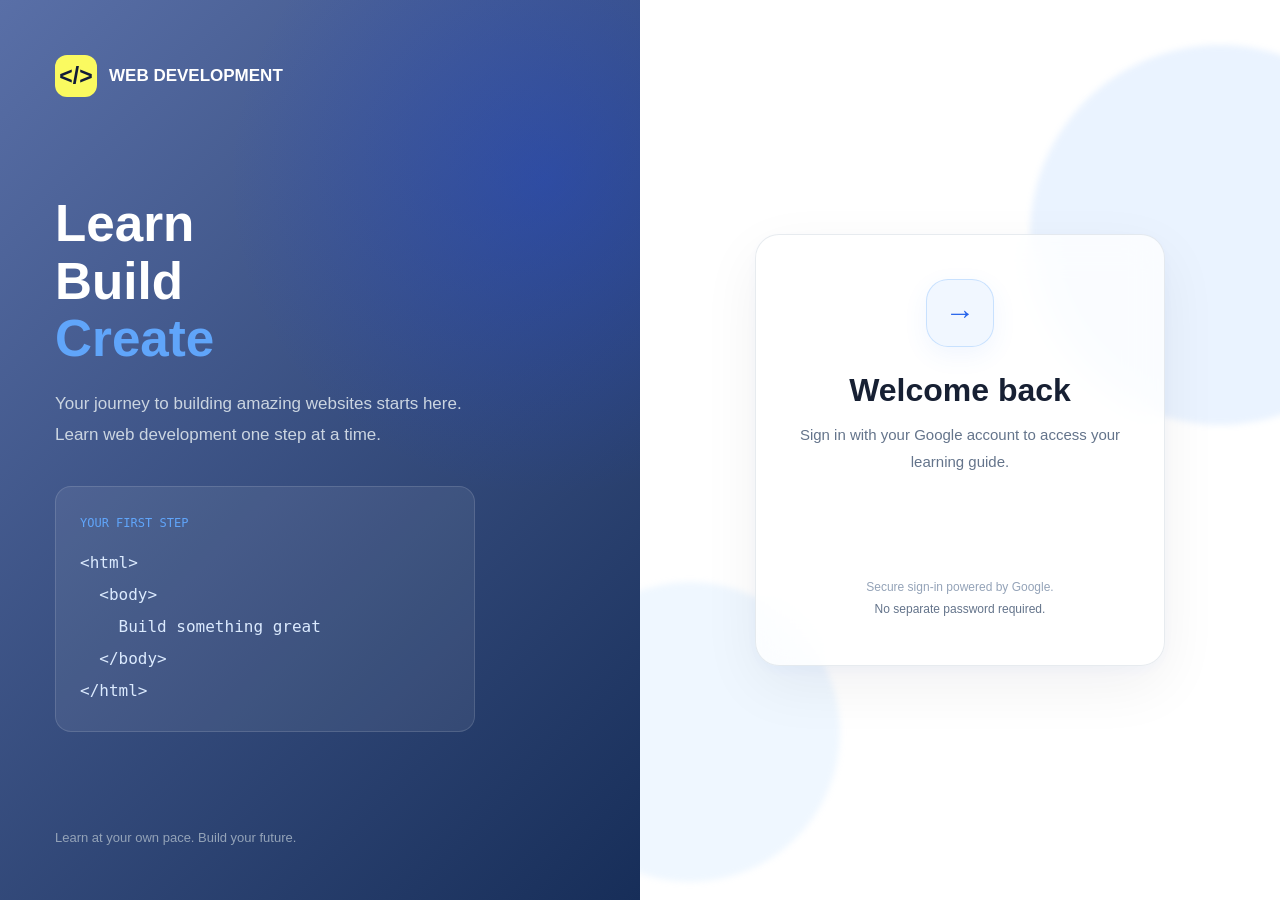
<file: fortend/index.html>
<!DOCTYPE html>
<html lang="en">
<head>
    <meta charset="UTF-8">
    <meta name="viewport" content="width=device-width, initial-scale=1.0">

    <title>Web Development Platform</title>
    <link rel="stylesheet" href="style.css">

    <style>
        .account-bar {
            display: flex;
            justify-content: flex-end;
            align-items: center;
            gap: 15px;
            padding: 12px 20px;
            flex-wrap: wrap;
        }

        #logout-button {
            padding: 9px 16px;
            border: none;
            border-radius: 6px;
            cursor: pointer;
        }

        #auth-status {
            text-align: center;
            padding: 30px;
        }

        .subscription-label {
            display: inline-flex;
            align-items: center;
            gap: 6px;
            padding: 7px 14px;
            border-radius: 20px;
            font-size: 14px;
            font-weight: 700;
        }

        .subscription-label.plan-premium {
            background: #fef3c7;
            color: #92400e;
        }

        .subscription-label.plan-free {
            background: #e5e7eb;
            color: #374151;
        }

        .phase-link {
            display: inline-flex;
            flex-direction: column;
            align-items: center;
            gap: 5px;
            text-decoration: none;
        }

        .phase-note {
            font-size: 13px;
            text-align: center;
            max-width: 180px;
        }

        #phase-3-button:disabled {
            cursor: not-allowed;
            opacity: 0.65;
        }
    </style>

    <meta name="google-site-verification"
          content="FBUoyj4_IKidOOXCP2x1PkJYMO4TX-EL75YrzxAZvPo">
</head>

<body>

    <div id="auth-status">Checking your login...</div>

    <div id="website-content" hidden>

        <div class="account-bar">
            <span id="user-name"></span>

            <span id="subscription-label"
                  class="subscription-label plan-free">
                Free Plan
            </span>

            <button id="logout-button" type="button">
                Log out
            </button>
        </div>

        <h3 id="main-title">Learn HOW TO BUILD Simple Websites...</h3>

        <section class="roadmap">
            <h2>Learning Phases</h2>

            <div class="roadmap-container">
                <div class="roadmap-item">
                    <h3>Phase 1: Turn Your Idea into a Project Brief</h3>
                    <p>Describe your website idea and let AI tranform it into a structured project breif with clear features, requirments and objectives.</p>
                </div>

                <div class="roadmap-item">
                    <h3>Phase 2: Find the Right Technology Stack</h3>
                    <p>Get AI-powered technology recommendations based on your project idea, including suitable frontend, backend, frameworks and databases.</p>
                </div>

                <div class="roadmap-item">
                    <h3>Phase 3: Generate Your Complete Project Structure</h3>
                    <p>Generate a complete project folder structure and a detailed master prompt to guide your full-stack development.</p>
                </div>

                <div class="roadmap-item">
                    <h3>Phase 4: How to integrate AI &amp; LLM into your website and combine them.</h3>
                    <p>Learn how to integrate AI and LLM technologies into your web application.</p>
                </div>
            </div>
        </section>

        <section class="buttons">
            <h2>Learning Phase</h2>

            <a href="phase1.html">
                <button class="phase-button" type="button">Phase 1</button>
            </a>

            <a href="phase-2.html">
                <button class="phase-button" type="button">Phase 2</button>
            </a>

            <div class="phase-link" id="phase-3-container">
                <a id="phase-3-link" href="phase-3.html">
                    <button id="phase-3-button"
                            class="phase-button"
                            type="button">
                        Phase 3
                    </button>
                </a>

                <span id="phase-3-note" class="phase-note" hidden></span>
            </div>

            <!-- Phase 4 button -->
            <a href="phase4.html">
                <button class="phase-button" type="button">
                    Phase 4
                </button>
            </a>

        </section>

        <footer>
            <a href="text.txt">
                <p>Mail.</p>
            </a>
        </footer>

    </div>

    <script>
        const BACKEND_URL =
            "https://web-dev-backend-g976.onrender.com";

        function userIsPremium(user) {
            return user.is_premium === true ||
                   user.is_premium === 1 ||
                   user.is_premium === "1" ||
                   user.subscription_status === "premium" ||
                   user.plan === "premium";
        }

        function showPhaseAccess(isPremium) {
            const label =
                document.getElementById("subscription-label");

            const link =
                document.getElementById("phase-3-link");

            const button =
                document.getElementById("phase-3-button");

            const note =
                document.getElementById("phase-3-note");

            if (isPremium) {
                label.textContent = "👑 Premium";
                label.classList.remove("plan-free");
                label.classList.add("plan-premium");

                button.disabled = false;
                button.textContent = "Phase 3";
                link.href = "phase-3.html";
                link.setAttribute("aria-label", "Open Phase 3");

                note.hidden = true;
            } else {
                label.textContent = "Free Plan";
                label.classList.remove("plan-premium");
                label.classList.add("plan-free");

                button.disabled = true;
                button.textContent = "Phase 3 🔒";

                // Prevent normal navigation for free users.
                link.removeAttribute("href");
                link.setAttribute(
                    "aria-label",
                    "Phase 3 requires Premium"
                );

                note.textContent = "Premium access required";
                note.hidden = false;
            }
        }

        async function checkLogin() {
            const token =
                sessionStorage.getItem("google_id_token");

            if (!token) {
                window.location.replace("login.html");
                return;
            }

            try {
                const response = await fetch(
                    BACKEND_URL + "/api/auth/google",
                    {
                        method: "POST",
                        headers: {
                            "Content-Type": "application/json"
                        },
                        body: JSON.stringify({ token: token })
                    }
                );

                const data = await response.json();

                if (!response.ok || !data.user) {
                    throw new Error("Login verification failed");
                }

                const user = data.user;

                document.getElementById("user-name").textContent =
                    "Welcome, " + (user.name || "Learner");

                showPhaseAccess(userIsPremium(user));

                document.getElementById("auth-status").hidden = true;
                document.getElementById("website-content").hidden = false;

            } catch (error) {
                console.error("Authentication check failed:", error);

                sessionStorage.removeItem("google_id_token");

                document.getElementById("auth-status").textContent =
                    "Unable to verify your login. Please sign in again.";

                setTimeout(() => {
                    window.location.replace("login.html");
                }, 1500);
            }
        }

        document.getElementById("logout-button").addEventListener(
            "click",
            function () {
                sessionStorage.removeItem("google_id_token");
                window.location.replace("login.html");
            }
        );

        checkLogin();
    </script>

</body>
</html>
</file>
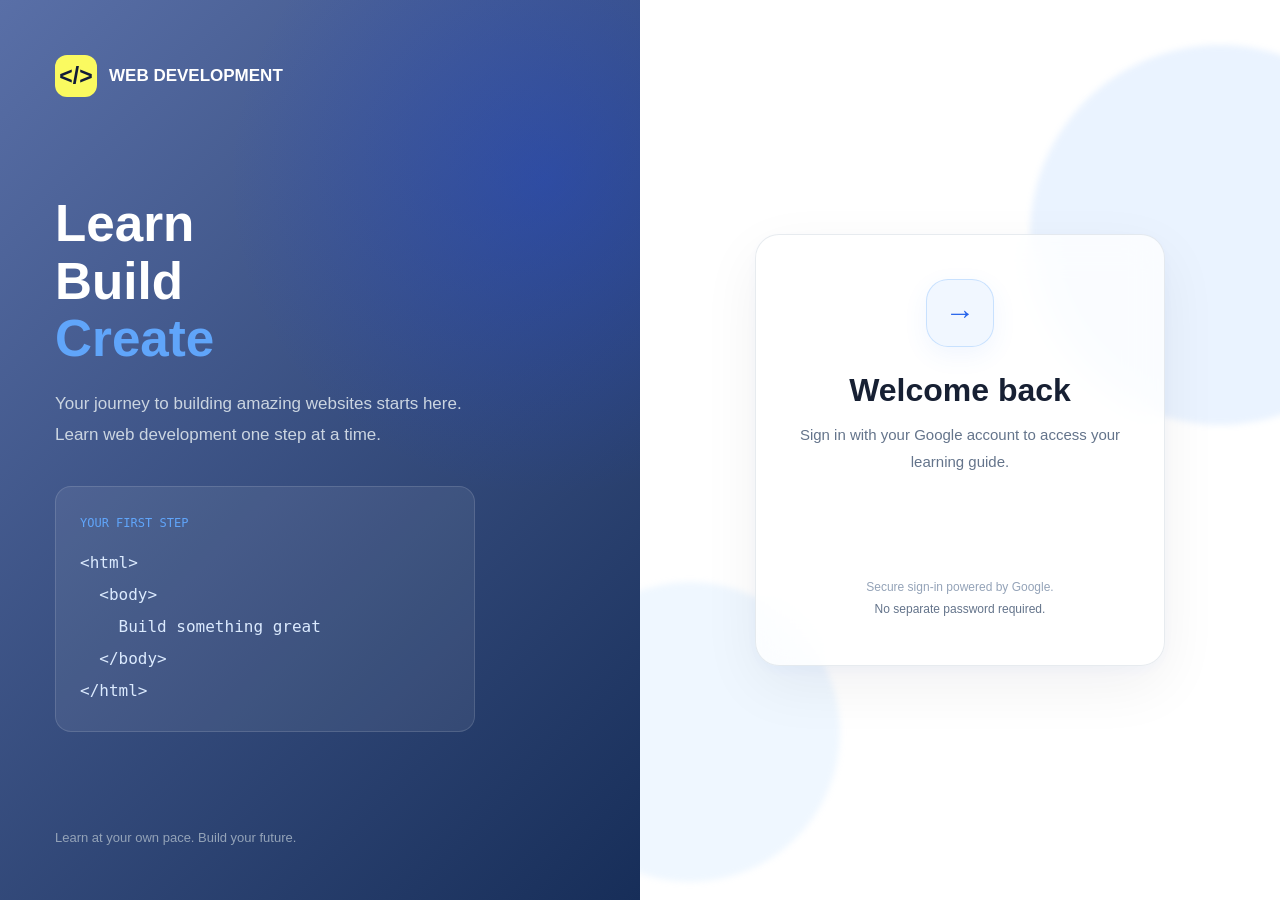
<file: fortend/login.html>
<!DOCTYPE html>
<html lang="en">
<head>
    <meta charset="UTF-8">
    <meta name="viewport" content="width=device-width, initial-scale=1.0">

    <title>Login | Web Development Platform</title>

    <script src="https://accounts.google.com/gsi/client"
            async defer></script>
            
    <style>
        * {
            box-sizing: border-box;
            margin: 0;
            padding: 0;
        }

        body {
            min-height: 100vh;
            font-family: Arial, sans-serif;
            background: #2d32c6;
        }

        .container {
            display: flex;
            min-height: 100vh;
        }

        /* LEFT DESIGN */
        .left-panel {
            width: 50%;
            min-height: 100vh;
            padding: 55px;
            display: flex;
            flex-direction: column;
            justify-content: space-between;
            color: white;

            background:
                radial-gradient(
                    circle at 85% 20%,
                    rgba(25, 68, 223, 0.35),
                    transparent 35%
                ),
                linear-gradient(135deg, #596fa7, #172e59);

            overflow: hidden;
        }

        .brand {
            display: flex;
            align-items: center;
            gap: 12px;
            font-size: 17px;
            font-weight: bold;
        }

        .brand-icon {
            width: 42px;
            height: 42px;
            display: flex;
            align-items: center;
            justify-content: center;
            border-radius: 12px;
            background: #fafa60;
            color: #101b38;
            font-size: 23px;
            font-weight: bold;
        }

        .hero h1 {
            font-size: clamp(38px, 4vw, 60px);
            line-height: 1.12;
            margin-bottom: 22px;
        }

        .hero h1 span {
            color: #60a5fa;
        }

        .hero p {
            color: #cbd5e1;
            font-size: 17px;
            line-height: 1.8;
            max-width: 430px;
        }

        .code-card {
            max-width: 420px;
            margin-top: 35px;
            padding: 24px;

            border: 1px solid rgba(255, 255, 255, 0.13);
            border-radius: 16px;
            background: rgba(255, 255, 255, 0.07);

            font-family: Consolas, monospace;
            line-height: 2;
            color: #dbeafe;
        }

        .code-heading {
            color: #60a5fa;
            font-size: 12px;
            margin-bottom: 12px;
        }

        .footer {
            color: #94a3b8;
            font-size: 13px;
        }

        /* RIGHT LOGIN PANEL */
        .right-panel {
            width: 50%;
            min-height: 100vh;
            padding: 35px;

            display: flex;
            align-items: center;
            justify-content: center;

            /* Keep the white background */
            background: #ffffff;

            /* Needed for transparent layers */
            position: relative;
            isolation: isolate;
            overflow: hidden;
        }

        /* Large soft blue transparent layer */
        .right-panel::before {
            content: "";
            position: absolute;

            width: 380px;
            height: 380px;

            top: 5%;
            right: -130px;

            border-radius: 50%;

            background: rgba(96, 165, 250, 0.13);
            filter: blur(3px);

            z-index: -1;
            pointer-events: none;
        }

        /* Second transparent layer */
        .right-panel::after {
            content: "";
            position: absolute;

            width: 300px;
            height: 300px;

            bottom: 2%;
            left: -100px;

            border-radius: 50%;

            background: rgba(147, 197, 253, 0.15);
            filter: blur(3px);

            z-index: -1;
            pointer-events: none;
        }

        /* Glass-style login card */
        .login-box {
            width: 100%;
            max-width: 410px;
            padding: 44px 32px;

            text-align: center;

            background: rgba(255, 255, 255, 0.76);
            border: 1px solid rgba(148, 163, 184, 0.22);
            border-radius: 24px;

            box-shadow:
                0 20px 60px rgba(15, 23, 42, 0.06),
                0 4px 15px rgba(59, 130, 246, 0.04);

            backdrop-filter: blur(18px);
            -webkit-backdrop-filter: blur(18px);
        }

        .login-icon {
            width: 68px;
            height: 68px;

            margin: 0 auto 25px;

            display: flex;
            align-items: center;
            justify-content: center;

            border-radius: 22px;

            background: rgba(239, 246, 255, 0.85);
            border: 1px solid rgba(191, 219, 254, 0.8);

            color: #2563eb;
            font-size: 30px;

            box-shadow:
                0 8px 25px rgba(59, 130, 246, 0.08);
        }

        .login-box h2 {
            color: #172033;
            font-size: 32px;
            margin-bottom: 12px;
        }

        .subtitle {
            color: #64748b;
            font-size: 15px;
            line-height: 1.8;
            margin-bottom: 32px;
        }

        .google-button {
            display: flex;
            justify-content: center;
            width: 100%;
        }

        #status {
            min-height: 22px;
            margin-top: 20px;
            color: #dc2626;
            font-size: 14px;
            overflow-wrap: anywhere;
        }

        .privacy {
            margin-top: 28px;
            color: #94a3b8;
            font-size: 12px;
            line-height: 1.8;
        }

        .privacy span {
            color: #64748b;
        }

        /* MOBILE RESPONSIVENESS */
        @media (max-width: 760px) {
            .container {
                flex-direction: column;
            }

            .left-panel,
            .right-panel {
                width: 100%;
                min-height: auto;
            }

            .left-panel {
                padding: 30px 25px;
                gap: 35px;
            }

            .hero h1 {
                font-size: 38px;
            }

            .hero p {
                font-size: 15px;
            }

            .code-card,
            .footer {
                display: none;
            }

            .right-panel {
                flex: 1;
                padding: 45px 20px;
            }

            .login-box {
                max-width: 420px;
                padding: 35px 22px;
            }

            .login-box h2 {
                font-size: 28px;
            }

            .right-panel::before {
                width: 250px;
                height: 250px;
                right: -100px;
            }

            .right-panel::after {
                width: 220px;
                height: 220px;
                left: -100px;
            }
        }
    </style>
</head>

<body>

<div class="container">

    <!-- LEFT HALF: DESIGN -->
    <section class="left-panel">

        <div class="brand">
            <div class="brand-icon">&lt;/&gt;</div>
            <span>WEB DEVELOPMENT</span>
        </div>

        <div class="hero">
            <h1>
                Learn<br>
                Build<br>
                <span>Create</span>
            </h1>

            <p>
                Your journey to building amazing websites
                starts here. Learn web development one
                step at a time.
            </p>

            <div class="code-card">
                <div class="code-heading">YOUR FIRST STEP</div>
                <div>&lt;html&gt;</div>
                <div>&nbsp;&nbsp;&lt;body&gt;</div>
                <div>&nbsp;&nbsp;&nbsp;&nbsp;Build something great</div>
                <div>&nbsp;&nbsp;&lt;/body&gt;</div>
                <div>&lt;/html&gt;</div>
            </div>
        </div>

        <div class="footer">
            Learn at your own pace. Build your future.
        </div>

    </section>

    <!-- RIGHT HALF: LOGIN -->
    <section class="right-panel">

        <div class="login-box">

            <div class="login-icon">&#8594;</div>

            <h2>Welcome back</h2>

            <p class="subtitle">
                Sign in with your Google account
                to access your learning guide.
            </p>

            <div id="g_id_onload"
                 data-client_id="127379961848-c8en5st97fhtqvqrr6qe57pqpr9p4s7i.apps.googleusercontent.com"
                 data-callback="handleGoogleLogin"
                 data-auto_prompt="false">
            </div>

            <div class="google-button">
                <div class="g_id_signin"
                     data-type="standard"
                     data-size="large"
                     data-theme="outline"
                     data-text="continue_with"
                     data-shape="rectangular">
                </div>
            </div>

            <div id="status" role="status"></div>

            <p class="privacy">
                Secure sign-in powered by Google.<br>
                <span>No separate password required.</span>
            </p>

        </div>

    </section>

</div>

<script>
    async function handleGoogleLogin(response) {
        const status = document.getElementById("status");

        status.style.color = "#64748b";
        status.textContent = "Signing you in...";

        try {
            const result = await fetch(
                "https://web-dev-backend-g976.onrender.com/api/auth/google",
                {
                    method: "POST",
                    headers: {
                        "Content-Type": "application/json"
                    },
                    body: JSON.stringify({
                        token: response.credential
                    })
                }
            );

            const data = await result.json();

            if (!result.ok) {
                throw new Error(
                    data.error || "Google login failed."
                );
            }
            
            sessionStorage.setItem(
                "google_id_token",
                response.credential
            );

            window.location.href = "index.html";

        } catch (error) {
            console.error("Login error:", error);

            status.style.color = "#dc2626";
            status.textContent =
                "Login failed. Please try again.";
        }
    }
</script>

</body>
</html>
</file>
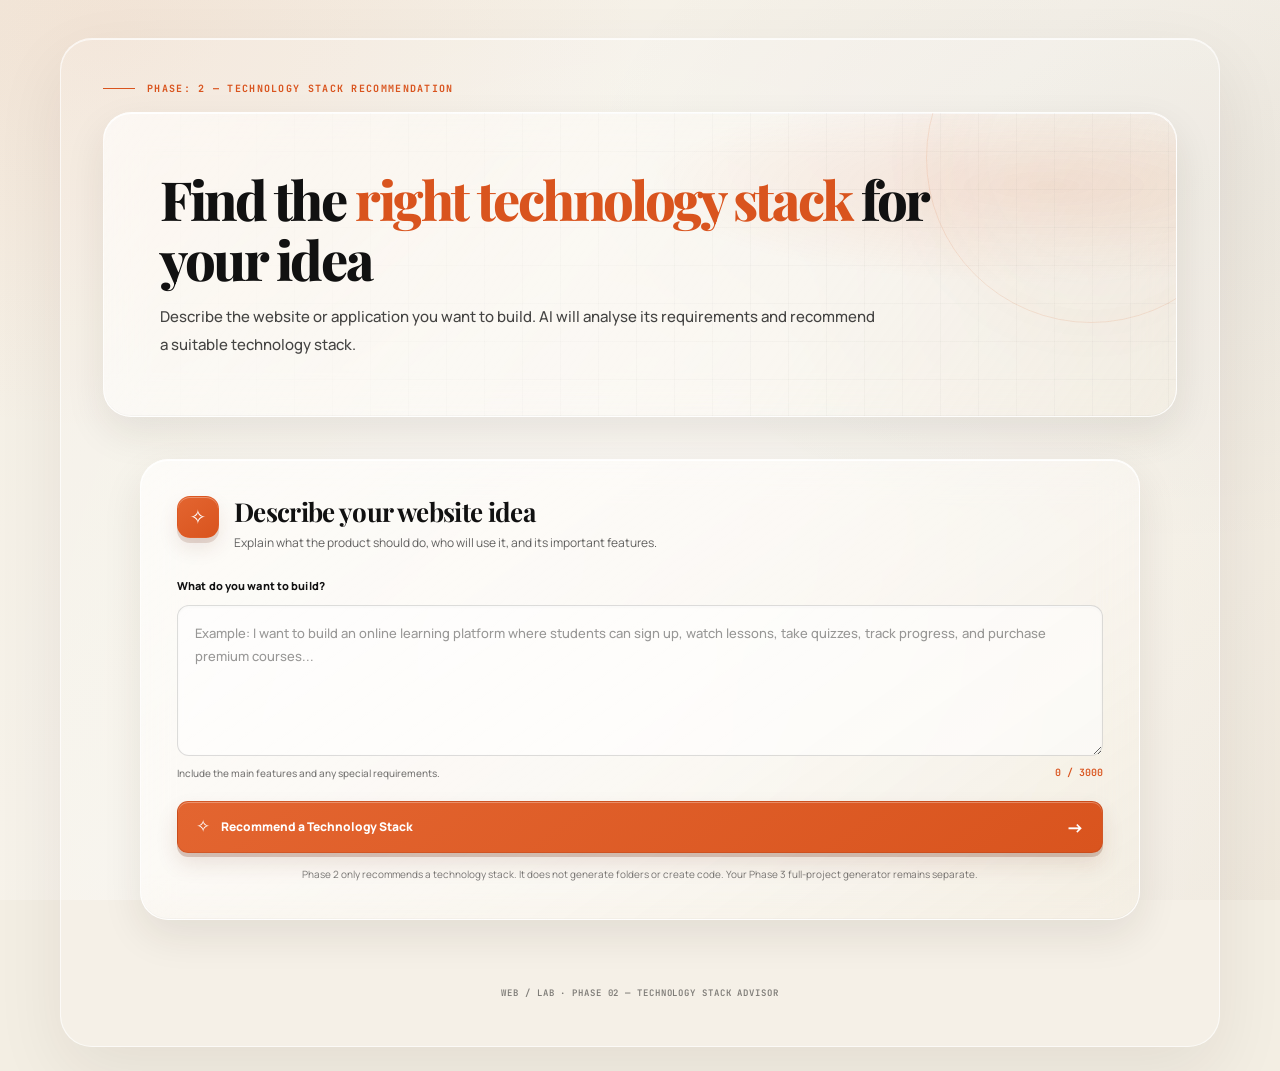
<file: fortend/phase-2.html>
<!DOCTYPE html>
<html lang="en">
<head>
  <meta charset="UTF-8">
  <meta name="viewport" content="width=device-width, initial-scale=1.0">
  <meta name="description" content="Get an AI-powered technology stack recommendation for your website or application idea.">
  <title>Phase 2 — Technology Stack Advisor | WEB / LAB</title>

  <link rel="preconnect" href="https://fonts.googleapis.com">
  <link rel="preconnect" href="https://fonts.gstatic.com" crossorigin>
  <link href="https://fonts.googleapis.com/css2?family=JetBrains+Mono:wght@500;600;700&family=Manrope:wght@400;500;600;700;800&family=Playfair+Display:wght@600;700;800&display=swap" rel="stylesheet">

  <link rel="stylesheet" href="./phase-2.css">
  <script src="./phase-2.js" defer></script>
</head>

<body>
  <main class="page">

    <h2>PHASE: 2 — TECHNOLOGY STACK RECOMMENDATION</h2>

    <!-- HERO -->
    <section class="hero">
      <h1>Find the <span>right technology stack</span> for your idea</h1>
      <p>
        Describe the website or application you want to build.
        AI will analyse its requirements and recommend a suitable
        technology stack.
      </p>
    </section>


    <!-- PROJECT IDEA FORM -->
    <section class="idea-section">

      <div class="idea-heading">
        <span class="idea-icon" aria-hidden="true">✧</span>

        <div>
          <h2>Describe your website idea</h2>
          <p>
            Explain what the product should do, who will use it,
            and its important features.
          </p>
        </div>
      </div>


      <form id="ideaForm">

        <label for="websiteIdea" class="input-label">
          What do you want to build?
        </label>

        <textarea
          id="websiteIdea"
          name="websiteIdea"
          rows="5"
          maxlength="3000"
          required
          placeholder="Example: I want to build an online learning platform where students can sign up, watch lessons, take quizzes, track progress, and purchase premium courses..."
        ></textarea>


        <div class="input-footer">
          <span>
            Include the main features and any special requirements.
          </span>

          <span id="characterCount">0 / 3000</span>
        </div>


        <button
          type="submit"
          id="recommendButton"
          class="generate-button"
        >
          <span aria-hidden="true">✧</span>

          <span id="buttonText">
            Recommend a Technology Stack
          </span>

          <span class="button-arrow" aria-hidden="true">→</span>
        </button>


        <p class="privacy-note">
          Phase 2 only recommends a technology stack. It does not
          generate folders or create code. Your Phase 3 full-project
          generator remains separate.
        </p>


        <p
          id="errorMessage"
          class="error-message"
          role="alert"
          hidden
        ></p>

      </form>
    </section>


    <!-- RECOMMENDATION RESULT AREA -->
    <section
      id="resultSection"
      class="panel result-panel"
      hidden
      aria-busy="false"
      aria-live="polite"
    >

      <!-- RESULT HEADER -->
      <div class="panel-heading">

        <div class="heading-icon" aria-hidden="true">
          ✨
        </div>

        <div class="heading-text">
          <h2 id="recommendedStackTitle">
            Recommended technology stack
          </h2>

          <p id="resultSummary">
            Your recommendation will appear here.
          </p>
        </div>

        <span class="ai-badge">
          AI recommendation
        </span>

      </div>


      <!-- =========================================
           SKELETON LOADING STATE
           Visible only while Gemini is processing.
           ========================================= -->

      <div
        id="recommendationSkeleton"
        class="recommendation-skeleton"
        hidden
      >

        <!-- Loading status -->
        <div
          class="skeleton-status"
          role="status"
          aria-live="polite"
        >

          <span class="skeleton-spinner" aria-hidden="true">
            <span></span>
          </span>

          <span class="skeleton-status-copy">
            <strong>Analysing your idea</strong>

            <small>
              Comparing features, project complexity,
              and data requirements. Keep this page open.
            </small>
          </span>

          <span class="skeleton-stage">
            AI REVIEW IN PROGRESS
          </span>

        </div>


        <!-- Primary recommended stack skeleton -->
        <article class="skeleton-primary" aria-hidden="true">

          <span class="skeleton-bar skeleton-kicker"></span>

          <span class="skeleton-bar skeleton-primary-title"></span>

          <span class="skeleton-bar skeleton-primary-copy"></span>

          <span class="skeleton-bar skeleton-primary-copy skeleton-primary-copy-short"></span>

        </article>


        <!-- Frontend / Backend / Database / Complexity skeleton -->
        <div class="skeleton-grid" aria-hidden="true">

          <article class="skeleton-card">
            <span class="skeleton-bar skeleton-card-label"></span>
            <span class="skeleton-bar skeleton-card-title"></span>
            <span class="skeleton-bar skeleton-card-copy"></span>
          </article>

          <article class="skeleton-card">
            <span class="skeleton-bar skeleton-card-label"></span>
            <span class="skeleton-bar skeleton-card-title"></span>
            <span class="skeleton-bar skeleton-card-copy"></span>
          </article>

          <article class="skeleton-card">
            <span class="skeleton-bar skeleton-card-label"></span>
            <span class="skeleton-bar skeleton-card-title"></span>
            <span class="skeleton-bar skeleton-card-copy"></span>
          </article>

          <article class="skeleton-card">
            <span class="skeleton-bar skeleton-card-label"></span>
            <span class="skeleton-bar skeleton-card-title"></span>
            <span class="skeleton-bar skeleton-card-copy"></span>
          </article>

        </div>


        <!-- Strengths / Trade-offs skeleton -->
        <div class="skeleton-grid skeleton-grid-bottom" aria-hidden="true">

          <article class="skeleton-card skeleton-list-card">
            <span class="skeleton-bar skeleton-card-title"></span>
            <span class="skeleton-bar skeleton-list-line"></span>
            <span class="skeleton-bar skeleton-list-line"></span>
            <span class="skeleton-bar skeleton-list-line skeleton-list-line-short"></span>
          </article>

          <article class="skeleton-card skeleton-list-card">
            <span class="skeleton-bar skeleton-card-title"></span>
            <span class="skeleton-bar skeleton-list-line"></span>
            <span class="skeleton-bar skeleton-list-line"></span>
            <span class="skeleton-bar skeleton-list-line skeleton-list-line-short"></span>
          </article>

        </div>


        <!-- Alternative stack skeleton -->
        <article
          class="skeleton-card skeleton-wide-card"
          aria-hidden="true"
        >
          <span class="skeleton-bar skeleton-card-title"></span>
          <span class="skeleton-bar skeleton-list-line"></span>
        </article>


        <!-- Suggested next steps skeleton -->
        <article
          class="skeleton-card skeleton-wide-card skeleton-steps-card"
          aria-hidden="true"
        >
          <span class="skeleton-bar skeleton-card-title"></span>
          <span class="skeleton-bar skeleton-list-line"></span>
          <span class="skeleton-bar skeleton-list-line skeleton-list-line-short"></span>
        </article>

      </div>


      <!-- =========================================
           ACTUAL GEMINI RECOMMENDATION
           Hidden until a successful API response.
           ========================================= -->

      <div id="recommendationContent" hidden>

        <!-- Main recommendation -->
        <article class="recommendation-primary">

          <p class="recommendation-eyebrow">
            BEST MATCH FOR YOUR IDEA
          </p>

          <h3 id="stackName">—</h3>

          <p id="stackFullName">—</p>

          <p id="whyRecommended">—</p>

        </article>


        <!-- Technology cards -->
        <div class="recommendation-grid">

          <article class="recommendation-card">
            <h3>Frontend</h3>
            <p id="frontendTechnology">—</p>
          </article>

          <article class="recommendation-card">
            <h3>Backend</h3>
            <p id="backendTechnology">—</p>
          </article>

          <article class="recommendation-card">
            <h3>Database</h3>
            <p id="databaseTechnology">—</p>
            <p id="databaseReason" class="recommendation-muted"></p>
          </article>

          <article class="recommendation-card">
            <h3>Project complexity</h3>
            <p id="complexityLevel">—</p>
          </article>

        </div>


        <!-- Strengths and trade-offs -->
        <div class="recommendation-columns">

          <article class="recommendation-card">
            <h3>Why this stack fits</h3>
            <ul id="strengthsList"></ul>
          </article>

          <article class="recommendation-card">
            <h3>Trade-offs to understand</h3>
            <ul id="tradeoffsList"></ul>
          </article>

        </div>


        <!-- Alternative -->
        <article class="recommendation-alternative">

          <h3>Alternative worth considering</h3>

          <strong id="alternativeStackName">—</strong>

          <p id="alternativeReason">—</p>

        </article>


        <!-- Next steps -->
        <article class="recommendation-next-steps">

          <h3>Suggested next steps</h3>

          <ol id="nextStepsList"></ol>

        </article>

      </div>
    </section>


    <footer class="page-footer">
      WEB / LAB · PHASE 02 — TECHNOLOGY STACK ADVISOR
    </footer>

  </main>
</body>
</html>
</file>
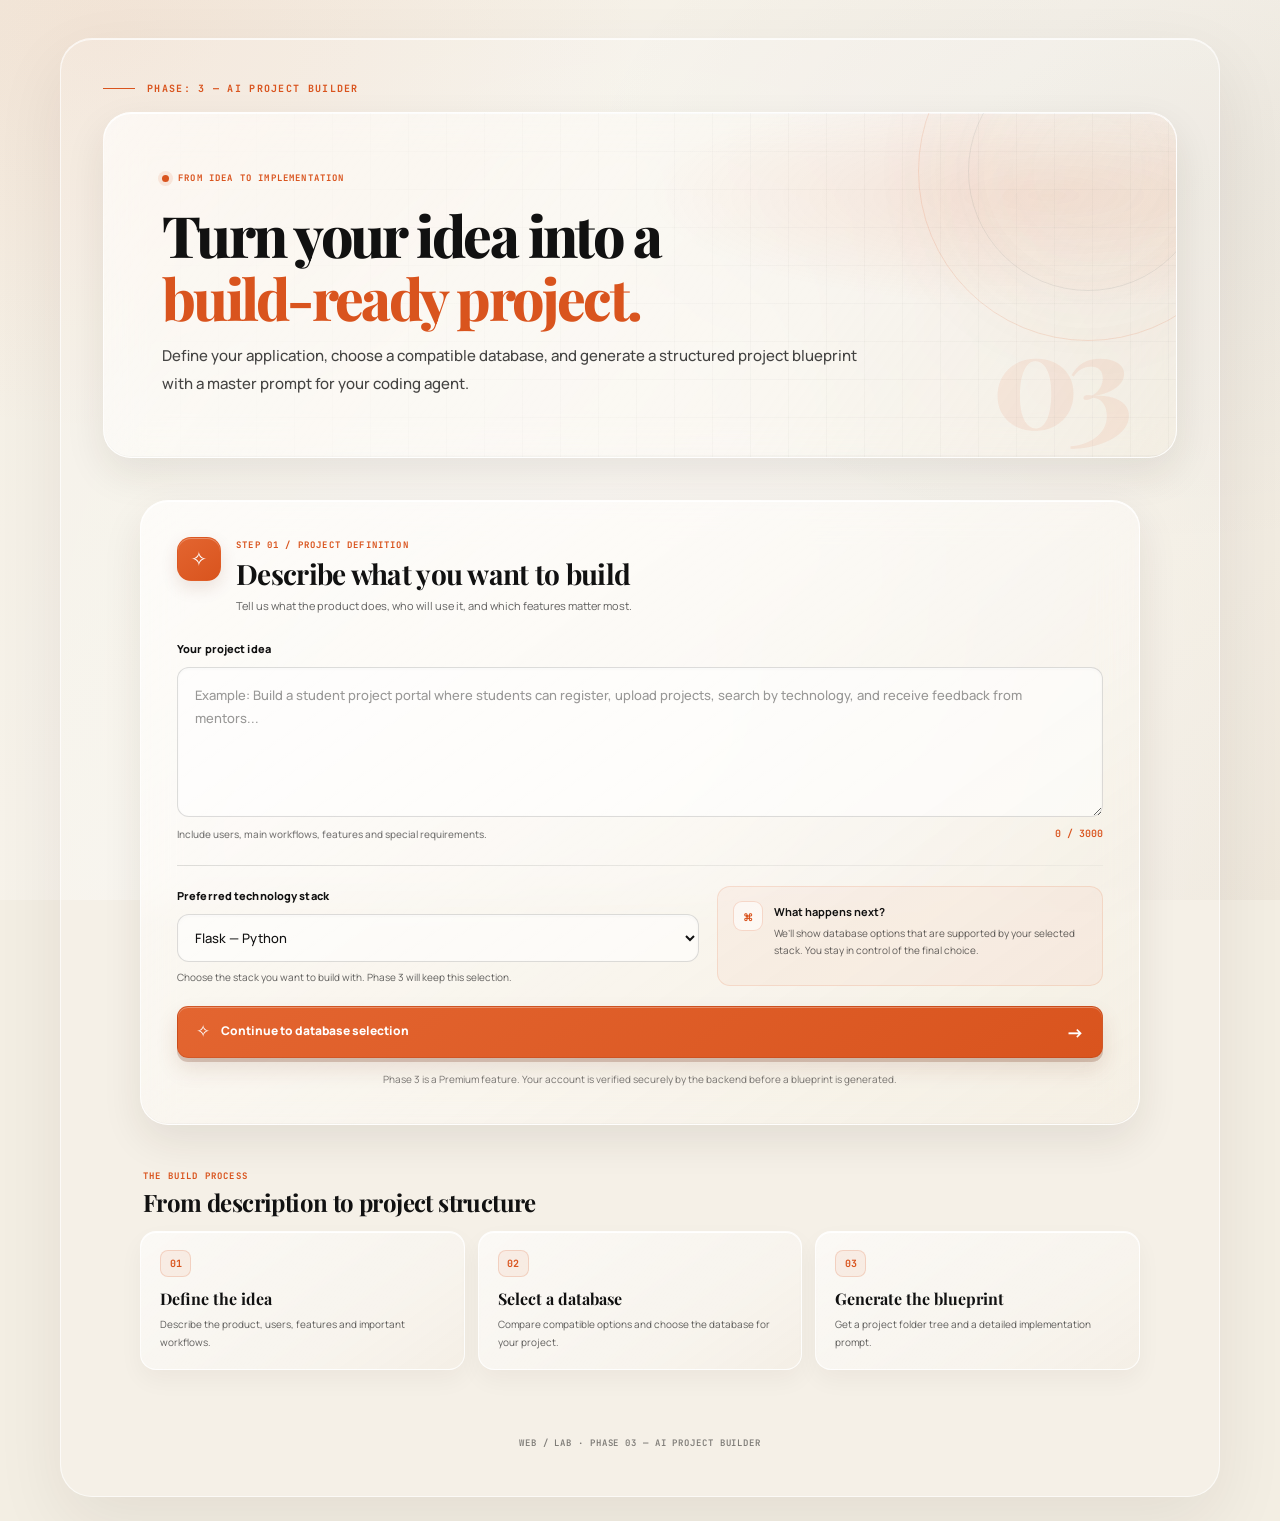
<file: fortend/phase-3.html>
<!DOCTYPE html>
<html lang="en">
<head>
  <meta charset="UTF-8">
  <meta name="viewport" content="width=device-width, initial-scale=1.0">
  <meta name="theme-color" content="#F3EEE3">
  <title>Phase 3 — AI Project Builder | WEB / LAB</title>
  <link rel="preconnect" href="https://fonts.googleapis.com">
  <link rel="preconnect" href="https://fonts.gstatic.com" crossorigin>
  <link href="https://fonts.googleapis.com/css2?family=JetBrains+Mono:wght@500;600;700&family=Manrope:wght@400;500;600;700;800&family=Playfair+Display:wght@600;700;800&display=swap" rel="stylesheet">
  <link rel="stylesheet" href="./phase-3.css">
  <script src="./phase-3.js" defer></script>
</head>
<body>
  <main class="page">
    <p class="phase-marker">PHASE: 3 — AI PROJECT BUILDER</p>

    <header class="hero">
      <span class="hero-kicker"><span class="kicker-dot"></span> FROM IDEA TO IMPLEMENTATION</span>
      <h1>Turn your idea into a <span>build-ready project.</span></h1>
      <p>Define your application, choose a compatible database, and generate a structured project blueprint with a master prompt for your coding agent.</p>
      <div class="hero-orbit hero-orbit-one" aria-hidden="true"></div>
      <div class="hero-orbit hero-orbit-two" aria-hidden="true"></div>
      <div class="hero-grid-mark" aria-hidden="true">03</div>
    </header>

    <section class="idea-section" aria-labelledby="ideaTitle">
      <div class="section-heading">
        <span class="heading-icon" aria-hidden="true">✧</span>
        <div class="heading-copy">
          <span class="section-kicker">STEP 01 / PROJECT DEFINITION</span>
          <h2 id="ideaTitle">Describe what you want to build</h2>
          <p>Tell us what the product does, who will use it, and which features matter most.</p>
        </div>
      </div>

      <form id="ideaForm">
        <label class="input-label" for="websiteIdea">Your project idea</label>
        <textarea id="websiteIdea" name="websiteIdea" maxlength="3000" minlength="10" required
          placeholder="Example: Build a student project portal where students can register, upload projects, search by technology, and receive feedback from mentors..."></textarea>
        <div class="input-footer">
          <span>Include users, main workflows, features and special requirements.</span>
          <span id="charCount">0 / 3000</span>
        </div>

        <div class="field-divider"></div>
        <div class="field-grid">
          <div class="field-group">
            <label class="input-label" for="framework">Preferred technology stack</label>
            <select id="framework" name="framework">
              <option value="mern">MERN — MongoDB · Express · React · Node.js</option>
              <option value="mean">MEAN — MongoDB · Express · Angular · Node.js</option>
              <option value="django">Django — Python</option>
              <option value="lamp">LAMP — Linux · Apache · MySQL · PHP</option>
              <option value="flask" selected>Flask — Python</option>
              <option value="spring">Spring Boot — Java</option>
            </select>
            <p class="field-hint">Choose the stack you want to build with. Phase 3 will keep this selection.</p>
          </div>
          <div class="field-note">
            <span class="field-note-icon" aria-hidden="true">⌘</span>
            <div>
              <strong>What happens next?</strong>
              <p>We’ll show database options that are supported by your selected stack. You stay in control of the final choice.</p>
            </div>
          </div>
        </div>

        <button class="generate-button" type="submit" id="continueButton">
          <span aria-hidden="true">✧</span>
          <span>Continue to database selection</span>
          <span class="button-arrow" aria-hidden="true">→</span>
        </button>
        <p class="privacy-note">Phase 3 is a Premium feature. Your account is verified securely by the backend before a blueprint is generated.</p>
        <p id="formError" class="error-message" role="alert" hidden></p>
      </form>
    </section>

    <section class="workflow-section" aria-label="Phase 3 workflow">
      <div class="workflow-heading">
        <span class="section-kicker">THE BUILD PROCESS</span>
        <h2>From description to project structure</h2>
      </div>
      <div class="workflow-grid">
        <article class="workflow-card">
          <span class="workflow-number">01</span>
          <h3>Define the idea</h3>
          <p>Describe the product, users, features and important workflows.</p>
        </article>
        <article class="workflow-card">
          <span class="workflow-number">02</span>
          <h3>Select a database</h3>
          <p>Compare compatible options and choose the database for your project.</p>
        </article>
        <article class="workflow-card">
          <span class="workflow-number">03</span>
          <h3>Generate the blueprint</h3>
          <p>Get a project folder tree and a detailed implementation prompt.</p>
        </article>
      </div>
    </section>

    <section id="resultSection" class="result-panel" hidden aria-live="polite" aria-busy="false">
      <div class="panel-heading">
        <span class="heading-icon result-heading-icon" aria-hidden="true">✧</span>
        <div class="heading-copy">
          <span class="section-kicker">STEP 03 / GENERATED OUTPUT</span>
          <h2 id="resultTitle" tabindex="-1">Your project blueprint</h2>
          <p id="resultSubtitle">Your project structure and coding-agent prompt will appear here.</p>
        </div>
        <span class="result-badge">PHASE 03 OUTPUT</span>
      </div>

      <div id="generationSkeleton" class="generation-skeleton" hidden>
        <div class="loading-status" role="status" aria-live="polite">
          <span class="loading-spinner" aria-hidden="true"></span>
          <span class="loading-status-copy">
            <strong>Building your project blueprint</strong>
            <small>Organising folders, files and implementation requirements. Keep this page open.</small>
          </span>
          <span class="loading-label">AI BUILD IN PROGRESS</span>
          <button id="cancelGenerationBtn" class="loading-cancel" type="button">Cancel</button>
        </div>
        <div class="skeleton-overview">
          <span class="skeleton-line skeleton-overview-title"></span>
          <span class="skeleton-line skeleton-overview-copy"></span>
          <span class="skeleton-line skeleton-overview-copy short"></span>
        </div>
        <div class="skeleton-output-grid">
          <div class="skeleton-output-card">
            <div class="skeleton-card-header"><span class="skeleton-line short"></span><span class="skeleton-pill"></span></div>
            <span class="skeleton-line tree-line w-80"></span>
            <span class="skeleton-line tree-line w-64"></span>
            <span class="skeleton-line tree-line w-72"></span>
            <span class="skeleton-line tree-line w-54"></span>
            <span class="skeleton-line tree-line w-76"></span>
            <span class="skeleton-line tree-line w-60"></span>
          </div>
          <div class="skeleton-output-card">
            <div class="skeleton-card-header"><span class="skeleton-line short"></span><span class="skeleton-pill"></span></div>
            <span class="skeleton-line w-90"></span>
            <span class="skeleton-line w-82"></span>
            <span class="skeleton-line w-74"></span>
            <span class="skeleton-line w-88"></span>
            <span class="skeleton-line w-66"></span>
            <span class="skeleton-line w-78"></span>
          </div>
        </div>
      </div>

      <div id="generationError" class="generation-error" role="alert" hidden>
        <strong>We couldn't finish this blueprint.</strong>
        <p id="generationErrorText"></p>
        <div class="error-actions">
          <button id="retryButton" class="secondary-button" type="button">Try again</button>
          <button id="changeDatabaseButton" class="text-button" type="button">Change database</button>
        </div>
      </div>

      <div id="resultContent" hidden>
        <article class="blueprint-overview">
          <div class="overview-topline">
            <span class="overview-label">PROJECT OVERVIEW</span>
            <span id="stackBadge" class="stack-badge">—</span>
          </div>
          <h3 id="resultProjectName">Project blueprint</h3>
          <p id="projectSummary"></p>
        </article>

        <div class="result-meta-grid">
          <article class="meta-card">
            <span class="meta-label">SELECTED DATABASE</span>
            <strong id="databaseResult">—</strong>
          </article>
          <article class="meta-card">
            <span class="meta-label">PROJECT ROOT</span>
            <strong id="rootName">—</strong>
          </article>
          <article class="meta-card">
            <span class="meta-label">STRUCTURE SUMMARY</span>
            <strong id="structureStats">—</strong>
          </article>
        </div>

        <div class="output-grid">
          <section class="output-card" aria-labelledby="treeTitle">
            <div class="output-card-header">
              <div>
                <span class="output-kicker">01 / ARCHITECTURE</span>
                <h3 id="treeTitle">Project folder structure</h3>
                <p>Organised folders and files for your selected stack.</p>
              </div>
              <button id="copyTreeBtn" class="secondary-button" type="button">Copy structure</button>
            </div>
            <pre id="generatedTree" class="tree-output" tabindex="0" aria-label="Generated project folder tree"></pre>
            <p class="output-footnote">Folder paths are grouped hierarchically. Files and folders are shown separately.</p>
          </section>

          <section class="output-card prompt-card" aria-labelledby="promptTitle">
            <div class="output-card-header">
              <div>
                <span class="output-kicker">02 / IMPLEMENTATION</span>
                <h3 id="promptTitle">Master prompt</h3>
                <p>Give this specification to your coding agent.</p>
              </div>
              <button id="copyPromptBtn" class="secondary-button" type="button">Copy prompt</button>
            </div>
            <textarea id="codingPrompt" class="prompt-output" readonly spellcheck="false" aria-label="Generated coding-agent master prompt"></textarea>
            <p class="output-footnote">Review the requirements and adjust the prompt before running your coding agent.</p>
          </section>
        </div>

        <div class="result-actions">
          <p id="statusMessage" class="status-message" role="status">Blueprint generated successfully.</p>
          <div class="result-action-buttons">
            <button id="changeDatabaseResultButton" class="text-button" type="button">Change database</button>
            <button id="startOverBtn" class="secondary-button" type="button">Build another project <span aria-hidden="true">↗</span></button>
          </div>
        </div>
      </div>
    </section>

    <footer class="page-footer">WEB / LAB · PHASE 03 — AI PROJECT BUILDER</footer>
  </main>

  <div id="databaseModal" class="modal-backdrop" hidden>
    <section class="database-dialog" role="dialog" aria-modal="true" aria-labelledby="databaseTitle" aria-describedby="databaseIntro" tabindex="-1">
      <button id="closeModalBtn" class="modal-close" type="button" aria-label="Close database selection">×</button>
      <span class="section-kicker">STEP 02 / DATABASE SELECTION</span>
      <h2 id="databaseTitle">Choose the database for your project</h2>
      <p id="databaseIntro" class="modal-intro">Choose a database that suits the data and workflows in your application. You can change this selection before generating.</p>
      <div class="selected-stack-strip">
        <span class="stack-strip-icon" aria-hidden="true">⌘</span>
        <span>Selected stack</span>
        <strong id="selectedFrameworkName">—</strong>
      </div>
      <div id="databaseRecommendation" class="database-recommendation" hidden>
        <span class="recommendation-mark" aria-hidden="true">✧</span>
        <div><strong id="databaseRecommendationTitle">Suggested for your idea</strong><p id="databaseRecommendationReason"></p></div>
      </div>
      <fieldset class="database-fieldset">
        <legend>Available databases</legend>
        <div id="databaseCards" class="database-grid"></div>
      </fieldset>
      <div class="modal-footer">
        <p id="databaseNote">You can change your selection before generation.</p>
        <button id="generateBtn" class="generate-button modal-generate-button" type="button">
          <span aria-hidden="true">✧</span>
          <span id="generateButtonText">Generate project blueprint</span>
          <span class="button-arrow" aria-hidden="true">→</span>
        </button>
      </div>
    </section>
  </div>
</body>
</html>
</file>
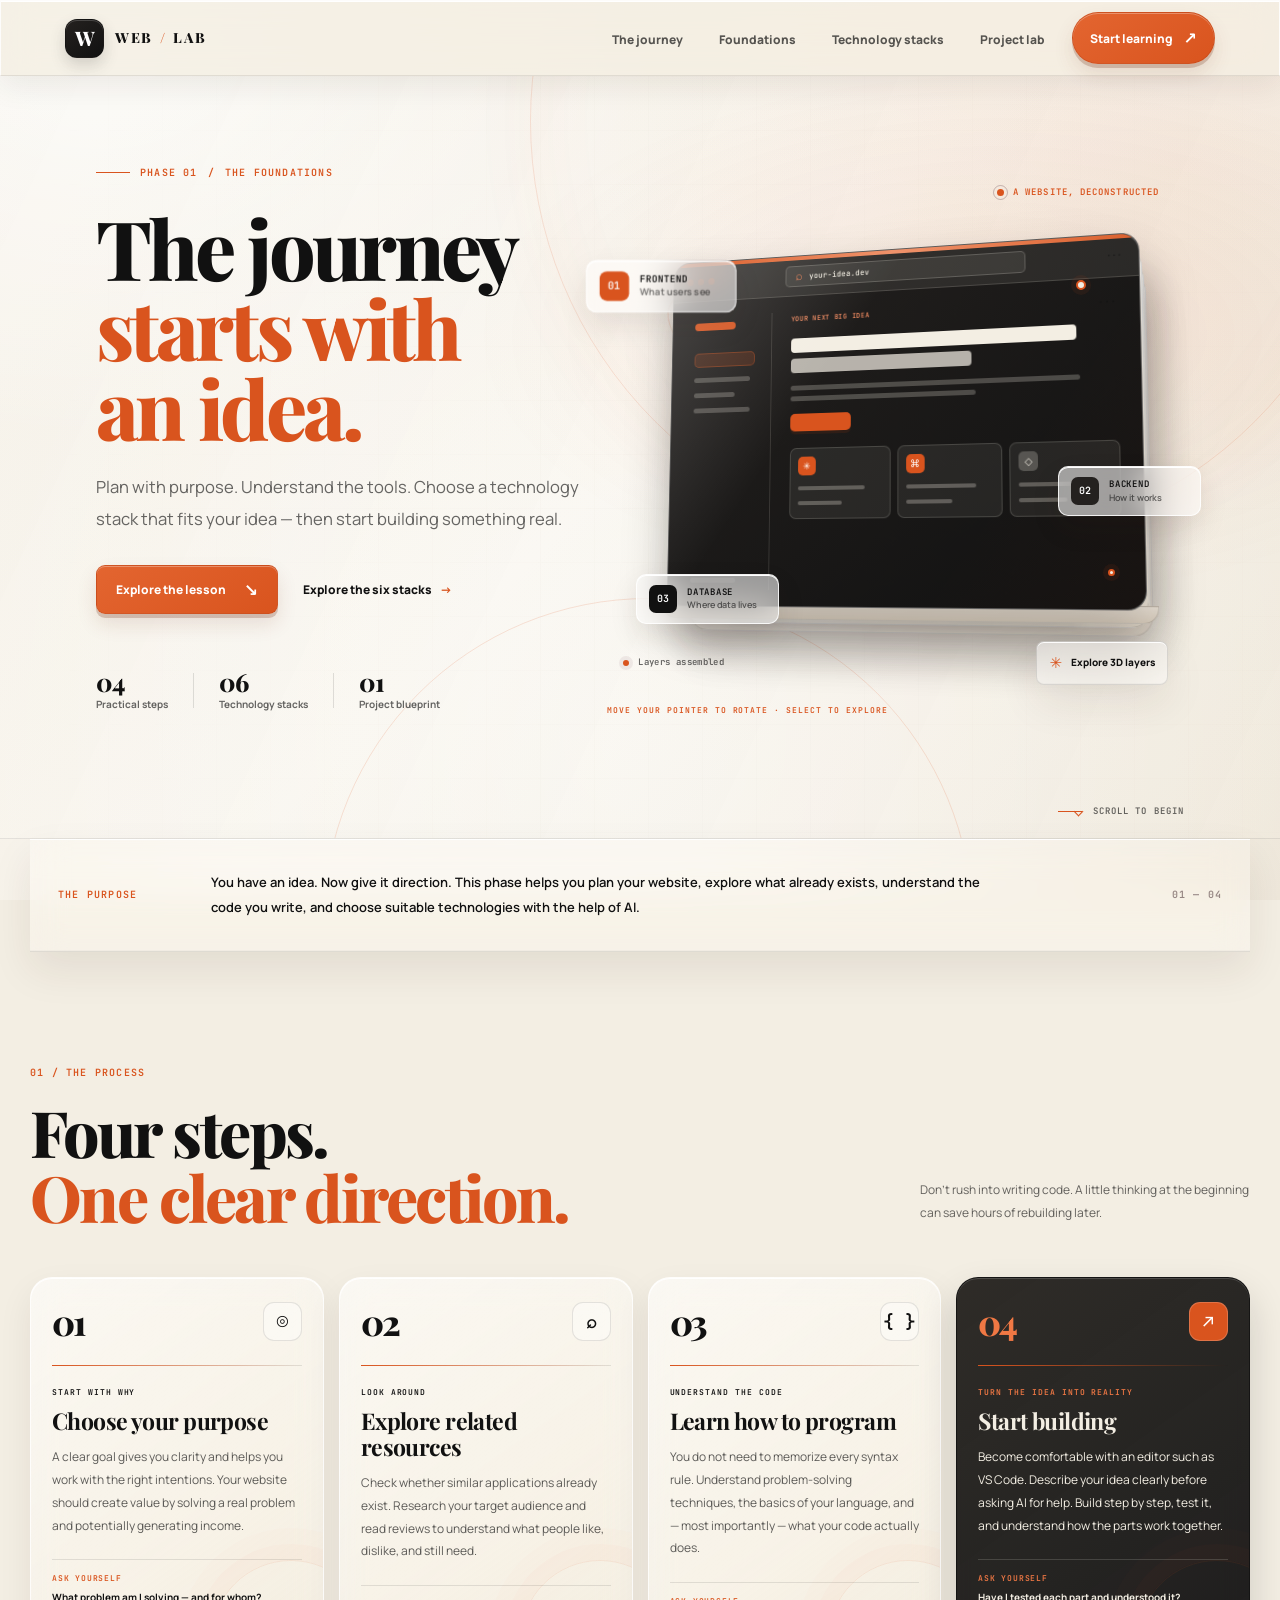
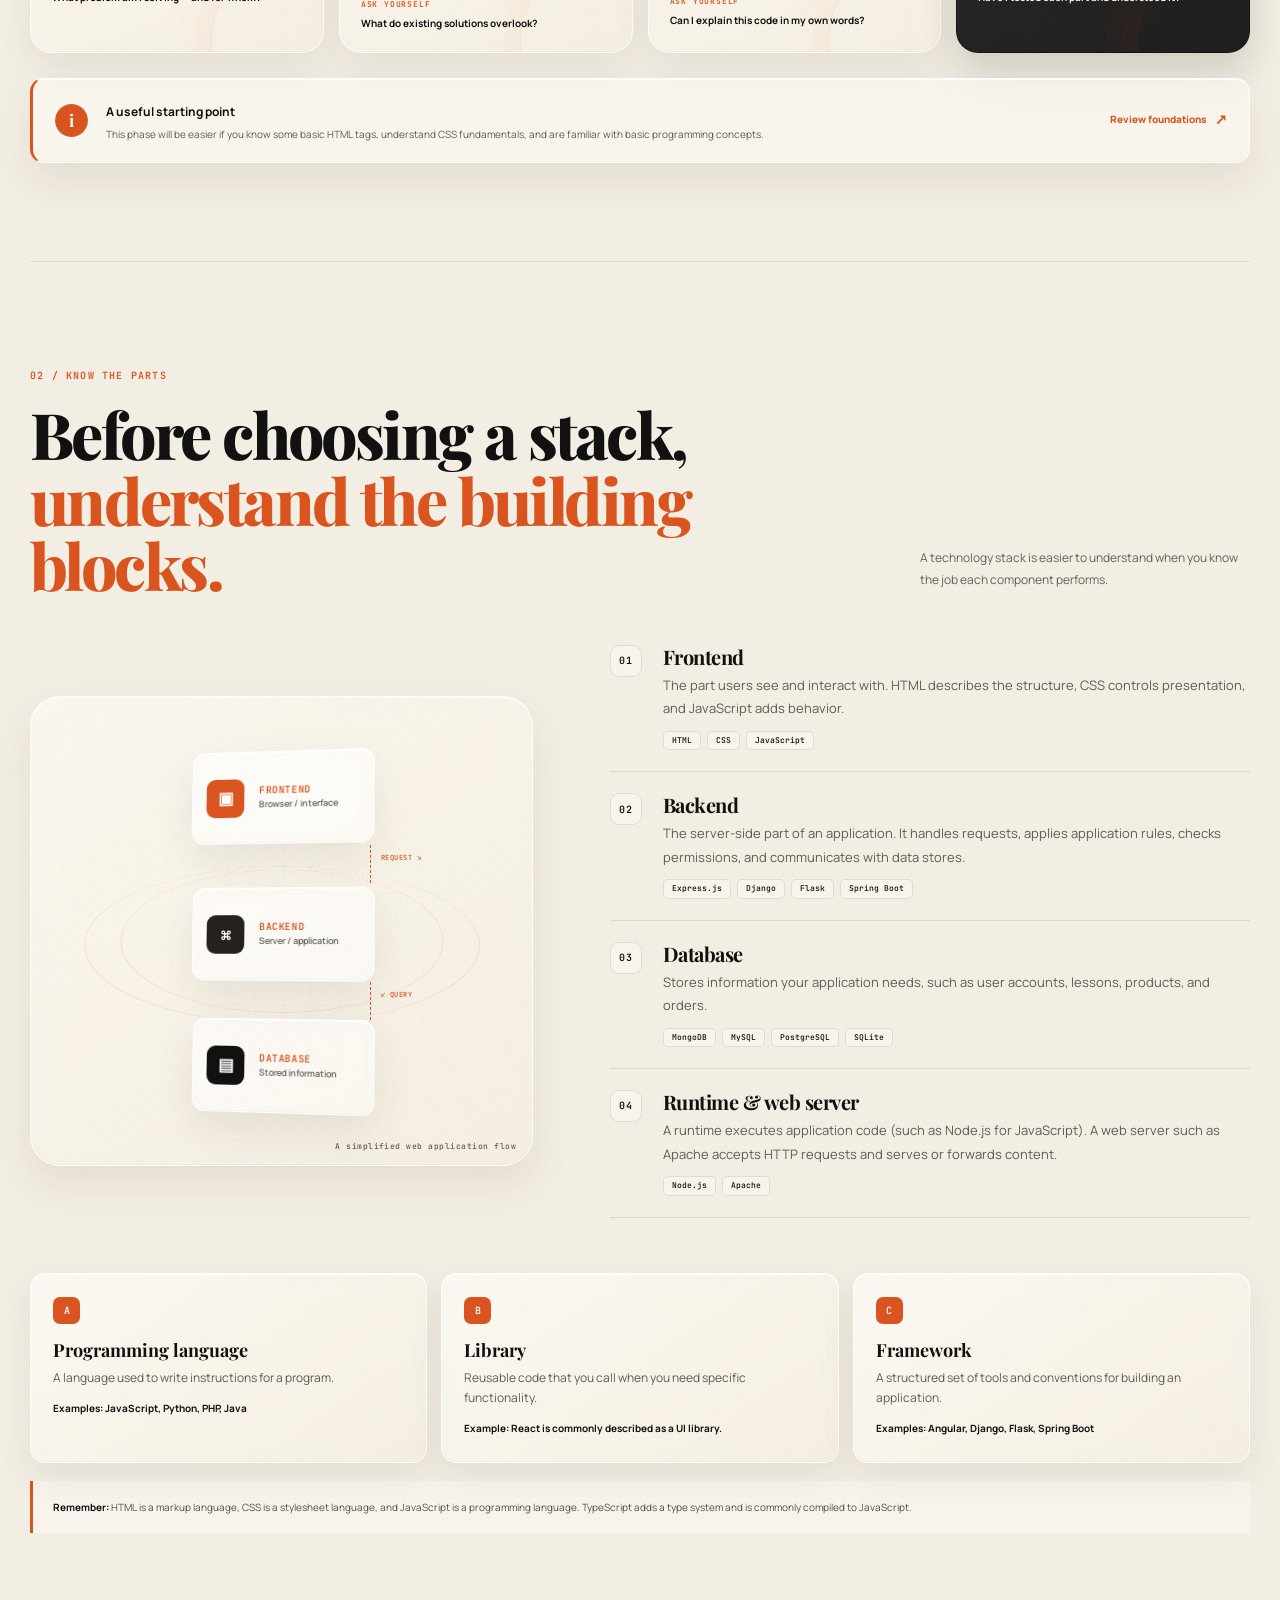
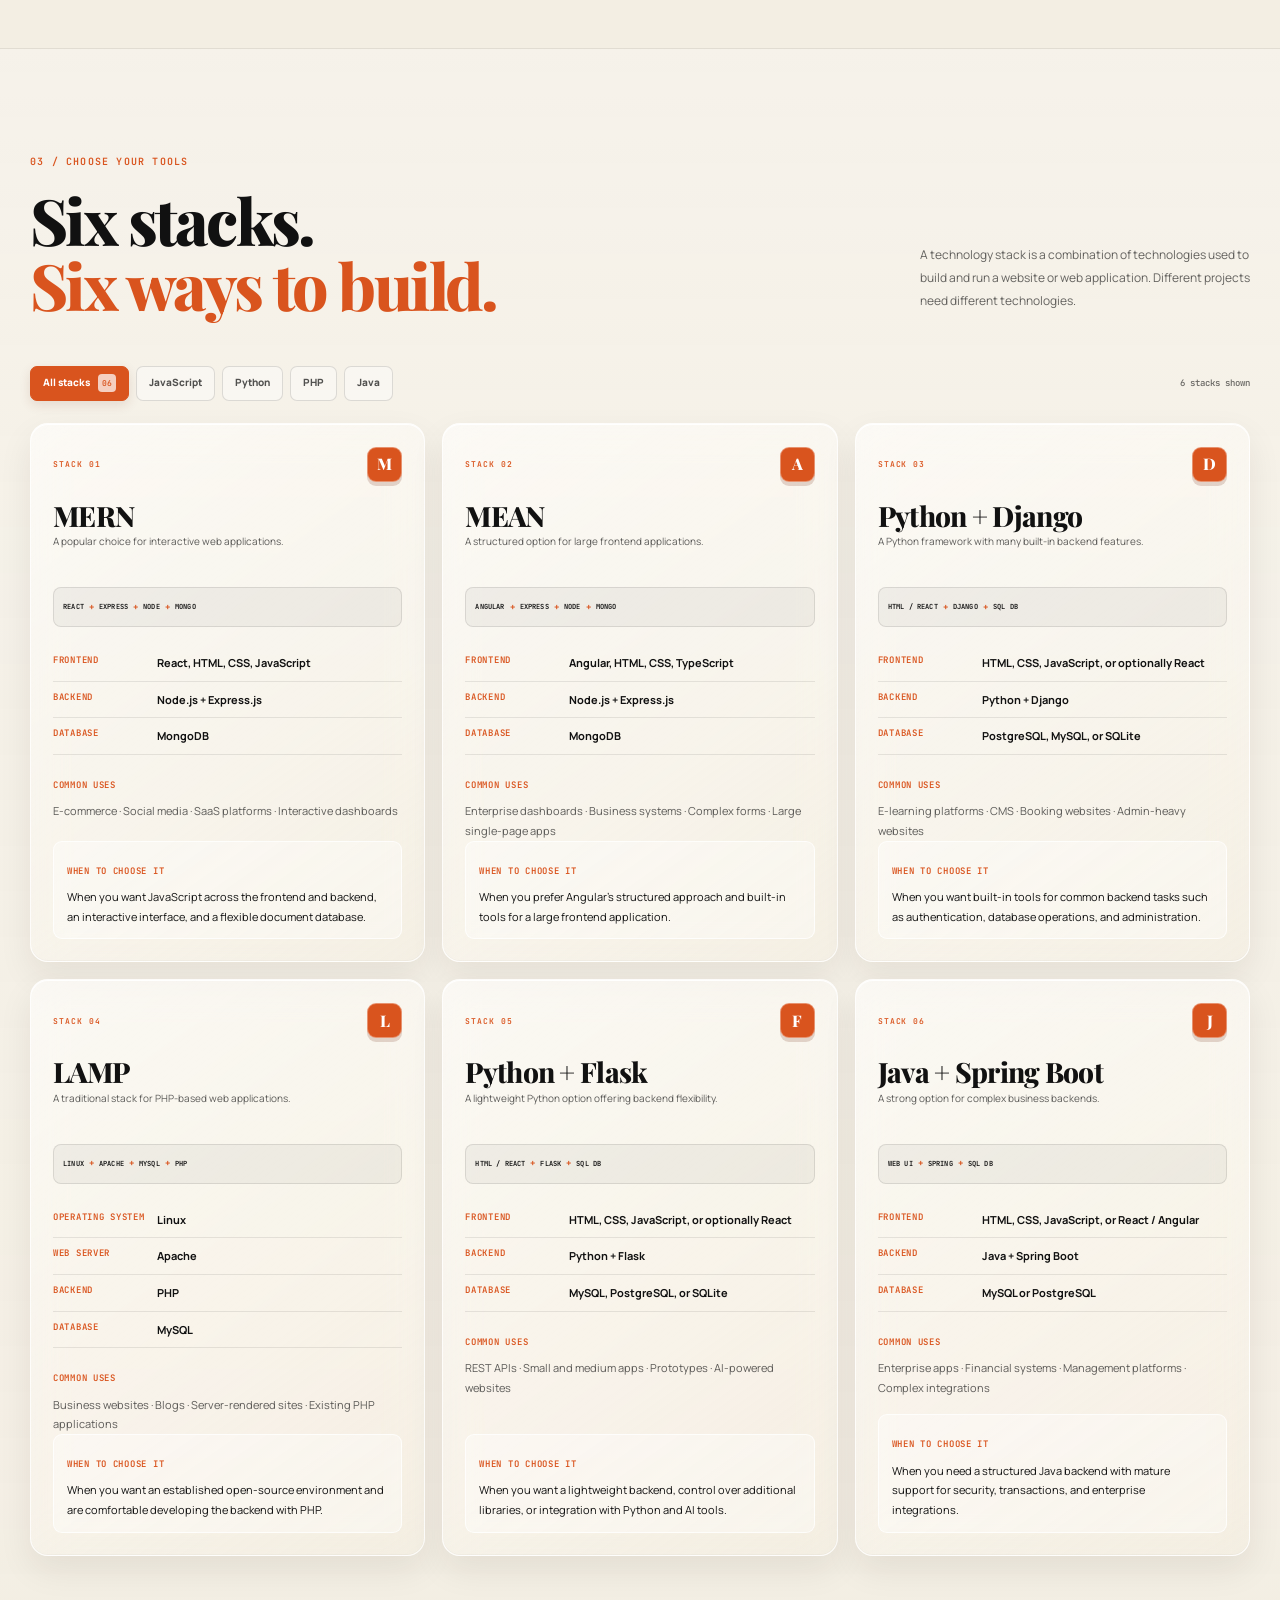
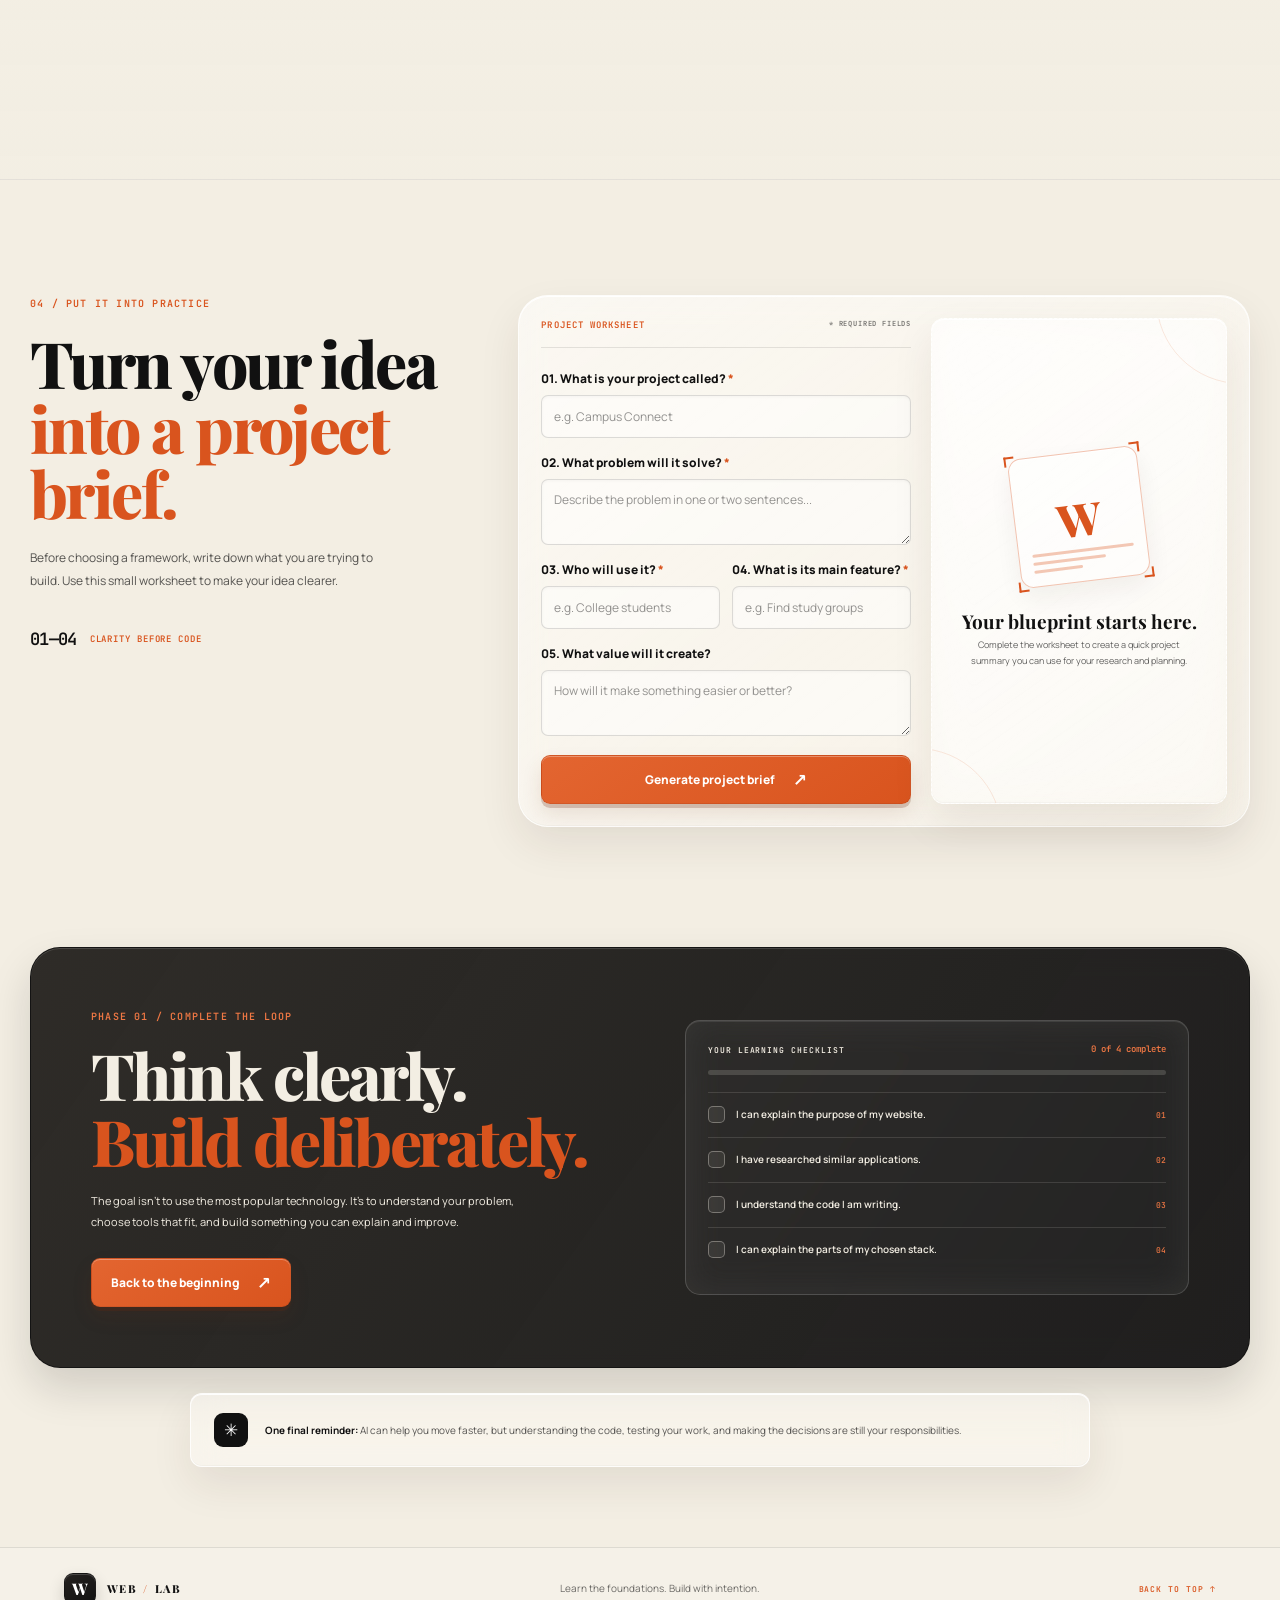
<file: fortend/phase1.html>
<!DOCTYPE html>
<html lang="en">
<head>
  <meta charset="UTF-8">
  <meta name="viewport" content="width=device-width, initial-scale=1.0">
  <meta name="theme-color" content="#F3EEE3">
  <meta name="description" content="Phase 1 — plan a useful website, learn the foundations, and choose a technology stack with confidence.">
  <title>Phase 1 — The Journey | WEB / LAB</title>
  <link rel="preconnect" href="https://fonts.googleapis.com">
  <link rel="preconnect" href="https://fonts.gstatic.com" crossorigin>
  <link href="https://fonts.googleapis.com/css2?family=JetBrains+Mono:wght@500;600&family=Manrope:wght@400;500;600;700;800&family=Playfair+Display:wght@600;700;800&display=swap" rel="stylesheet">
  <link rel="stylesheet" href="phase1.css">
  <script>
    // Progressive enhancement: reveal animations are enabled only when JS is available.
    document.documentElement.classList.add('js');

    document.addEventListener('DOMContentLoaded', () => {
      const reduceMotion = window.matchMedia('(prefers-reduced-motion: reduce)').matches;

      // Mobile navigation
      const menuButton = document.querySelector('.menu-toggle');
      const nav = document.querySelector('.nav-links');
      if (menuButton && nav) {
        menuButton.addEventListener('click', () => {
          const expanded = menuButton.getAttribute('aria-expanded') === 'true';
          menuButton.setAttribute('aria-expanded', String(!expanded));
          nav.classList.toggle('is-open', !expanded);
        });
        nav.querySelectorAll('a').forEach(link => link.addEventListener('click', () => {
          nav.classList.remove('is-open');
          menuButton.setAttribute('aria-expanded', 'false');
        }));
      }

      // Interactive 3D hero: cursor movement changes the viewing angle.
      const heroScene = document.querySelector('.hero-scene');
      if (heroScene && !reduceMotion) {
        heroScene.addEventListener('pointermove', event => {
          if (event.pointerType === 'touch') return;
          const bounds = heroScene.getBoundingClientRect();
          const x = (event.clientX - bounds.left) / bounds.width - 0.5;
          const y = (event.clientY - bounds.top) / bounds.height - 0.5;
          heroScene.style.setProperty('--rotate-y', `${-16 + x * 17}deg`);
          heroScene.style.setProperty('--rotate-x', `${7 - y * 13}deg`);
          heroScene.style.setProperty('--float-x', `${x * 9}px`);
          heroScene.style.setProperty('--float-y', `${y * 8}px`);
        });
        heroScene.addEventListener('pointerleave', () => {
          heroScene.style.setProperty('--rotate-y', '-16deg');
          heroScene.style.setProperty('--rotate-x', '7deg');
          heroScene.style.setProperty('--float-x', '0px');
          heroScene.style.setProperty('--float-y', '0px');
        });
      }

      // Explode / reassemble the 3D layers.
      const explodeButton = document.querySelector('#explodeToggle');
      const browserModel = document.querySelector('.browser-model');
      if (explodeButton && browserModel) {
        explodeButton.addEventListener('click', () => {
          const exploded = browserModel.classList.toggle('is-exploded');
          explodeButton.setAttribute('aria-pressed', String(exploded));
          explodeButton.innerHTML = exploded
            ? '<span aria-hidden="true">↧</span> Reassemble layers'
            : '<span aria-hidden="true">✳</span> Explore 3D layers';
          const status = document.querySelector('#layerStatus');
          if (status) status.textContent = exploded ? 'Layers separated' : 'Layers assembled';
        });
      }

      // Reveal elements as they enter the viewport.
      const revealItems = document.querySelectorAll('.reveal');
      if ('IntersectionObserver' in window && !reduceMotion) {
        const revealObserver = new IntersectionObserver((entries, observer) => {
          entries.forEach(entry => {
            if (entry.isIntersecting) {
              entry.target.classList.add('is-visible');
              observer.unobserve(entry.target);
            }
          });
        }, { threshold: 0.12 });
        revealItems.forEach(item => revealObserver.observe(item));
      } else {
        revealItems.forEach(item => item.classList.add('is-visible'));
      }

      // Stack filters.
      const filterButtons = document.querySelectorAll('[data-filter]');
      const stackCards = document.querySelectorAll('.stack-card');
      const filterStatus = document.querySelector('#filterStatus');
      filterButtons.forEach(button => {
        button.addEventListener('click', () => {
          const filter = button.dataset.filter;
          filterButtons.forEach(item => {
            const selected = item === button;
            item.classList.toggle('is-active', selected);
            item.setAttribute('aria-pressed', String(selected));
          });
          let visibleCount = 0;
          stackCards.forEach(card => {
            const visible = filter === 'all' || card.dataset.family === filter;
            card.hidden = !visible;
            if (visible) visibleCount += 1;
          });
          if (filterStatus) filterStatus.textContent = `${visibleCount} ${visibleCount === 1 ? 'stack' : 'stacks'} shown`;
        });
      });

      // Generate the project brief with Gemini through the Flask backend.
      const briefForm = document.querySelector('#projectBriefForm');
      const briefOutput = document.querySelector('#briefOutput');
      if (briefForm && briefOutput) {
        const briefSubmit = briefForm.querySelector('button[type="submit"]');
        const defaultButtonHTML = briefSubmit ? briefSubmit.innerHTML : '';
        const PROJECT_BRIEF_API_URL = 'https://web-dev-backend-g976.onrender.com/api/generate-project-brief';

        briefForm.addEventListener('submit', async event => {
          event.preventDefault();
          if (!briefForm.reportValidity()) return;

          const formData = new FormData(briefForm);
          const payload = {
            project: String(formData.get('project') || '').trim(),
            problem: String(formData.get('problem') || '').trim(),
            audience: String(formData.get('audience') || '').trim(),
            feature: String(formData.get('feature') || '').trim(),
            value: String(formData.get('value') || '').trim()
          };

          // The ID token is optional, but when signed in it enables the same
          // account-based rate limit and shared daily quota used by Phase 2.
          try {
            const token = sessionStorage.getItem('google_id_token');
            if (token) payload.token = token;
          } catch (storageError) {
            console.warn('Could not read the optional sign-in token:', storageError);
          }

          if (briefSubmit) {
            briefSubmit.disabled = true;
            briefSubmit.textContent = 'Generating with AI…';
          }
          briefOutput.classList.remove('has-content');
          briefOutput.innerHTML = '<p class="brief-generating" role="status">Gemini is writing your project brief…</p>';

          try {
            const response = await fetch(PROJECT_BRIEF_API_URL, {
              method: 'POST',
              headers: { 'Content-Type': 'application/json' },
              body: JSON.stringify(payload),
              credentials: 'omit'
            });

            let result;
            try {
              result = await response.json();
            } catch (parseError) {
              throw new Error('The server returned an unreadable response. Please try again.');
            }

            if (!response.ok) {
              throw new Error(result && result.error ? result.error : 'Project brief generation failed. Please try again.');
            }
            if (!result || typeof result.project_brief !== 'string' || !result.project_brief.trim()) {
              throw new Error('Gemini returned an empty project brief. Please try again.');
            }

            const safeBrief = escapeHTML(result.project_brief.trim()).replace(/\r?\n/g, '<br>');
            briefOutput.innerHTML = `
              <p class="brief-eyebrow">AI-GENERATED PROJECT BRIEF</p>
              <div class="ai-project-brief">${safeBrief}</div>`;
            briefOutput.classList.add('has-content');
            briefOutput.scrollIntoView({ behavior: reduceMotion ? 'auto' : 'smooth', block: 'nearest' });
          } catch (error) {
            console.error('Project brief generation failed:', error);
            briefOutput.innerHTML = `<p class="brief-generation-error">${escapeHTML(error.message || 'Unable to generate the project brief. Please try again.')}</p>`;
            briefOutput.classList.add('has-content');
          } finally {
            if (briefSubmit) {
              briefSubmit.disabled = false;
              briefSubmit.innerHTML = defaultButtonHTML;
            }
          }
        });
      }

      function escapeHTML(value) {
        return value.replace(/[&<>"']/g, char => ({
          '&': '&amp;', '<': '&lt;', '>': '&gt;', '"': '&quot;', "'": '&#39;'
        })[char]);
      }

      // End-of-lesson checklist and progress meter.
      const checks = [...document.querySelectorAll('.lesson-check')];
      const progressText = document.querySelector('#progressText');
      const progressFill = document.querySelector('#progressFill');
      const progressLabel = document.querySelector('#progressLabel');
      function updateProgress() {
        const complete = checks.filter(check => check.checked).length;
        const percent = checks.length ? Math.round((complete / checks.length) * 100) : 0;
        if (progressText) progressText.textContent = `${complete} of ${checks.length} complete`;
        if (progressFill) progressFill.style.width = `${percent}%`;
        if (progressLabel) progressLabel.setAttribute('aria-valuenow', String(percent));
      }
      checks.forEach(check => check.addEventListener('change', updateProgress));
      updateProgress();

      // Keep the active section visible in the navigation.
      const sections = document.querySelectorAll('main section[id]');
      if ('IntersectionObserver' in window) {
        const sectionObserver = new IntersectionObserver(entries => {
          entries.forEach(entry => {
            if (!entry.isIntersecting) return;
            document.querySelectorAll('.nav-links a').forEach(link => {
              const active = link.getAttribute('href') === `#${entry.target.id}`;
              link.classList.toggle('is-current', active);
            });
          });
        }, { rootMargin: '-25% 0px -65% 0px' });
        sections.forEach(section => sectionObserver.observe(section));
      }
    });
  </script>
</head>
<body>
  <a class="skip-link" href="#main-content">Skip to lesson</a>

  <header class="site-header">
    <a class="brand" href="#top" aria-label="WEB / LAB home">
      <span class="brand-mark" aria-hidden="true">W</span>
      <span class="brand-name">WEB <span>/</span> LAB</span>
    </a>

    <button class="menu-toggle" type="button" aria-label="Toggle navigation" aria-expanded="false" aria-controls="primaryNav">
      <span></span><span></span>
    </button>

    <nav class="nav-links" id="primaryNav" aria-label="Main navigation">
      <a href="#roadmap">The journey</a>
      <a href="#foundations">Foundations</a>
      <a href="#stacks">Technology stacks</a>
      <a href="#workshop">Project lab</a>
    </nav>

    <a class="nav-cta" href="#roadmap">Start learning <span aria-hidden="true">↗</span></a>
  </header>

  <main id="main-content">
    <section class="hero" id="top" aria-labelledby="heroTitle">
      <div class="hero-grid" aria-hidden="true"></div>
      <div class="hero-glow hero-glow-one" aria-hidden="true"></div>
      <div class="hero-glow hero-glow-two" aria-hidden="true"></div>

      <div class="hero-copy">
        <div class="eyebrow"><span class="eyebrow-line"></span> PHASE 01 <span class="eyebrow-dot">/</span> THE FOUNDATIONS</div>
        <h1 id="heroTitle">The journey<br><span>starts with</span><br><em>an idea.</em></h1>
        <p class="hero-lead">Plan with purpose. Understand the tools. Choose a technology stack that fits your idea — then start building something real.</p>

        <div class="hero-actions">
          <a class="button button-primary" href="#roadmap">Explore the lesson <span aria-hidden="true">↘</span></a>
          <a class="text-link" href="#stacks">Explore the six stacks <span aria-hidden="true">→</span></a>
        </div>

        <div class="hero-meta" aria-label="Lesson overview">
          <div><strong>04</strong><span>Practical steps</span></div>
          <div class="meta-divider"></div>
          <div><strong>06</strong><span>Technology stacks</span></div>
          <div class="meta-divider"></div>
          <div><strong>01</strong><span>Project blueprint</span></div>
        </div>
      </div>

      <div class="hero-visual">
        <div class="visual-caption caption-top"><span class="live-dot"></span> A WEBSITE, DECONSTRUCTED</div>
        <div class="hero-scene" role="img" aria-label="Interactive 3D illustration of a website separated into frontend, backend and database layers">
          <div class="scene-orbit orbit-one" aria-hidden="true"></div>
          <div class="scene-orbit orbit-two" aria-hidden="true"></div>
          <div class="scene-cross cross-one" aria-hidden="true">+</div>
          <div class="scene-cross cross-two" aria-hidden="true">+</div>

          <div class="browser-model">
            <div class="model-depth depth-one" aria-hidden="true"></div>
            <div class="model-depth depth-two" aria-hidden="true"></div>
            <div class="model-depth depth-three" aria-hidden="true"></div>
            <div class="browser-screen">
              <div class="browser-topbar">
                <div class="browser-dots"><i></i><i></i><i></i></div>
                <div class="browser-address"><span>⌕</span> your-idea.dev</div>
                <div class="browser-menu-mark">···</div>
              </div>
              <div class="browser-content">
                <div class="mock-sidebar">
                  <span class="mock-brand"></span>
                  <i class="mock-nav active"></i>
                  <i class="mock-nav"></i>
                  <i class="mock-nav short"></i>
                  <i class="mock-nav"></i>
                  <span class="mock-sidebar-foot"></span>
                </div>
                <div class="mock-main">
                  <div class="mock-topline"><span>YOUR NEXT BIG IDEA</span><b>•••</b></div>
                  <div class="mock-title-line"></div>
                  <div class="mock-title-line second"></div>
                  <div class="mock-copy-line"></div>
                  <div class="mock-copy-line small"></div>
                  <div class="mock-action"></div>
                  <div class="mock-cards">
                    <div><span class="mock-card-icon">✳</span><i></i><b></b></div>
                    <div><span class="mock-card-icon blue-icon">⌘</span><i></i><b></b></div>
                    <div><span class="mock-card-icon brown-icon">◇</span><i></i><b></b></div>
                  </div>
                </div>
              </div>
              <div class="screen-reflection" aria-hidden="true"></div>
            </div>
            <div class="browser-base" aria-hidden="true"></div>
            <div class="browser-front-edge" aria-hidden="true"></div>
          </div>

          <div class="float-chip chip-frontend"><span class="chip-symbol">01</span><span><b>FRONTEND</b><small>What users see</small></span></div>
          <div class="float-chip chip-backend"><span class="chip-symbol">02</span><span><b>BACKEND</b><small>How it works</small></span></div>
          <div class="float-chip chip-database"><span class="chip-symbol">03</span><span><b>DATABASE</b><small>Where data lives</small></span></div>
          <div class="float-node node-one" aria-hidden="true"></div>
          <div class="float-node node-two" aria-hidden="true"></div>
        </div>

        <div class="visual-controls">
          <span class="visual-note"><span class="control-pulse"></span><span id="layerStatus">Layers assembled</span></span>
          <button class="layer-toggle" id="explodeToggle" type="button" aria-pressed="false"><span aria-hidden="true">✳</span> Explore 3D layers</button>
        </div>
        <div class="visual-caption caption-bottom">MOVE YOUR POINTER TO ROTATE <span>·</span> SELECT TO EXPLORE</div>
      </div>

      <a class="scroll-cue" href="#roadmap" aria-label="Scroll to the lesson"><span></span> SCROLL TO BEGIN</a>
    </section>

    <section class="intro-strip" aria-label="Phase introduction">
      <div class="intro-strip-label">THE PURPOSE</div>
      <p>You have an idea. Now give it direction. This phase helps you plan your website, explore what already exists, understand the code you write, and choose suitable technologies with the help of AI.</p>
      <span class="intro-index">01 — 04</span>
    </section>

    <section class="section section-roadmap" id="roadmap" aria-labelledby="roadmapTitle">
      <div class="section-heading reveal">
        <div>
          <div class="section-kicker">01 / THE PROCESS</div>
          <h2 id="roadmapTitle">Four steps.<br><span>One clear direction.</span></h2>
        </div>
        <p class="section-aside">Don't rush into writing code. A little thinking at the beginning can save hours of rebuilding later.</p>
      </div>

      <div class="roadmap-grid">
        <article class="step-card reveal">
          <div class="step-top"><span class="step-number">01</span><span class="step-mark" aria-hidden="true">◎</span></div>
          <div class="step-line"></div>
          <p class="step-label">START WITH WHY</p>
          <h3>Choose your purpose</h3>
          <p>A clear goal gives you clarity and helps you work with the right intentions. Your website should create value by solving a real problem and potentially generating income.</p>
          <div class="step-question"><span>ASK YOURSELF</span> What problem am I solving — and for whom?</div>
        </article>

        <article class="step-card reveal">
          <div class="step-top"><span class="step-number">02</span><span class="step-mark" aria-hidden="true">⌕</span></div>
          <div class="step-line"></div>
          <p class="step-label">LOOK AROUND</p>
          <h3>Explore related resources</h3>
          <p>Check whether similar applications already exist. Research your target audience and read reviews to understand what people like, dislike, and still need.</p>
          <div class="step-question"><span>ASK YOURSELF</span> What do existing solutions overlook?</div>
        </article>

        <article class="step-card reveal">
          <div class="step-top"><span class="step-number">03</span><span class="step-mark" aria-hidden="true">{ }</span></div>
          <div class="step-line"></div>
          <p class="step-label">UNDERSTAND THE CODE</p>
          <h3>Learn how to program</h3>
          <p>You do not need to memorize every syntax rule. Understand problem-solving techniques, the basics of your language, and — most importantly — what your code actually does.</p>
          <div class="step-question"><span>ASK YOURSELF</span> Can I explain this code in my own words?</div>
        </article>

        <article class="step-card step-card-featured reveal">
          <div class="step-top"><span class="step-number">04</span><span class="step-mark" aria-hidden="true">↗</span></div>
          <div class="step-line"></div>
          <p class="step-label">TURN THE IDEA INTO REALITY</p>
          <h3>Start building</h3>
          <p>Become comfortable with an editor such as VS Code. Describe your idea clearly before asking AI for help. Build step by step, test it, and understand how the parts work together.</p>
          <div class="step-question"><span>ASK YOURSELF</span> Have I tested each part and understood it?</div>
        </article>
      </div>

      <div class="prerequisite reveal">
        <div class="prerequisite-icon" aria-hidden="true">i</div>
        <div>
          <strong>A useful starting point</strong>
          <p>This phase will be easier if you know some basic HTML tags, understand CSS fundamentals, and are familiar with basic programming concepts.</p>
        </div>
        <a href="#foundations" class="inline-arrow">Review foundations <span aria-hidden="true">↗</span></a>
      </div>
    </section>

    <section class="section section-foundations" id="foundations" aria-labelledby="foundationsTitle">
      <div class="section-heading reveal">
        <div>
          <div class="section-kicker">02 / KNOW THE PARTS</div>
          <h2 id="foundationsTitle">Before choosing a stack,<br><span>understand the building blocks.</span></h2>
        </div>
        <p class="section-aside">A technology stack is easier to understand when you know the job each component performs.</p>
      </div>

      <div class="foundation-layout">
        <div class="foundation-visual reveal" role="img" aria-label="Diagram showing a browser, application server and database connected together">
          <div class="architecture-orbit orbit-a"></div>
          <div class="architecture-orbit orbit-b"></div>
          <div class="architecture-node browser-node">
            <span class="architecture-icon">▣</span>
            <b>FRONTEND</b>
            <small>Browser / interface</small>
          </div>
          <div class="architecture-connector connector-one"><span>REQUEST ↘</span></div>
          <div class="architecture-node server-node">
            <span class="architecture-icon">⌘</span>
            <b>BACKEND</b>
            <small>Server / application</small>
          </div>
          <div class="architecture-connector connector-two"><span>↙ QUERY</span></div>
          <div class="architecture-node database-node">
            <span class="architecture-icon">▤</span>
            <b>DATABASE</b>
            <small>Stored information</small>
          </div>
          <div class="architecture-caption">A simplified web application flow</div>
        </div>

        <div class="foundation-list">
          <article class="foundation-item reveal">
            <span class="foundation-index">01</span>
            <div><h3>Frontend</h3><p>The part users see and interact with. HTML describes the structure, CSS controls presentation, and JavaScript adds behavior.</p><div class="tag-row"><span>HTML</span><span>CSS</span><span>JavaScript</span></div></div>
          </article>
          <article class="foundation-item reveal">
            <span class="foundation-index">02</span>
            <div><h3>Backend</h3><p>The server-side part of an application. It handles requests, applies application rules, checks permissions, and communicates with data stores.</p><div class="tag-row"><span>Express.js</span><span>Django</span><span>Flask</span><span>Spring Boot</span></div></div>
          </article>
          <article class="foundation-item reveal">
            <span class="foundation-index">03</span>
            <div><h3>Database</h3><p>Stores information your application needs, such as user accounts, lessons, products, and orders.</p><div class="tag-row"><span>MongoDB</span><span>MySQL</span><span>PostgreSQL</span><span>SQLite</span></div></div>
          </article>
          <article class="foundation-item reveal">
            <span class="foundation-index">04</span>
            <div><h3>Runtime & web server</h3><p>A runtime executes application code (such as Node.js for JavaScript). A web server such as Apache accepts HTTP requests and serves or forwards content.</p><div class="tag-row"><span>Node.js</span><span>Apache</span></div></div>
          </article>
        </div>
      </div>

      <div class="concept-grid">
        <article class="concept-card reveal"><span class="concept-number">A</span><h3>Programming language</h3><p>A language used to write instructions for a program.</p><small>Examples: JavaScript, Python, PHP, Java</small></article>
        <article class="concept-card reveal"><span class="concept-number">B</span><h3>Library</h3><p>Reusable code that you call when you need specific functionality.</p><small>Example: React is commonly described as a UI library.</small></article>
        <article class="concept-card reveal"><span class="concept-number">C</span><h3>Framework</h3><p>A structured set of tools and conventions for building an application.</p><small>Examples: Angular, Django, Flask, Spring Boot</small></article>
      </div>
      <p class="foundation-footnote"><strong>Remember:</strong> HTML is a markup language, CSS is a stylesheet language, and JavaScript is a programming language. TypeScript adds a type system and is commonly compiled to JavaScript.</p>
    </section>

    <section class="section section-stacks" id="stacks" aria-labelledby="stacksTitle">
      <div class="stacks-heading-wrap reveal">
        <div>
          <div class="section-kicker">03 / CHOOSE YOUR TOOLS</div>
          <h2 id="stacksTitle">Six stacks.<br><span>Six ways to build.</span></h2>
        </div>
        <p class="section-aside">A technology stack is a combination of technologies used to build and run a website or web application. Different projects need different technologies.</p>
      </div>

      <div class="stack-toolbar reveal">
        <div class="filter-group" role="group" aria-label="Filter technology stacks">
          <button class="filter-button is-active" type="button" data-filter="all" aria-pressed="true">All stacks <span>06</span></button>
          <button class="filter-button" type="button" data-filter="javascript" aria-pressed="false">JavaScript</button>
          <button class="filter-button" type="button" data-filter="python" aria-pressed="false">Python</button>
          <button class="filter-button" type="button" data-filter="php" aria-pressed="false">PHP</button>
          <button class="filter-button" type="button" data-filter="java" aria-pressed="false">Java</button>
        </div>
        <p id="filterStatus" class="filter-status" aria-live="polite">6 stacks shown</p>
      </div>

      <div class="stack-grid" id="stackGrid">
        <article class="stack-card reveal" data-family="javascript">
          <div class="stack-card-top"><span class="stack-number">STACK 01</span><span class="stack-symbol symbol-mern">M</span></div>
          <h3>MERN</h3>
          <p class="stack-tagline">A popular choice for interactive web applications.</p>
          <div class="stack-diagram" role="img" aria-label="MERN consists of React, Express, Node.js and MongoDB"><span>REACT</span><i>+</i><span>EXPRESS</span><i>+</i><span>NODE</span><i>+</i><span>MONGO</span></div>
          <div class="stack-components">
            <div><span>FRONTEND</span><b>React, HTML, CSS, JavaScript</b></div>
            <div><span>BACKEND</span><b>Node.js + Express.js</b></div>
            <div><span>DATABASE</span><b>MongoDB</b></div>
          </div>
          <div class="stack-uses"><span>COMMON USES</span><p>E-commerce · Social media · SaaS platforms · Interactive dashboards</p></div>
          <div class="stack-choice"><span>WHEN TO CHOOSE IT</span><p>When you want JavaScript across the frontend and backend, an interactive interface, and a flexible document database.</p></div>
        </article>

        <article class="stack-card reveal" data-family="javascript">
          <div class="stack-card-top"><span class="stack-number">STACK 02</span><span class="stack-symbol symbol-mean">A</span></div>
          <h3>MEAN</h3>
          <p class="stack-tagline">A structured option for large frontend applications.</p>
          <div class="stack-diagram" role="img" aria-label="MEAN consists of Angular, Express, Node.js and MongoDB"><span>ANGULAR</span><i>+</i><span>EXPRESS</span><i>+</i><span>NODE</span><i>+</i><span>MONGO</span></div>
          <div class="stack-components">
            <div><span>FRONTEND</span><b>Angular, HTML, CSS, TypeScript</b></div>
            <div><span>BACKEND</span><b>Node.js + Express.js</b></div>
            <div><span>DATABASE</span><b>MongoDB</b></div>
          </div>
          <div class="stack-uses"><span>COMMON USES</span><p>Enterprise dashboards · Business systems · Complex forms · Large single-page apps</p></div>
          <div class="stack-choice"><span>WHEN TO CHOOSE IT</span><p>When you prefer Angular's structured approach and built-in tools for a large frontend application.</p></div>
        </article>

        <article class="stack-card reveal" data-family="python">
          <div class="stack-card-top"><span class="stack-number">STACK 03</span><span class="stack-symbol symbol-django">D</span></div>
          <h3>Python + Django</h3>
          <p class="stack-tagline">A Python framework with many built-in backend features.</p>
          <div class="stack-diagram" role="img" aria-label="Django is a Python backend commonly paired with a web frontend and SQL database"><span>HTML / REACT</span><i>+</i><span>DJANGO</span><i>+</i><span>SQL DB</span></div>
          <div class="stack-components">
            <div><span>FRONTEND</span><b>HTML, CSS, JavaScript, or optionally React</b></div>
            <div><span>BACKEND</span><b>Python + Django</b></div>
            <div><span>DATABASE</span><b>PostgreSQL, MySQL, or SQLite</b></div>
          </div>
          <div class="stack-uses"><span>COMMON USES</span><p>E-learning platforms · CMS · Booking websites · Admin-heavy websites</p></div>
          <div class="stack-choice"><span>WHEN TO CHOOSE IT</span><p>When you want built-in tools for common backend tasks such as authentication, database operations, and administration.</p></div>
        </article>

        <article class="stack-card reveal" data-family="php">
          <div class="stack-card-top"><span class="stack-number">STACK 04</span><span class="stack-symbol symbol-lamp">L</span></div>
          <h3>LAMP</h3>
          <p class="stack-tagline">A traditional stack for PHP-based web applications.</p>
          <div class="stack-diagram" role="img" aria-label="LAMP consists of Linux, Apache, MySQL and PHP"><span>LINUX</span><i>+</i><span>APACHE</span><i>+</i><span>MYSQL</span><i>+</i><span>PHP</span></div>
          <div class="stack-components">
            <div><span>OPERATING SYSTEM</span><b>Linux</b></div>
            <div><span>WEB SERVER</span><b>Apache</b></div>
            <div><span>BACKEND</span><b>PHP</b></div>
            <div><span>DATABASE</span><b>MySQL</b></div>
          </div>
          <div class="stack-uses"><span>COMMON USES</span><p>Business websites · Blogs · Server-rendered sites · Existing PHP applications</p></div>
          <div class="stack-choice"><span>WHEN TO CHOOSE IT</span><p>When you want an established open-source environment and are comfortable developing the backend with PHP.</p></div>
        </article>

        <article class="stack-card reveal" data-family="python">
          <div class="stack-card-top"><span class="stack-number">STACK 05</span><span class="stack-symbol symbol-flask">F</span></div>
          <h3>Python + Flask</h3>
          <p class="stack-tagline">A lightweight Python option offering backend flexibility.</p>
          <div class="stack-diagram" role="img" aria-label="Flask is a Python backend commonly paired with a web frontend and database"><span>HTML / REACT</span><i>+</i><span>FLASK</span><i>+</i><span>SQL DB</span></div>
          <div class="stack-components">
            <div><span>FRONTEND</span><b>HTML, CSS, JavaScript, or optionally React</b></div>
            <div><span>BACKEND</span><b>Python + Flask</b></div>
            <div><span>DATABASE</span><b>MySQL, PostgreSQL, or SQLite</b></div>
          </div>
          <div class="stack-uses"><span>COMMON USES</span><p>REST APIs · Small and medium apps · Prototypes · AI-powered websites</p></div>
          <div class="stack-choice"><span>WHEN TO CHOOSE IT</span><p>When you want a lightweight backend, control over additional libraries, or integration with Python and AI tools.</p></div>
        </article>

        <article class="stack-card reveal" data-family="java">
          <div class="stack-card-top"><span class="stack-number">STACK 06</span><span class="stack-symbol symbol-spring">J</span></div>
          <h3>Java + Spring Boot</h3>
          <p class="stack-tagline">A strong option for complex business backends.</p>
          <div class="stack-diagram" role="img" aria-label="Spring Boot is a Java backend paired with a frontend and relational database"><span>WEB UI</span><i>+</i><span>SPRING</span><i>+</i><span>SQL DB</span></div>
          <div class="stack-components">
            <div><span>FRONTEND</span><b>HTML, CSS, JavaScript, or React / Angular</b></div>
            <div><span>BACKEND</span><b>Java + Spring Boot</b></div>
            <div><span>DATABASE</span><b>MySQL or PostgreSQL</b></div>
          </div>
          <div class="stack-uses"><span>COMMON USES</span><p>Enterprise apps · Financial systems · Management platforms · Complex integrations</p></div>
          <div class="stack-choice"><span>WHEN TO CHOOSE IT</span><p>When you need a structured Java backend with mature support for security, transactions, and enterprise integrations.</p></div>
        </article>
      </div>

      <div class="stack-note reveal">
        <div class="stack-note-icon" aria-hidden="true">↗</div>
        <div><strong>Important to remember</strong><p>These are common technology combinations, not strict rules. Different stacks can build similar types of websites. Choose technologies based on your project requirements, complexity, available skills, and the features you need.</p></div>
      </div>
    </section>

    <section class="section section-workshop" id="workshop" aria-labelledby="workshopTitle">
      <div class="workshop-intro reveal">
        <div class="section-kicker">04 / PUT IT INTO PRACTICE</div>
        <h2 id="workshopTitle">Turn your idea<br><span>into a project brief.</span></h2>
        <p>Before choosing a framework, write down what you are trying to build. Use this small worksheet to make your idea clearer.</p>
        <div class="workshop-side-note"><span class="workshop-side-number">01—04</span><span>CLARITY BEFORE CODE</span></div>
      </div>

      <div class="workshop-panel reveal">
        <form id="projectBriefForm" class="brief-form">
          <div class="form-heading"><span>PROJECT WORKSHEET</span><span class="form-required">* REQUIRED FIELDS</span></div>
          <label class="field-label" for="projectName">01. What is your project called? <span>*</span></label>
          <input id="projectName" name="project" type="text" placeholder="e.g. Campus Connect" required maxlength="70">

          <label class="field-label" for="projectProblem">02. What problem will it solve? <span>*</span></label>
          <textarea id="projectProblem" name="problem" rows="2" placeholder="Describe the problem in one or two sentences..." required maxlength="240"></textarea>

          <div class="form-two-col">
            <div>
              <label class="field-label" for="projectAudience">03. Who will use it? <span>*</span></label>
              <input id="projectAudience" name="audience" type="text" placeholder="e.g. College students" required maxlength="100">
            </div>
            <div>
              <label class="field-label" for="projectFeature">04. What is its main feature? <span>*</span></label>
              <input id="projectFeature" name="feature" type="text" placeholder="e.g. Find study groups" required maxlength="120">
            </div>
          </div>

          <label class="field-label" for="projectValue">05. What value will it create?</label>
          <textarea id="projectValue" name="value" rows="2" placeholder="How will it make something easier or better?" maxlength="240"></textarea>

          <button class="button button-primary brief-submit" type="submit">Generate project brief <span aria-hidden="true">↗</span></button>
        </form>

        <div class="brief-output" id="briefOutput" aria-live="polite">
          <div class="empty-blueprint" aria-hidden="true">
            <div class="blueprint-corner corner-tl"></div><div class="blueprint-corner corner-tr"></div><div class="blueprint-corner corner-bl"></div><div class="blueprint-corner corner-br"></div>
            <span class="blueprint-mark">W</span>
            <div class="blueprint-lines"><i></i><i></i><i></i></div>
          </div>
          <p class="brief-empty-title">Your blueprint starts here.</p>
          <p class="brief-empty-copy">Complete the worksheet to create a quick project summary you can use for your research and planning.</p>
        </div>
      </div>
    </section>

    <section class="section section-finish" id="finish" aria-labelledby="finishTitle">
      <div class="finish-card reveal">
        <div class="finish-copy">
          <div class="section-kicker">PHASE 01 / COMPLETE THE LOOP</div>
          <h2 id="finishTitle">Think clearly.<br><span>Build deliberately.</span></h2>
          <p>The goal isn't to use the most popular technology. It's to understand your problem, choose tools that fit, and build something you can explain and improve.</p>
          <a class="button button-primary" href="#top">Back to the beginning <span aria-hidden="true">↗</span></a>
        </div>
        <div class="finish-checklist">
          <div class="checklist-top"><span>YOUR LEARNING CHECKLIST</span><strong id="progressText">0 of 4 complete</strong></div>
          <div class="progress-track" id="progressLabel" role="progressbar" aria-label="Lesson completion" aria-valuemin="0" aria-valuemax="100" aria-valuenow="0"><span id="progressFill"></span></div>
          <label class="check-row"><input class="lesson-check" type="checkbox"><span class="custom-check" aria-hidden="true"></span><span>I can explain the purpose of my website.</span><b>01</b></label>
          <label class="check-row"><input class="lesson-check" type="checkbox"><span class="custom-check" aria-hidden="true"></span><span>I have researched similar applications.</span><b>02</b></label>
          <label class="check-row"><input class="lesson-check" type="checkbox"><span class="custom-check" aria-hidden="true"></span><span>I understand the code I am writing.</span><b>03</b></label>
          <label class="check-row"><input class="lesson-check" type="checkbox"><span class="custom-check" aria-hidden="true"></span><span>I can explain the parts of my chosen stack.</span><b>04</b></label>
        </div>
      </div>
      <div class="final-reminder reveal"><span class="reminder-symbol">✳</span><p><strong>One final reminder:</strong> AI can help you move faster, but understanding the code, testing your work, and making the decisions are still your responsibilities.</p></div>
    </section>
  </main>

  <footer class="site-footer">
    <a class="brand footer-brand" href="#top"><span class="brand-mark" aria-hidden="true">W</span><span class="brand-name">WEB <span>/</span> LAB</span></a>
    <p>Learn the foundations. Build with intention.</p>
    <a href="#top" class="footer-top">BACK TO TOP ↑</a>
  </footer>
</body>
</html>
</file>
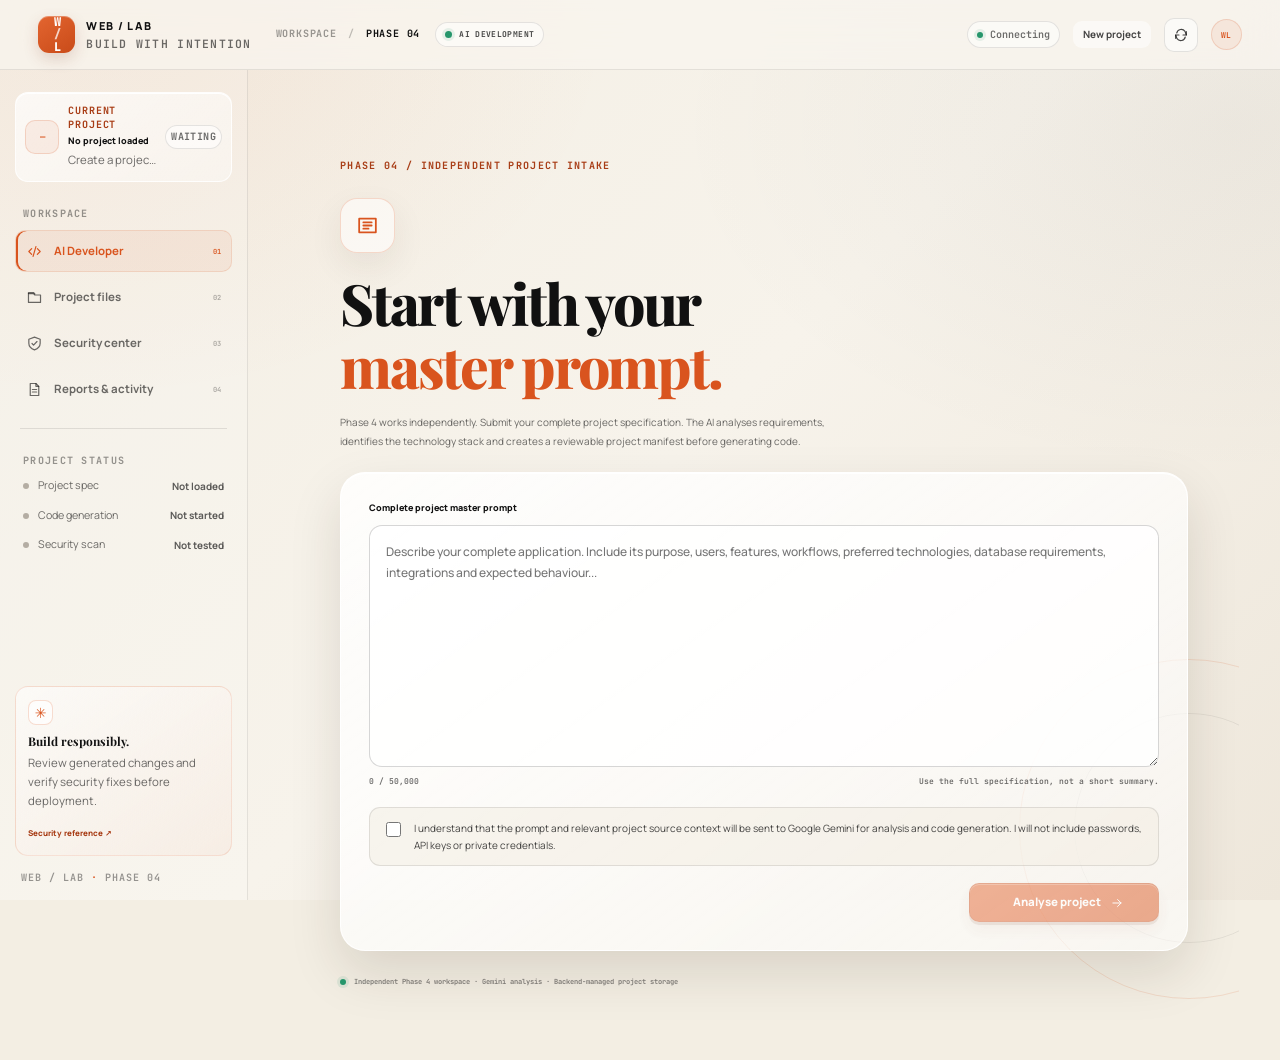
<file: fortend/phase4.html>
<!DOCTYPE html>
<html lang="en">
<head>
  <meta charset="UTF-8">
  <meta name="viewport" content="width=device-width, initial-scale=1">
  <meta name="theme-color" content="#F3EEE3">
  <meta name="referrer" content="strict-origin-when-cross-origin">
  <meta name="description" content="WEB / LAB Phase 4 - Independent AI Development and Application Security Workspace.">

  <title>Phase 4 — AI Development Workspace | WEB / LAB</title>

  <link rel="preconnect" href="https://fonts.googleapis.com">
  <link rel="preconnect" href="https://fonts.gstatic.com" crossorigin>
  <link href="https://fonts.googleapis.com/css2?family=JetBrains+Mono:wght@400;500;600;700&family=Manrope:wght@400;500;600;700;800&family=Playfair+Display:wght@600;700;800&display=swap" rel="stylesheet">

  <link rel="stylesheet" href="./phase4.css">
  <script src="./phase4.js" defer></script>
</head>

<body>
<div class="app-shell">

  <!-- TOP NAVIGATION -->
  <header class="topbar">

    <a class="brand-lockup" href="./index.html" aria-label="WEB LAB home">
      <span class="brand-mark">W<span>/</span>L</span>
      <span class="brand-copy">
        <strong>WEB / LAB</strong>
        <small>BUILD WITH INTENTION</small>
      </span>
    </a>

    <div class="topbar-context">
      <span class="crumb-muted">WORKSPACE</span>
      <span class="crumb-divider">/</span>
      <strong>PHASE 04</strong>
      <span class="phase-chip">
        <span class="status-dot"></span>
        AI DEVELOPMENT
      </span>
    </div>

    <div class="topbar-actions">

      <span id="connectionStatus" class="connection-state" role="status">
        <span class="status-dot"></span>
        Connecting
      </span>

      <button id="newProjectBtn" class="topbar-link-button" type="button">
        New project
      </button>

      <button id="refreshProjectBtn" class="icon-button" type="button" aria-label="Refresh project">
        <svg viewBox="0 0 24 24">
          <path d="M20 7v5h-5M4 17v-5h5"/>
          <path d="M5.6 9A7 7 0 0 1 18 6.5L20 12M4 12l2 5.5A7 7 0 0 0 18.4 15"/>
        </svg>
      </button>

      <div class="avatar" aria-label="WEB LAB">WL</div>

    </div>
  </header>

  <div class="workspace-frame">

    <!-- SIDEBAR -->
    <aside class="sidebar" aria-label="Workspace navigation">

      <div class="sidebar-project-card">

        <div id="projectMonogram" class="project-monogram">—</div>

        <div class="sidebar-project-copy">
          <span class="sidebar-eyebrow">CURRENT PROJECT</span>
          <strong id="sidebarProjectName">No project loaded</strong>
          <small id="sidebarProjectStack">Create a project from a master prompt</small>
        </div>

        <span id="projectLoadBadge" class="tiny-badge">WAITING</span>

      </div>

      <p class="nav-label">WORKSPACE</p>

      <nav class="primary-nav" aria-label="Phase 4 navigation">

        <button class="nav-item is-active" type="button" data-view="build" aria-current="page">
          <svg viewBox="0 0 24 24">
            <path d="m8 8-4 4 4 4M16 8l4 4-4 4M14 5l-4 14"/>
          </svg>
          <span>AI Developer</span>
          <kbd>01</kbd>
        </button>

        <button class="nav-item" type="button" data-view="files">
          <svg viewBox="0 0 24 24">
            <path d="M3.5 6.5h7l2 2h8v10.5H3.5z"/>
            <path d="M3.5 6.5V5h7l2 2"/>
          </svg>
          <span>Project files</span>
          <kbd>02</kbd>
        </button>

        <button class="nav-item" type="button" data-view="security">
          <svg viewBox="0 0 24 24">
            <path d="M12 3 20 6v5.5c0 4.5-3.1 7.6-8 9.5-4.9-1.9-8-5-8-9.5V6z"/>
            <path d="m8.5 12 2.2 2.2 4.8-5"/>
          </svg>
          <span>Security center</span>
          <kbd>03</kbd>
        </button>

        <button class="nav-item" type="button" data-view="reports">
          <svg viewBox="0 0 24 24">
            <path d="M6 3.5h8l4 4v13H6z"/>
            <path d="M14 3.5v4h4M9 12h6M9 15.5h6"/>
          </svg>
          <span>Reports & activity</span>
          <kbd>04</kbd>
        </button>

      </nav>

      <div class="sidebar-divider"></div>

      <p class="nav-label">PROJECT STATUS</p>

      <div class="sidebar-status-list">

        <div>
          <span class="status-indicator muted"></span>
          <span>Project spec</span>
          <strong id="sidebarProjectSpecStatus">Not loaded</strong>
        </div>

        <div>
          <span class="status-indicator muted"></span>
          <span>Code generation</span>
          <strong id="sidebarBuildStatus">Not started</strong>
        </div>

        <div>
          <span class="status-indicator muted"></span>
          <span>Security scan</span>
          <strong id="sidebarScanStatus">Not tested</strong>
        </div>

      </div>

      <div class="sidebar-spacer"></div>

      <div class="sidebar-help-card">
        <span class="help-icon">✳</span>
        <strong>Build responsibly.</strong>
        <p>Review generated changes and verify security fixes before deployment.</p>
        <a href="https://owasp.org/Top10/2025/" target="_blank" rel="noopener noreferrer">
          Security reference ↗
        </a>
      </div>

      <div class="sidebar-footer">
        WEB / LAB <span>·</span> PHASE 04
      </div>

    </aside>

    <!-- MAIN CONTENT -->
    <main class="main-content" id="mainContent">

      <!-- MASTER PROMPT INTAKE -->
      <section id="emptyProjectState" class="empty-project-state" hidden>

        <div class="empty-orbit empty-orbit-one"></div>
        <div class="empty-orbit empty-orbit-two"></div>

        <span class="section-kicker">PHASE 04 / INDEPENDENT PROJECT INTAKE</span>

        <div class="empty-icon">
          <svg viewBox="0 0 24 24">
            <path d="M4 5.5h16v13H4z"/>
            <path d="M8 9h8M8 12h8M8 15h5"/>
          </svg>
        </div>

        <h1 id="emptyTitle">
          Start with your<br>
          <em>master prompt.</em>
        </h1>

        <p class="intake-description">
          Phase 4 works independently. Submit your complete project specification.
          The AI analyses requirements, identifies the technology stack and creates
          a reviewable project manifest before generating code.
        </p>

        <div class="master-prompt-intake">

          <label for="masterPromptInput" class="input-label">
            Complete project master prompt
          </label>

          <textarea
            id="masterPromptInput"
            rows="10"
            maxlength="50000"
            placeholder="Describe your complete application. Include its purpose, users, features, workflows, preferred technologies, database requirements, integrations and expected behaviour..."
          ></textarea>

          <div class="prompt-composer-footer">
            <span id="masterPromptCount">0 / 50,000</span>
            <span>Use the full specification, not a short summary.</span>
          </div>

          <label class="privacy-consent" for="masterPromptConsent">
            <input id="masterPromptConsent" type="checkbox">
            <span>
              I understand that the prompt and relevant project source context
              will be sent to Google Gemini for analysis and code generation.
              I will not include passwords, API keys or private credentials.
            </span>
          </label>

          <div class="intake-actions">

            <button id="analyzeProjectBtn" class="primary-button" type="button" disabled>
              <span class="button-spinner" aria-hidden="true"></span>
              <span class="button-label">Analyse project</span>
              <svg viewBox="0 0 24 24">
                <path d="M5 12h14M13 6l6 6-6 6"/>
              </svg>
            </button>

            <button id="retryLoadBtn" class="quiet-button" type="button" hidden>
              Reload saved project
            </button>

          </div>

        </div>

        <div class="empty-meta">
          <span class="status-dot"></span>
          Independent Phase 4 workspace · Gemini analysis · Backend-managed project storage
        </div>

        <p id="emptyError" class="inline-error" role="alert" hidden></p>

      </section>

      <!-- PROJECT WORKSPACE -->
      <div id="workspaceContent" hidden>

        <!-- PROJECT HEADING -->
        <section class="workspace-heading">

          <div>

            <div class="section-kicker">
              YOUR BUILD ENVIRONMENT
              <span class="kicker-line"></span>
              04 / 04
            </div>

            <h1>
              From requirements to <em>working software.</em>
            </h1>

            <p>
              Generate the application, inspect its files and assess its security.
            </p>

          </div>

          <div class="heading-actions">

            <span id="projectOrigin" class="origin-pill">
              <span class="origin-dot"></span>
              INDEPENDENT MASTER PROMPT
            </span>

            <button id="exportProjectBtn" class="outline-button" type="button" disabled>
              <svg viewBox="0 0 24 24">
                <path d="M12 3v12M7 10l5 5 5-5M4 20h16"/>
              </svg>
              Export project
            </button>

          </div>

        </section>

        <!-- PROJECT SUMMARY -->
        <section class="project-summary glass-panel">

          <div class="summary-main">

            <div class="summary-project-icon" id="summaryProjectIcon">PR</div>

            <div class="summary-project-copy">
              <span class="summary-label">CURRENT PROJECT</span>
              <h2 id="projectName">Loading project…</h2>
              <p id="projectDescription">Loading your saved Phase 4 project.</p>
            </div>

          </div>

          <div class="summary-facts">

            <div>
              <span>FRAMEWORK</span>
              <strong id="projectFramework">—</strong>
            </div>

            <div>
              <span>DATABASE</span>
              <strong id="projectDatabase">—</strong>
            </div>

            <div>
              <span>PROJECT FILES</span>
              <strong id="projectFileCount">—</strong>
            </div>

          </div>

          <div class="summary-state">
            <span id="projectStateDot" class="status-dot muted"></span>
            <span id="projectStateText">Project analysed</span>
          </div>

        </section>

        <!-- WORKSPACE TABS -->
        <div class="workspace-tabs" role="tablist" aria-label="Workspace views">

          <button class="workspace-tab is-active" id="tab-build"
            type="button" role="tab" aria-selected="true"
            aria-controls="view-build" tabindex="0" data-view="build">
            <span class="tab-index">01</span> Build
          </button>

          <button class="workspace-tab" id="tab-files"
            type="button" role="tab" aria-selected="false"
            aria-controls="view-files" tabindex="-1" data-view="files">
            <span class="tab-index">02</span> Files
          </button>

          <button class="workspace-tab" id="tab-security"
            type="button" role="tab" aria-selected="false"
            aria-controls="view-security" tabindex="-1" data-view="security">
            <span class="tab-index">03</span> Security
          </button>

          <button class="workspace-tab" id="tab-reports"
            type="button" role="tab" aria-selected="false"
            aria-controls="view-reports" tabindex="-1" data-view="reports">
            <span class="tab-index">04</span> Reports
          </button>

        </div>

        <!-- ======================================
             BUILD VIEW
        ======================================= -->
        <section id="view-build" class="view-panel is-visible"
          data-panel="build" role="tabpanel" aria-labelledby="tab-build">

          <div class="build-layout">

            <div class="build-main-column">

              <!-- DEVELOPER -->
              <section class="panel-card developer-card">

                <div class="panel-heading-row">

                  <div class="panel-title-group">

                    <span class="panel-icon orange-icon">
                      <svg viewBox="0 0 24 24">
                        <path d="m8 8-4 4 4 4M16 8l4 4-4 4M14 5l-4 14"/>
                      </svg>
                    </span>

                    <div>
                      <span class="section-kicker">GEMINI-POWERED DEVELOPMENT</span>
                      <h2>Tell your agent what to build.</h2>
                    </div>

                  </div>

                  <span class="provider-tag">
                    <span class="provider-spark">✦</span>
                    GEMINI API
                  </span>

                </div>

                <p class="panel-intro">
                  Your analysed master prompt is the project context.
                  Describe the next implementation task or ask the agent
                  to build the complete application.
                </p>

                <div class="context-strip">

                  <div class="context-strip-icon">
                    <svg viewBox="0 0 24 24">
                      <path d="M4 7.5h6l2 2h8v9H4z"/>
                    </svg>
                  </div>

                  <div>
                    <strong>Using analysed project specification</strong>
                    <small id="projectAnalysisContext">
                      The analysed requirements and project manifest are attached.
                    </small>
                  </div>

                  <span class="context-lock">ATTACHED</span>

                </div>

                <label class="manifest-review-gate" for="manifestReviewed">
                  <input id="manifestReviewed" type="checkbox">
                  <span>
                    <strong>Review the project manifest first.</strong>
                    Open the Files view, inspect the proposed structure,
                    then confirm that it is the correct plan for code generation.
                  </span>
                </label>

                <div class="prompt-composer">

                  <label for="developerPrompt" class="input-label">
                    Implementation instructions
                  </label>

                  <textarea
                    id="developerPrompt"
                    rows="6"
                    maxlength="12000"
                    placeholder="Example: Build the Flask backend, create the database schema, implement secure authentication and connect the frontend to the API..."
                  ></textarea>

                  <div class="prompt-composer-footer">
                    <span id="promptCharCount">0 / 12,000</span>
                    <span>Be specific about the expected behaviour.</span>
                  </div>

                  <div class="prompt-suggestions">

                    <button type="button" class="suggestion-chip"
                      data-prompt="Generate the complete application from the analysed project specification. Implement all essential frontend, backend and database files, with tests and setup instructions.">
                      ✧ Build complete project
                    </button>

                    <button type="button" class="suggestion-chip"
                      data-prompt="Implement the backend API and database layer for the project. Include validation, authorization, safe database access, error handling and tests.">
                      Backend & database
                    </button>

                    <button type="button" class="suggestion-chip"
                      data-prompt="Implement the responsive frontend for the project and connect it to the planned backend APIs. Include loading, empty, success and error states.">
                      Frontend implementation
                    </button>

                    <button type="button" class="suggestion-chip"
                      data-prompt="Review the generated project for bugs and integration gaps. Explain the evidence and propose minimal fixes without changing unrelated behaviour.">
                      Debug & review
                    </button>

                  </div>

                  <div class="composer-actions">

                    <span class="composer-note">
                      <span class="status-dot"></span>
                      API key remains on the server
                    </span>

                    <button id="generateCodeBtn" class="primary-button generate-action"
                      type="button" disabled>
                      <span class="button-spinner" aria-hidden="true"></span>
                      <span class="button-label">Generate code</span>
                      <svg viewBox="0 0 24 24">
                        <path d="M5 12h14M13 6l6 6-6 6"/>
                      </svg>
                    </button>

                  </div>

                  <p id="buildError" class="inline-error" role="alert" hidden></p>

                </div>

              </section>

              <!-- IMPLEMENTATION CONTEXT -->
              <section class="panel-card plan-card">

                <div class="section-heading-compact">
                  <div>
                    <span class="section-kicker">IMPLEMENTATION CONTEXT</span>
                    <h2>What the agent knows</h2>
                  </div>
                  <span class="subtle-tag">ANALYSED MASTER PROMPT</span>
                </div>

                <div class="context-grid">

                  <div class="context-item">
                    <span class="context-index">01</span>
                    <div>
                      <strong>Project requirements</strong>
                      <p id="contextIdea">Original project requirements will appear here.</p>
                    </div>
                  </div>

                  <div class="context-item">
                    <span class="context-index">02</span>
                    <div>
                      <strong>Technology decisions</strong>
                      <p id="contextStack">Detected framework and database.</p>
                    </div>
                  </div>

                  <div class="context-item">
                    <span class="context-index">03</span>
                    <div>
                      <strong>Architecture</strong>
                      <p id="contextStructure">Structured folders and files proposed by Phase 4.</p>
                    </div>
                  </div>

                </div>

              </section>

            </div>

            <!-- AGENT ACTIVITY -->
            <aside class="build-side-column">

              <section class="panel-card agent-card">

                <div class="agent-card-head">
                  <div>
                    <span class="section-kicker">LIVE WORKFLOW</span>
                    <h2>Agent activity</h2>
                  </div>

                  <span id="agentStatusBadge" class="state-pill neutral">
                    <span class="status-dot muted"></span>
                    IDLE
                  </span>
                </div>

                <p class="agent-card-intro">
                  The agent's progress and task status will appear here.
                </p>

                <ol id="agentSteps" class="agent-steps">

                  <li class="agent-step is-idle">
                    <span class="step-marker">01</span>
                    <div>
                      <strong>Read master prompt and manifest</strong>
                      <small>Waiting for a build request</small>
                    </div>
                    <span class="step-state">WAITING</span>
                  </li>

                  <li class="agent-step is-idle">
                    <span class="step-marker">02</span>
                    <div>
                      <strong>Plan implementation</strong>
                      <small>Identify files and dependencies</small>
                    </div>
                    <span class="step-state">WAITING</span>
                  </li>

                  <li class="agent-step is-idle">
                    <span class="step-marker">03</span>
                    <div>
                      <strong>Generate source code</strong>
                      <small>Create project files</small>
                    </div>
                    <span class="step-state">WAITING</span>
                  </li>

                  <li class="agent-step is-idle">
                    <span class="step-marker">04</span>
                    <div>
                      <strong>Validate the project</strong>
                      <small>Check structure and consistency</small>
                    </div>
                    <span class="step-state">WAITING</span>
                  </li>

                </ol>

                <div class="agent-progress">
                  <div class="progress-track">
                    <span id="agentProgressFill"></span>
                  </div>
                  <span id="agentProgressText">0%</span>
                </div>

                <div id="agentJobMessage" class="agent-job-message" role="status">
                  No active task.
                </div>

                <button id="cancelJobBtn" class="cancel-job-button"
                  type="button" hidden>
                  Cancel current task
                </button>

              </section>

              <!-- SECURITY SHORTCUT -->
              <section class="panel-card quick-security-card">

                <div class="quick-security-top">
                  <span class="quick-shield">
                    <svg viewBox="0 0 24 24">
                      <path d="M12 3 20 6v5.5c0 4.5-3.1 7.6-8 9.5-4.9-1.9-8-5-8-9.5V6z"/>
                      <path d="m8.5 12 2.2 2.2 4.8-5"/>
                    </svg>
                  </span>
                  <span class="subtle-tag">SECURITY</span>
                </div>

                <h3>Build with security in mind.</h3>

                <p>
                  Run a project-specific security assessment after code generation.
                  Findings include evidence, impact and recommended fixes.
                </p>

                <button id="openSecurityBtn" class="text-action" type="button">
                  Open Security Center <span>→</span>
                </button>

              </section>

            </aside>

          </div>
        </section>

        <!-- ======================================
             FILES VIEW
        ======================================= -->
        <section id="view-files" class="view-panel"
          data-panel="files" role="tabpanel"
          aria-labelledby="tab-files" hidden>

          <div class="section-page-heading">
            <div>
              <span class="section-kicker">PROJECT SOURCE</span>
              <h2>Files & architecture</h2>
              <p>Browse the project manifest and inspect source files generated by the agent.</p>
            </div>

            <span id="filesCountBadge" class="subtle-tag">PROJECT MANIFEST</span>
          </div>

          <div class="files-workspace panel-card">

            <aside class="file-tree-pane" aria-label="Project file explorer">

              <div class="file-tree-toolbar">
                <strong>EXPLORER</strong>
                <span id="fileTreeCount">0 ITEMS</span>
              </div>

              <label class="file-search">
                <svg viewBox="0 0 24 24">
                  <circle cx="10.8" cy="10.8" r="6.3"/>
                  <path d="m16 16 4.2 4.2"/>
                </svg>

                <input id="fileSearchInput" type="search"
                  placeholder="Filter files..." autocomplete="off">
              </label>

              <div id="fileTree" class="file-tree">
                <p class="muted-empty">
                  Analyse a master prompt to create your project manifest.
                </p>
              </div>

            </aside>

            <section class="file-preview-pane" aria-label="Selected file preview">

              <div class="file-preview-toolbar">

                <div class="file-breadcrumb">
                  <span id="fileRootLabel">PROJECT</span>
                  <span>/</span>
                  <strong id="selectedFileName">No file selected</strong>
                </div>

                <div class="file-preview-actions">

                  <span id="fileLanguageBadge" class="language-badge">—</span>

                  <button id="copyFileBtn" class="mini-icon-button"
                    type="button" aria-label="Copy selected file" disabled>
                    <svg viewBox="0 0 24 24">
                      <rect x="8" y="8" width="11" height="12" rx="2"/>
                      <path d="M16 8V5a2 2 0 0 0-2-2H5a2 2 0 0 0-2 2v9a2 2 0 0 0 2 2h3"/>
                    </svg>
                  </button>

                </div>

              </div>

              <div id="filePreviewEmpty" class="file-preview-empty">
                <span class="preview-file-icon">&lt;/&gt;</span>
                <strong>Select a file to preview</strong>
                <p>
                  Manifest entries show the intended project structure.
                  Source preview becomes available after code generation.
                </p>
              </div>

              <pre id="fileCodePreview" class="code-preview" hidden tabindex="0"><code id="fileCodeContent"></code></pre>

              <div class="file-preview-footer">
                <span id="filePreviewStatus">Manifest structure only</span>
                <span>READ-ONLY PREVIEW</span>
              </div>

            </section>

          </div>

          <p class="view-footnote">
            <span class="status-dot muted"></span>
            Files are displayed from the saved project. This interface does not execute project code in the browser.
          </p>

        </section>

        <!-- ======================================
             SECURITY VIEW
        ======================================= -->
        <section id="view-security" class="view-panel"
          data-panel="security" role="tabpanel"
          aria-labelledby="tab-security" hidden>

          <div class="section-page-heading">

            <div>
              <span class="section-kicker">APPLICATION SECURITY</span>
              <h2>Security center</h2>
              <p>Inspect the generated application for weaknesses and understand what needs attention.</p>
            </div>

            <div class="security-header-actions">

              <button id="cancelSecurityJobBtn" class="quiet-button"
                type="button" hidden>
                Cancel scan
              </button>

              <button id="runSecurityScanBtn" class="primary-button scan-button"
                type="button" disabled>
                <span class="button-spinner" aria-hidden="true"></span>
                <span class="button-label">Run security assessment</span>
                <svg viewBox="0 0 24 24">
                  <path d="M4 12a8 8 0 1 0 2.3-5.7L4 8.5M4 4v4.5h4.5"/>
                </svg>
              </button>

            </div>

          </div>

          <div class="security-notice">
            <span class="notice-icon">i</span>
            <p>
              <strong>Evidence-based assessment.</strong>
              A code pattern is not automatically a confirmed vulnerability.
              Checks that cannot run are reported as <b>Not tested</b>, never as passed.
            </p>
          </div>

          <!-- SECURITY METRICS -->
          <div class="security-overview-grid">

            <article class="security-score-card panel-card">

              <span class="section-kicker">ASSESSMENT STATUS</span>

              <div class="assessment-state">

                <span id="assessmentIcon" class="assessment-icon">
                  <svg viewBox="0 0 24 24">
                    <path d="M12 3 20 6v5.5c0 4.5-3.1 7.6-8 9.5-4.9-1.9-8-5-8-9.5V6z"/>
                  </svg>
                </span>

                <div>
                  <strong id="assessmentStatus">Not assessed</strong>
                  <small id="assessmentSubtext">No security checks have run for this project.</small>
                </div>

              </div>

              <div class="assessment-meta">
                <span id="lastScanText">Last scan: —</span>
                <span id="coverageText">Coverage: not measured</span>
              </div>

            </article>

            <article class="metric-card panel-card">
              <span class="metric-label">CRITICAL / HIGH</span>
              <strong id="criticalHighCount" class="metric-value">—</strong>
              <small>Evidence-backed findings</small>
              <span class="metric-mark danger-mark"></span>
            </article>

            <article class="metric-card panel-card">
              <span class="metric-label">MEDIUM / LOW</span>
              <strong id="mediumLowCount" class="metric-value">—</strong>
              <small>Review and prioritise</small>
              <span class="metric-mark warm-mark"></span>
            </article>

            <article class="metric-card panel-card">
              <span class="metric-label">NOT TESTED</span>
              <strong id="notTestedCount" class="metric-value">—</strong>
              <small>Coverage gaps remain</small>
              <span class="metric-mark neutral-mark"></span>
            </article>

          </div>

          <!-- FINDINGS -->
          <section class="panel-card findings-card">

            <div class="section-heading-compact findings-heading">

              <div>
                <span class="section-kicker">SECURITY FINDINGS</span>
                <h2>What needs attention?</h2>
                <p id="findingsSummary">Run an assessment to populate project-specific findings.</p>
              </div>

              <div class="finding-filters">

                <label class="sr-only" for="severityFilter">Filter by severity</label>

                <select id="severityFilter">
                  <option value="all">All severities</option>
                  <option value="critical">Critical</option>
                  <option value="high">High</option>
                  <option value="medium">Medium</option>
                  <option value="low">Low</option>
                  <option value="informational">Informational</option>
                </select>

                <label class="sr-only" for="findingStatusFilter">Filter by status</label>

                <select id="findingStatusFilter">
                  <option value="all">All statuses</option>
                  <option value="open">Open</option>
                  <option value="potential">Potential</option>
                  <option value="verified fixed">Verified fixed</option>
                </select>

              </div>

            </div>

            <div id="findingsList" class="findings-list">

              <div class="findings-empty">
                <span class="empty-shield">◇</span>
                <strong>No assessment results yet</strong>
                <p>
                  Start a security assessment to inspect source code,
                  dependencies and configuration.
                </p>
              </div>

            </div>

          </section>

          <!-- SECURITY COVERAGE -->
          <section class="panel-card coverage-card">

            <div class="section-heading-compact">
              <div>
                <span class="section-kicker">ASSESSMENT COVERAGE</span>
                <h2>What was checked?</h2>
              </div>
              <span class="subtle-tag">TRANSPARENT RESULTS</span>
            </div>

            <div id="coverageList" class="coverage-list">
              <div class="coverage-placeholder">
                Coverage details will appear after a scan.
                A category is only marked as passed when its check actually runs.
              </div>
            </div>

          </section>

        </section>

        <!-- ======================================
             REPORTS VIEW
        ======================================= -->
        <section id="view-reports" class="view-panel"
          data-panel="reports" role="tabpanel"
          aria-labelledby="tab-reports" hidden>

          <div class="section-page-heading">

            <div>
              <span class="section-kicker">PROJECT HISTORY</span>
              <h2>Reports & activity</h2>
              <p>Review generation jobs, security assessments and remediation history.</p>
            </div>

            <button id="downloadReportBtn" class="outline-button"
              type="button" disabled>
              <svg viewBox="0 0 24 24">
                <path d="M12 3v12M7 10l5 5 5-5M4 20h16"/>
              </svg>
              Export security JSON
            </button>

          </div>

          <div class="reports-grid">

            <section class="panel-card report-summary-card">

              <span class="section-kicker">LATEST SECURITY REPORT</span>

              <div class="report-summary-icon">
                <svg viewBox="0 0 24 24">
                  <path d="M6 3.5h8l4 4v13H6z"/>
                  <path d="M14 3.5v4h4M9 12h6M9 15.5h6"/>
                </svg>
              </div>

              <h3 id="reportSummaryTitle">No report generated</h3>

              <p id="reportSummaryText">
                Your latest security assessment will appear here when completed.
              </p>

              <div class="report-summary-meta">
                <span id="reportDateText">DATE —</span>
                <span id="reportFindingsText">0 FINDINGS</span>
              </div>

            </section>

            <section class="panel-card activity-card">

              <div class="section-heading-compact">
                <div>
                  <span class="section-kicker">WORKSPACE TIMELINE</span>
                  <h2>Recent activity</h2>
                </div>
                <span class="subtle-tag">LATEST FIRST</span>
              </div>

              <ol id="activityTimeline" class="activity-timeline">
                <li class="activity-empty">
                  No activity yet. Build the project or run a security assessment to start the timeline.
                </li>
              </ol>

            </section>

          </div>

          <section class="panel-card report-limitations">
            <span class="section-kicker">REPORTING POLICY</span>
            <h3>What this report can and cannot tell you</h3>
            <p>
              Automated checks provide evidence within their tested scope.
              A source-only assessment cannot verify every deployment setting,
              runtime path or business rule.
              This workspace never represents a project as 100% secure.
            </p>

            <a href="https://owasp.org/www-project-application-security-verification-standard/"
              target="_blank" rel="noopener noreferrer">
              Review OWASP ASVS ↗
            </a>
          </section>

        </section>

        <!-- WORKSPACE FOOTER -->
        <footer class="workspace-footer">
          <span>WEB / LAB <i>·</i> PHASE 04 — AI DEVELOPMENT & SECURITY</span>
          <span id="workspaceFooterStatus">Waiting for project</span>
        </footer>

      </div>

    </main>
  </div>

  <!-- FINDING DETAIL MODAL -->
  <div id="findingModal" class="modal-backdrop" hidden>

    <section class="detail-modal"
      role="dialog"
      aria-modal="true"
      aria-labelledby="findingModalTitle"
      aria-describedby="modalFindingEvidence"
      tabindex="-1">

      <button id="closeFindingModal" class="modal-close"
        type="button" aria-label="Close finding details">
        ×
      </button>

      <span class="section-kicker">VULNERABILITY DETAIL</span>

      <div class="modal-title-row">
        <h2 id="findingModalTitle">Finding details</h2>
        <span id="modalSeverity" class="severity-badge">—</span>
      </div>

      <p id="modalFindingLocation" class="modal-location"></p>

      <div class="detail-block">
        <span>WHAT WAS FOUND</span>
        <p id="modalFindingEvidence"></p>
      </div>

      <div class="detail-block">
        <span>ATTACK SCENARIO & IMPACT</span>
        <p id="modalFindingImpact"></p>
      </div>

      <div class="detail-block fix-detail">
        <span>RECOMMENDED FIX</span>
        <p id="modalFindingFix"></p>
      </div>

      <div class="patch-preview" id="patchPreview" hidden>
        <span>PATCH PROPOSAL</span>
        <pre id="patchPreviewText"></pre>
      </div>

      <div class="modal-actions">

        <button id="requestFixBtn" class="primary-button" type="button">
          Request fix proposal
        </button>

        <button id="closeFindingModalSecondary" class="quiet-button" type="button">
          Close
        </button>

      </div>

      <p id="fixActionMessage" class="inline-note" role="status"></p>

    </section>
  </div>

  <!-- GLOBAL FEEDBACK -->
  <div id="toastRegion" class="toast-region"
    aria-live="polite" aria-atomic="true"></div>

  <div id="globalLiveRegion" class="sr-only"
    role="status" aria-live="polite"></div>

  <noscript>
    <p>Your browser must enable JavaScript to use the WEB / LAB Phase 4 workspace.</p>
  </noscript>

</div>
</body>
</html>
</file>
<file: fortend/style.css>
body {
    background-color: #f7f6f0;
    font-family: Arial, sans-serif;
    margin: 0;
    padding: 0;
}


/* Main title */
#main-title {
    position: relative;
    text-align: center;
    margin-top: 50px;
    font-size: 36px;
    font-weight: 900;
    color: black;
}


/* Curved line under main title */
#main-title::after {
    content: "";

    position: absolute;
    left: 8%;
    right: 8%;
    bottom: -15px;

    height: 3px;

    border-bottom: 5px solid black;
    border-radius: 50%;
}


/* What you will learn */
#faq1 {
    position: relative;
    text-align: left;
    margin-top: 30px;
    font-size: 25px;
    font-weight: 900;
    color: black;
}


/* Learning points */
.learning-points {
    position: absolute;
    width: fit-content;
    margin: 50px auto;
    text-align: left;
    font-size: 25px;
}


/* Roadmap */
.roadmap-container {
    width: 100%;
    display: flex;
    justify-content: space-between;

    position: relative;
}


/* Horizontal roadmap line */
.roadmap-container::before {
    content: "";

    position: absolute;

    top: 10px;
    left: 5%;
    right: 5%;

    height: 3px;
    background-color: white;

}


/* Individual roadmap item */
.roadmap-item {
    width: 22%;
    padding:25px 15px;
    margin-top:70px;
    background-color: #f7f6f0;
    border-radius: 15px;
    text-align: center;
    position: relative;
    z-index: 1;
    box-shadow: 0 8px 20px rgba(0,0,0,0.20);
}


/* Dot for every roadmap item */
.roadmap-item::before {
    content: "";
    position: absolute;
    top: -70px;
    left: 50%;
    width: 20px;
    height: 20px;
    background-color: rgb(113, 43, 43);
    border-radius: 50%;
    transform: translateX(-50%);
}


/* Step heading */
.roadmap-item h3 {
    margin-top: 0;
    font-size: 22px;
}


/* Step description */
.roadmap-item p {
    font-size: 18px;
    line-height: 1.4;
}

.roadmap {
    width:90%;
    margin:50px auto;
    padding:30px;
    background-color: #ffffff;
    border-radius: 15px;
    box-shadow: 0 8px 20px rgba(0,0,0,0.20);
}
.roadmap h2{
    margin-top:0;
    margin-bottom:60px;
    font-size: 32px;
    color: rgb(0, 0, 0);
}
.roadmap h3{
    margin-top:0;
    font-size:21px;
    color: rgb(138, 80, 80);
}
.roadmap-item p{
    font-size: 18px;
    line-height: 1.4;
}
.buttons{
    width:90%;
    margin:60px auto;
    padding:30px;
    background-color: #ffffff;
    border-radius: 15px;
    text-align:center;
    box-shadow: 0 8px 20px rgba(0,0,0,0.20);
}
.buttons h2{
    font-size: 32px;
    margin-bottom: 30px;
}
.phase-button{
    padding:15px 30px;
    margin:10px;
    font-size: 18px;
    font-weight: bold;
    background-color: #f7f6f0;
    color:black;
    border-radius:10px;
    cursor:pointer;
}
footer{
    background-color:white;
    box-shadow: white;
    border-radius: 0 8px 20px white;
    border-radius: 15px;
    height:80%;
    text-align: center;
    font-size: medium;
    margin: 40px;
    box-shadow: 0 8px 150px black;
}
</file>
<file: fortend/phase-2.css>
/* ==========================================================================
   WEB / LAB — PHASE 02
   Shared visual system with Phase 1:
   Cream #F3EEE3 · Ink #111111 · Burnt Orange #D9541E
   Manrope + Playfair Display + JetBrains Mono
   Glass material, reflections and restrained orange emphasis.
   ========================================================================== */

:root {
  color-scheme: light;
  --bg: #F3EEE3;
  --text: #111111;
  --heading: #111111;
  --muted: rgba(17, 17, 17, .66);
  --muted-strong: rgba(17, 17, 17, .78);
  --primary: #D9541E;
  --primary-hover: #B94416;
  --primary-soft: rgba(217, 84, 30, .10);
  --line: rgba(17, 17, 17, .10);
  --line-strong: rgba(17, 17, 17, .18);
  --glass-fill: rgba(255, 255, 255, .48);
  --glass-fill-strong: rgba(255, 255, 255, .68);
  --glass-fill-soft: rgba(255, 255, 255, .30);
  --glass-edge: rgba(255, 255, 255, .82);
  --glass-highlight: rgba(255, 255, 255, .94);
  --glass-shadow: 0 16px 40px rgba(47, 34, 23, .09);
  --deep-shadow: 0 22px 52px rgba(45, 31, 19, .13);
  --font-display: "Playfair Display", Georgia, serif;
  --font-body: "Manrope", system-ui, sans-serif;
  --font-mono: "JetBrains Mono", ui-monospace, monospace;
  --content: 1160px;
  --radius-xl: 28px;
  --radius-lg: 20px;
  --radius-md: 13px;
  --ease-out: cubic-bezier(.2, .8, .2, 1);
}

*,
*::before,
*::after {
  box-sizing: border-box;
}

html {
  min-width: 320px;
  scroll-behavior: smooth;
  background: var(--bg);
}

body {
  min-width: 320px;
  margin: 0;
  padding: clamp(16px, 3.2vw, 38px) clamp(12px, 3vw, 34px) 24px;
  overflow-x: hidden;
  color: var(--text);
  background:
    radial-gradient(ellipse at 8% 4%, rgba(217, 84, 30, .075), transparent 34rem),
    radial-gradient(ellipse at 92% 20%, rgba(17, 17, 17, .045), transparent 38rem),
    radial-gradient(ellipse at 50% 80%, rgba(255, 255, 255, .28), transparent 42rem),
    linear-gradient(135deg, #F3EEE3 0%, #F7F3EB 50%, #EEE7DB 100%);
  background-attachment: fixed;
  color-scheme: light;
  font: 400 14px/1.75 var(--font-body);
  -webkit-font-smoothing: antialiased;
  text-rendering: optimizeLegibility;
}

::selection {
  color: #FFFFFF;
  background: var(--primary);
}

button,
textarea {
  font: inherit;
}

button,
a {
  -webkit-tap-highlight-color: transparent;
}

button {
  color: inherit;
}

a {
  color: var(--primary);
  text-underline-offset: 4px;
}

:focus-visible {
  outline: 3px solid rgba(217, 84, 30, .64);
  outline-offset: 3px;
}

[hidden] {
  display: none !important;
}


/* PAGE CANVAS */

.page {
  position: relative;
  isolation: isolate;
  width: min(100%, var(--content));
  margin: 0 auto;
  padding: clamp(18px, 3.5vw, 42px);
  border: 1px solid rgba(255, 255, 255, .66);
  border-radius: 32px;
  background: rgba(255, 255, 255, .16);
  box-shadow:
    0 26px 70px rgba(45, 31, 19, .075),
    inset 0 1px 0 rgba(255, 255, 255, .72);
}


/* PHASE MARKER */

body > .page > h2 {
  display: flex;
  align-items: center;
  gap: 12px;
  margin: 0 0 16px;
  color: var(--primary);
  text-align: left;
  font: 700 10px/1.5 var(--font-mono);
  letter-spacing: .13em;
  text-transform: uppercase;
}

body > .page > h2::before {
  display: inline-block;
  width: 32px;
  height: 1px;
  background: var(--primary);
  content: "";
}


/* HERO */

.hero {
  position: relative;
  isolation: isolate;
  display: flex;
  min-height: 232px;
  flex-direction: column;
  align-items: flex-start;
  justify-content: center;
  margin: 0 0 clamp(24px, 4vw, 42px);
  padding: clamp(28px, 5vw, 56px);
  overflow: hidden;
  border: 1px solid rgba(255, 255, 255, .84);
  border-radius: var(--radius-xl);
  background:
    radial-gradient(ellipse at 88% 24%, rgba(217, 84, 30, .12), transparent 25rem),
    linear-gradient(
      125deg,
      rgba(255, 255, 255, .64),
      rgba(255, 255, 255, .25) 65%,
      rgba(243, 238, 227, .40)
    );
  box-shadow:
    var(--glass-shadow),
    inset 0 1px 0 rgba(255, 255, 255, .96),
    inset 0 -1px 0 rgba(17, 17, 17, .025);
  -webkit-backdrop-filter: blur(18px) saturate(130%);
  backdrop-filter: blur(18px) saturate(130%);
}

.hero::before {
  position: absolute;
  z-index: -1;
  inset: 0;
  background-image:
    linear-gradient(rgba(17, 17, 17, .025) 1px, transparent 1px),
    linear-gradient(90deg, rgba(17, 17, 17, .025) 1px, transparent 1px);
  background-size: 38px 38px;
  mask-image: linear-gradient(90deg, transparent, #000 65%, #000);
  content: "";
  pointer-events: none;
}

.hero::after {
  position: absolute;
  z-index: -1;
  top: -120px;
  right: -80px;
  width: 330px;
  height: 330px;
  border: 1px solid rgba(217, 84, 30, .13);
  border-radius: 50%;
  box-shadow:
    inset 0 0 90px rgba(217, 84, 30, .035),
    0 0 80px rgba(217, 84, 30, .025);
  content: "";
  pointer-events: none;
}

.hero h1 {
  max-width: 850px;
  margin: 0 0 13px;
  color: var(--heading);
  text-align: left;
  font: 800 clamp(30px, 5vw, 54px)/1.12 var(--font-display);
  letter-spacing: -.045em;
}

.hero h1 span {
  color: var(--primary);
}

.hero p {
  max-width: 720px;
  margin: 0;
  color: var(--muted-strong);
  text-align: left;
  font: 500 clamp(13px, 1.45vw, 15px)/1.9 var(--font-body);
}


/* IDEA FORM */

.idea-section {
  position: relative;
  width: 100%;
  max-width: 1000px;
  margin: 0 auto clamp(28px, 4vw, 44px);
  padding: clamp(22px, 3.2vw, 36px);
  border: 1px solid var(--glass-edge);
  border-radius: var(--radius-xl);
  background:
    linear-gradient(
      145deg,
      rgba(255, 255, 255, .66),
      rgba(255, 255, 255, .35) 62%,
      rgba(243, 238, 227, .42)
    );
  box-shadow:
    var(--glass-shadow),
    inset 0 1px 0 var(--glass-highlight),
    inset 0 -1px 0 rgba(17, 17, 17, .025);
  -webkit-backdrop-filter: blur(18px) saturate(130%);
  backdrop-filter: blur(18px) saturate(130%);
}

.idea-heading {
  display: flex;
  align-items: flex-start;
  gap: 15px;
  margin-bottom: 23px;
}

.idea-icon {
  display: grid;
  flex: 0 0 42px;
  width: 42px;
  height: 42px;
  place-items: center;
  border: 1px solid rgba(217, 84, 30, .22);
  border-radius: 13px;
  color: #FFFFFF;
  background: linear-gradient(145deg, #E36530, #D9541E);
  box-shadow:
    0 5px 0 rgba(111, 43, 17, .15),
    0 10px 20px rgba(111, 43, 17, .10),
    inset 0 1px 0 rgba(255, 255, 255, .3);
  font-size: 20px;
}

.idea-heading > div {
  min-width: 0;
}

.idea-heading h2 {
  margin: 0 0 4px;
  color: var(--heading);
  text-align: left;
  font: 700 clamp(20px, 2.4vw, 26px)/1.25 var(--font-display);
  letter-spacing: -.025em;
}

.idea-heading p {
  margin: 0;
  color: var(--muted);
  text-align: left;
  font-size: 12px;
  line-height: 1.75;
}

#ideaForm {
  width: 100%;
}

.input-label {
  display: block;
  margin: 0 0 9px;
  color: var(--text);
  font-size: 11px;
  font-weight: 800;
  letter-spacing: .01em;
}

#websiteIdea {
  display: block;
  width: 100%;
  min-height: 150px;
  padding: 16px 17px;
  border: 1px solid rgba(17, 17, 17, .14);
  border-radius: 12px;
  outline: none;
  color: var(--text);
  background: rgba(255, 255, 255, .56);
  box-shadow:
    inset 0 1px 3px rgba(17, 17, 17, .035),
    inset 0 1px 0 rgba(255, 255, 255, .65);
  font: 500 13px/1.8 var(--font-body);
  resize: vertical;
  transition:
    border-color .2s ease,
    box-shadow .2s ease,
    background .2s ease;
}

#websiteIdea::placeholder {
  color: rgba(17, 17, 17, .43);
}

#websiteIdea:hover {
  border-color: rgba(17, 17, 17, .23);
}

#websiteIdea:focus,
#websiteIdea:focus-visible {
  border-color: rgba(217, 84, 30, .72);
  background: rgba(255, 255, 255, .82);
  box-shadow:
    0 0 0 3px rgba(217, 84, 30, .12),
    inset 0 1px 3px rgba(17, 17, 17, .035);
  outline: none;
}

.input-footer {
  display: flex;
  align-items: center;
  justify-content: space-between;
  flex-wrap: wrap;
  gap: 8px 16px;
  margin-top: 9px;
  color: rgba(17, 17, 17, .56);
  font: 500 10px/1.6 var(--font-body);
}

.input-footer span {
  text-align: left;
}

#characterCount {
  color: var(--primary);
  font: 600 10px/1.6 var(--font-mono);
  white-space: nowrap;
}


/* GENERATE BUTTON */

.generate-button {
  position: relative;
  display: flex;
  align-items: center;
  justify-content: center;
  gap: 11px;
  width: 100%;
  min-height: 52px;
  margin-top: 20px;
  padding: 13px 18px;
  border: 1px solid rgba(145, 48, 14, .22);
  border-radius: 11px;
  color: #FFFFFF;
  background: linear-gradient(145deg, #E36530, #D9541E);
  box-shadow:
    0 4px 0 rgba(111, 43, 17, .22),
    0 11px 22px rgba(111, 43, 17, .12),
    inset 0 1px 0 rgba(255, 255, 255, .30);
  font: 800 12px/1.35 var(--font-body);
  cursor: pointer;
  transition:
    transform .2s var(--ease-out),
    box-shadow .2s ease,
    background .2s ease;
}

.generate-button > span:first-child {
  font-size: 17px;
}

.generate-button:hover:not(:disabled) {
  transform: translateY(-2px);
  background: linear-gradient(145deg, #E87340, #C44919);
  box-shadow:
    0 6px 0 rgba(111, 43, 17, .20),
    0 15px 26px rgba(111, 43, 17, .15),
    inset 0 1px 0 rgba(255, 255, 255, .24);
}

.generate-button:active:not(:disabled) {
  transform: translateY(1px);
  box-shadow:
    0 2px 0 rgba(111, 43, 17, .20),
    0 6px 12px rgba(111, 43, 17, .10);
}

.generate-button:disabled {
  opacity: .74;
  cursor: wait;
  transform: none;
}

.button-arrow {
  margin-left: auto;
  font-size: 18px;
  line-height: 1;
}

.privacy-note {
  margin: 13px 0 0;
  color: rgba(17, 17, 17, .56);
  text-align: center;
  font-size: 10px;
  line-height: 1.7;
}

.error-message {
  margin: 13px 0 0;
  padding: 11px 13px;
  border: 1px solid rgba(168, 50, 24, .20);
  border-radius: 9px;
  color: #A83218;
  background: rgba(217, 84, 30, .075);
  text-align: left;
  font-size: 11px;
  line-height: 1.65;
}


/* RESULT PANEL */

.result-panel {
  width: 100%;
  max-width: 1000px;
  margin: 0 auto 34px;
  padding: clamp(18px, 3.2vw, 34px);
  border: 1px solid rgba(255, 255, 255, .84);
  border-radius: var(--radius-xl);
  color: var(--text);
  background:
    radial-gradient(ellipse at 92% 2%, rgba(217, 84, 30, .075), transparent 25rem),
    linear-gradient(
      145deg,
      rgba(255, 255, 255, .58),
      rgba(255, 255, 255, .30) 62%,
      rgba(243, 238, 227, .38)
    );
  box-shadow:
    var(--deep-shadow),
    inset 0 1px 0 rgba(255, 255, 255, .94),
    inset 0 -1px 0 rgba(17, 17, 17, .025);
  -webkit-backdrop-filter: blur(18px) saturate(130%);
  backdrop-filter: blur(18px) saturate(130%);
}

.result-panel[hidden] {
  display: none !important;
}

.panel-heading {
  display: flex;
  align-items: center;
  gap: 15px;
  flex-wrap: wrap;
  margin-bottom: 20px;
  padding-bottom: 19px;
  border-bottom: 1px solid rgba(17, 17, 17, .10);
}

.heading-icon {
  display: grid;
  flex: 0 0 44px;
  width: 44px;
  height: 44px;
  place-items: center;
  border: 1px solid rgba(217, 84, 30, .22);
  border-radius: 14px;
  color: #FFFFFF;
  background: linear-gradient(145deg, #E36530, #D9541E);
  box-shadow:
    0 7px 17px rgba(111, 43, 17, .12),
    inset 0 1px 0 rgba(255, 255, 255, .28);
  font-size: 20px;
}

.heading-text {
  flex: 1;
  min-width: 180px;
}

.heading-text h2 {
  margin: 0 0 4px;
  color: var(--heading);
  text-align: left;
  font: 700 clamp(20px, 2.5vw, 28px)/1.22 var(--font-display);
  letter-spacing: -.025em;
}

.heading-text p {
  margin: 0;
  color: var(--muted);
  text-align: left;
  font-size: 11px;
  line-height: 1.7;
}

.ai-badge {
  display: inline-flex;
  align-items: center;
  gap: 7px;
  padding: 7px 11px;
  border: 1px solid rgba(217, 84, 30, .20);
  border-radius: 999px;
  color: var(--primary);
  background: rgba(217, 84, 30, .075);
  font: 700 9px/1.4 var(--font-mono);
  letter-spacing: .055em;
  white-space: nowrap;
}


/* ACTUAL RECOMMENDATION — DARK FEATURE CARD */

.recommendation-primary {
  position: relative;
  margin: 0;
  padding: clamp(21px, 3vw, 30px);
  overflow: hidden;
  border: 1px solid rgba(17, 17, 17, .84);
  border-radius: 19px;
  color: #F3EEE3;
  background:
    radial-gradient(ellipse at 92% 4%, rgba(217, 84, 30, .22), transparent 22rem),
    linear-gradient(125deg, #292522, #111111 72%);
  box-shadow:
    0 18px 36px rgba(17, 17, 17, .15),
    inset 0 1px 0 rgba(255, 255, 255, .13);
}

.recommendation-primary::after {
  position: absolute;
  top: -75px;
  right: -55px;
  width: 210px;
  height: 210px;
  border: 1px solid rgba(217, 84, 30, .21);
  border-radius: 50%;
  box-shadow: inset 0 0 70px rgba(217, 84, 30, .05);
  content: "";
  pointer-events: none;
}

.recommendation-eyebrow {
  position: relative;
  z-index: 1;
  margin: 0 0 9px;
  color: #F07844;
  font: 700 9px/1.5 var(--font-mono);
  letter-spacing: .13em;
}

.recommendation-primary h3 {
  position: relative;
  z-index: 1;
  margin: 0 0 5px;
  color: #FFFFFF;
  font: 800 clamp(25px, 3.5vw, 36px)/1.15 var(--font-display);
  letter-spacing: -.035em;
}

.recommendation-primary > p:not(.recommendation-eyebrow) {
  position: relative;
  z-index: 1;
  max-width: 780px;
  margin: 0;
  color: rgba(243, 238, 227, .78);
  text-align: left;
  font-size: 12px;
  line-height: 1.8;
}

.recommendation-primary > p:last-child {
  margin-top: 12px;
  color: #F3EEE3;
}


/* SUPPORTING RECOMMENDATION CARDS */

.recommendation-grid,
.recommendation-columns {
  display: grid;
  grid-template-columns: repeat(2, minmax(0, 1fr));
  gap: 13px;
  margin-top: 14px;
}

.recommendation-card,
.recommendation-alternative,
.recommendation-next-steps {
  min-width: 0;
  margin: 0;
  padding: 20px;
  border: 1px solid rgba(255, 255, 255, .84);
  border-radius: 16px;
  color: var(--text);
  background:
    linear-gradient(
      145deg,
      rgba(255, 255, 255, .64),
      rgba(255, 255, 255, .30) 66%,
      rgba(243, 238, 227, .34)
    );
  box-shadow:
    0 11px 26px rgba(45, 31, 19, .055),
    inset 0 1px 0 rgba(255, 255, 255, .96),
    inset 0 -1px 0 rgba(17, 17, 17, .02);
}

.recommendation-card h3,
.recommendation-alternative h3,
.recommendation-next-steps h3 {
  margin: 0 0 10px;
  color: var(--primary);
  font: 700 16px/1.35 var(--font-display);
  letter-spacing: -.01em;
}

.recommendation-card p,
.recommendation-alternative p {
  margin: 0 0 6px;
  color: var(--muted-strong);
  text-align: left;
  font-size: 11px;
  line-height: 1.75;
  overflow-wrap: anywhere;
}

.recommendation-muted {
  color: rgba(17, 17, 17, .58) !important;
  font-size: 10px !important;
}

.recommendation-columns {
  align-items: stretch;
}

.recommendation-card ul,
.recommendation-next-steps ol {
  margin: 0;
  padding-left: 19px;
}

.recommendation-card li,
.recommendation-next-steps li {
  margin: 8px 0;
  padding-left: 2px;
  color: var(--muted-strong);
  font-size: 11px;
  line-height: 1.7;
}

.recommendation-card li::marker,
.recommendation-next-steps li::marker {
  color: var(--primary);
  font-weight: 800;
}

.recommendation-alternative {
  position: relative;
  margin-top: 14px;
  padding-left: 24px;
}

.recommendation-alternative::before {
  position: absolute;
  top: 17px;
  bottom: 17px;
  left: 0;
  width: 3px;
  border-radius: 0 3px 3px 0;
  background: var(--primary);
  content: "";
}

.recommendation-alternative strong {
  display: inline-block;
  margin: 0 0 7px;
  color: var(--heading);
  font: 800 13px/1.5 var(--font-body);
}

.recommendation-next-steps {
  margin-top: 14px;
}


/* ==========================================================================
   SKELETON LOADING EXPERIENCE
   Mirrors the final result layout while Gemini processes the idea.
   ========================================================================== */

.recommendation-skeleton {
  width: 100%;
}

.recommendation-skeleton[hidden] {
  display: none !important;
}


/* Loading status row */

.skeleton-status {
  display: flex;
  align-items: center;
  gap: 12px;
  min-height: 58px;
  margin: 0 0 16px;
  padding: 12px 15px;
  border: 1px solid rgba(217, 84, 30, .17);
  border-radius: 13px;
  background:
    linear-gradient(
      110deg,
      rgba(255, 255, 255, .58),
      rgba(255, 255, 255, .30)
    );
  box-shadow:
    inset 0 1px 0 rgba(255, 255, 255, .85),
    0 7px 18px rgba(45, 31, 19, .035);
}

.skeleton-spinner {
  display: grid;
  flex: 0 0 31px;
  width: 31px;
  height: 31px;
  place-items: center;
  border: 1px solid rgba(217, 84, 30, .20);
  border-radius: 50%;
  background: rgba(217, 84, 30, .08);
}

.skeleton-spinner span {
  width: 15px;
  height: 15px;
  border: 2px solid rgba(217, 84, 30, .20);
  border-top-color: var(--primary);
  border-radius: 50%;
  animation: skeleton-spin .85s linear infinite;
}

.skeleton-status-copy {
  display: grid;
  min-width: 0;
  gap: 1px;
}

.skeleton-status-copy strong {
  color: var(--heading);
  font: 700 13px/1.4 var(--font-body);
}

.skeleton-status-copy small {
  color: var(--muted);
  font: 500 10px/1.5 var(--font-body);
}

.skeleton-stage {
  margin-left: auto;
  padding: 6px 9px;
  border: 1px solid rgba(217, 84, 30, .18);
  border-radius: 999px;
  color: var(--primary);
  background: rgba(217, 84, 30, .06);
  font: 700 8px/1.4 var(--font-mono);
  letter-spacing: .06em;
  white-space: nowrap;
}

.skeleton-stage::before {
  display: inline-block;
  width: 6px;
  height: 6px;
  margin: 0 6px 1px 0;
  border-radius: 50%;
  background: var(--primary);
  box-shadow: 0 0 0 3px rgba(217, 84, 30, .10);
  content: "";
}


/* Main dark recommendation skeleton */

.skeleton-primary {
  display: grid;
  gap: 12px;
  min-height: 188px;
  align-content: center;
  margin: 0;
  padding: clamp(21px, 3vw, 30px);
  border: 1px solid rgba(17, 17, 17, .84);
  border-radius: 19px;
  background:
    radial-gradient(ellipse at 92% 4%, rgba(217, 84, 30, .17), transparent 22rem),
    linear-gradient(125deg, #292522, #111111 72%);
  box-shadow:
    0 18px 36px rgba(17, 17, 17, .12),
    inset 0 1px 0 rgba(255, 255, 255, .10);
}


/* Shared shimmer bars */

.skeleton-bar {
  position: relative;
  display: block;
  height: 10px;
  overflow: hidden;
  border-radius: 999px;
  background:
    linear-gradient(
      90deg,
      rgba(17, 17, 17, .055) 0%,
      rgba(17, 17, 17, .09) 45%,
      rgba(17, 17, 17, .055) 100%
    );
  isolation: isolate;
}

.skeleton-bar::after {
  position: absolute;
  inset: 0;
  transform: translateX(-110%);
  background:
    linear-gradient(
      90deg,
      transparent 0%,
      rgba(255, 255, 255, .60) 48%,
      transparent 100%
    );
  animation: skeleton-shimmer 1.45s ease-in-out infinite;
  content: "";
}


/* Skeleton elements inside dark card */

.skeleton-kicker {
  width: 150px;
  height: 8px;
  background: rgba(217, 84, 30, .24);
}

.skeleton-kicker::after {
  background:
    linear-gradient(
      90deg,
      transparent,
      rgba(255, 255, 255, .35),
      transparent
    );
}

.skeleton-primary-title {
  width: min(48%, 300px);
  height: 25px;
  background: rgba(243, 238, 227, .20);
}

.skeleton-primary-copy {
  width: 82%;
  height: 9px;
  background: rgba(243, 238, 227, .13);
}

.skeleton-primary-copy-short {
  width: 59%;
}


/* Four technology skeleton cards */

.skeleton-grid {
  display: grid;
  grid-template-columns: repeat(2, minmax(0, 1fr));
  gap: 13px;
  margin-top: 14px;
}

.skeleton-card {
  display: grid;
  align-content: start;
  gap: 12px;
  min-width: 0;
  min-height: 112px;
  padding: 20px;
  border: 1px solid rgba(255, 255, 255, .86);
  border-radius: 16px;
  background:
    linear-gradient(
      145deg,
      rgba(255, 255, 255, .64),
      rgba(255, 255, 255, .30) 66%,
      rgba(243, 238, 227, .34)
    );
  box-shadow:
    0 11px 26px rgba(45, 31, 19, .05),
    inset 0 1px 0 rgba(255, 255, 255, .96);
}

.skeleton-card-label {
  width: 74px;
  height: 8px;
  background: rgba(217, 84, 30, .17);
}

.skeleton-card-title {
  width: 54%;
  height: 13px;
  background: rgba(17, 17, 17, .13);
}

.skeleton-card-copy {
  width: 84%;
  height: 9px;
}


/* Strengths and trade-offs skeleton */

.skeleton-grid-bottom {
  margin-top: 14px;
}

.skeleton-list-card {
  min-height: 153px;
}

.skeleton-list-line {
  width: 91%;
  height: 8px;
  margin-left: 10px;
}

.skeleton-list-line::before {
  position: absolute;
  top: 1px;
  left: -12px;
  width: 5px;
  height: 5px;
  border-radius: 50%;
  background: rgba(217, 84, 30, .58);
  content: "";
}

.skeleton-list-line-short {
  width: 66%;
}


/* Alternative and suggested steps skeletons */

.skeleton-wide-card {
  min-height: 90px;
  margin-top: 14px;
}

.skeleton-steps-card {
  min-height: 116px;
}


/* Animations */

@keyframes skeleton-shimmer {
  100% {
    transform: translateX(110%);
  }
}

@keyframes skeleton-spin {
  to {
    transform: rotate(360deg);
  }
}

@keyframes skeleton-enter {
  from {
    opacity: 0;
    transform: translateY(7px);
  }

  to {
    opacity: 1;
    transform: translateY(0);
  }
}

.recommendation-skeleton {
  animation: skeleton-enter .28s ease-out both;
}

/* Stagger the shimmer slightly to make the loading state feel natural. */
.skeleton-grid > .skeleton-card:nth-child(2) .skeleton-bar::after {
  animation-delay: .12s;
}

.skeleton-grid > .skeleton-card:nth-child(3) .skeleton-bar::after {
  animation-delay: .24s;
}

.skeleton-grid > .skeleton-card:nth-child(4) .skeleton-bar::after {
  animation-delay: .36s;
}

.skeleton-grid-bottom > .skeleton-card:nth-child(2) .skeleton-bar::after {
  animation-delay: .18s;
}


/* FOOTER */

.page-footer {
  padding: 22px 6px 3px;
  color: rgba(17, 17, 17, .52);
  text-align: center;
  font: 600 9px/1.7 var(--font-mono);
  letter-spacing: .10em;
  text-transform: uppercase;
}


/* HOVER INTERACTIONS */

@media (hover: hover) {
  .idea-section,
  .recommendation-card,
  .recommendation-alternative,
  .recommendation-next-steps {
    transition:
      transform .22s var(--ease-out),
      box-shadow .22s ease,
      border-color .22s ease;
  }

  .recommendation-card:hover,
  .recommendation-alternative:hover,
  .recommendation-next-steps:hover {
    transform: translateY(-2px);
    border-color: rgba(217, 84, 30, .30);
    box-shadow:
      0 15px 30px rgba(45, 31, 19, .075),
      inset 0 1px 0 rgba(255, 255, 255, .96);
  }
}


/* RESPONSIVE LAYOUT */

@media (max-width: 760px) {
  body {
    padding: 12px 9px 18px;
    background-attachment: scroll;
  }

  .page {
    padding: 15px;
    border-radius: 22px;
  }

  .hero {
    min-height: 205px;
    padding: 27px 22px;
  }

  .idea-section {
    padding: 21px;
  }

  .result-panel {
    padding: 17px;
  }

  .recommendation-primary {
    padding: 21px;
  }
}

@media (max-width: 650px) {
  .recommendation-grid,
  .recommendation-columns,
  .skeleton-grid {
    grid-template-columns: minmax(0, 1fr);
  }

  .recommendation-card,
  .recommendation-alternative,
  .recommendation-next-steps {
    padding: 17px;
  }

  .panel-heading {
    align-items: flex-start;
  }

  .ai-badge {
    margin-left: 59px;
  }

  .skeleton-stage {
    display: none;
  }

  .skeleton-primary-title {
    width: 72%;
  }
}

@media (max-width: 430px) {
  body {
    padding: 8px 5px 14px;
  }

  .page {
    padding: 10px;
    border-radius: 18px;
  }

  body > .page > h2 {
    font-size: 8px;
    letter-spacing: .09em;
  }

  .hero {
    min-height: 185px;
    padding: 23px 16px;
    border-radius: 19px;
  }

  .hero h1 {
    font-size: clamp(27px, 9vw, 36px);
  }

  .idea-section {
    padding: 16px;
    border-radius: 19px;
  }

  .idea-heading {
    gap: 11px;
  }

  .idea-icon {
    flex-basis: 37px;
    width: 37px;
    height: 37px;
  }

  .input-footer {
    font-size: 9px;
  }

  .generate-button {
    min-height: 49px;
    padding: 11px 12px;
    font-size: 11px;
  }

  .result-panel {
    padding: 12px;
    border-radius: 19px;
  }

  .heading-icon {
    flex-basis: 38px;
    width: 38px;
    height: 38px;
  }

  .heading-text {
    min-width: 0;
  }

  .ai-badge {
    margin-left: 49px;
  }

  .skeleton-status {
    align-items: flex-start;
    gap: 9px;
    padding: 11px;
  }

  .skeleton-status-copy small {
    font-size: 9px;
  }

  .skeleton-primary {
    min-height: 165px;
    padding: 20px;
  }

  .skeleton-card {
    min-height: 105px;
    padding: 17px;
  }
}


/* FALLBACK FOR BROWSERS WITHOUT BACKDROP FILTER */

@supports not ((backdrop-filter: blur(1px)) or (-webkit-backdrop-filter: blur(1px))) {
  .page {
    background: rgba(255, 255, 255, .46);
  }

  .hero,
  .idea-section,
  .result-panel,
  .recommendation-card,
  .recommendation-alternative,
  .recommendation-next-steps,
  .skeleton-card,
  .skeleton-status {
    background-color: rgba(255, 255, 255, .90);
  }

  .recommendation-primary,
  .skeleton-primary {
    background: #171513;
  }
}


/* ACCESSIBILITY: RESPECT REDUCED MOTION */

@media (prefers-reduced-motion: reduce) {
  html {
    scroll-behavior: auto;
  }

  *,
  *::before,
  *::after {
    animation-duration: .01ms !important;
    animation-iteration-count: 1 !important;
    transition-duration: .01ms !important;
    scroll-behavior: auto !important;
  }

  body {
    background-attachment: scroll;
  }

  .skeleton-spinner span,
  .skeleton-bar::after {
    animation: none;
  }

  .recommendation-skeleton {
    animation: none;
  }
}
</file>
<file: fortend/phase-3.css>
/* ========================================================================
   WEB / LAB — PHASE 03
   Shared visual system with Phase 1 + Phase 2
   Cream #F3EEE3 · Ink #111111 · Burnt Orange #D9541E
   Manrope + Playfair Display + JetBrains Mono
   Light frosted glass, subtle reflections and restrained orange emphasis.
   ======================================================================== */

:root {
  color-scheme: light;
  --bg: #F3EEE3;
  --text: #111111;
  --heading: #111111;
  --muted: rgba(17, 17, 17, .66);
  --muted-strong: rgba(17, 17, 17, .78);
  --primary: #D9541E;
  --primary-hover: #B94416;
  --primary-soft: rgba(217, 84, 30, .10);
  --line: rgba(17, 17, 17, .10);
  --line-strong: rgba(17, 17, 17, .18);
  --glass-fill: rgba(255, 255, 255, .48);
  --glass-fill-strong: rgba(255, 255, 255, .68);
  --glass-fill-soft: rgba(255, 255, 255, .30);
  --glass-edge: rgba(255, 255, 255, .82);
  --glass-highlight: rgba(255, 255, 255, .94);
  --glass-shadow: 0 16px 40px rgba(47, 34, 23, .09);
  --deep-shadow: 0 22px 52px rgba(45, 31, 19, .13);
  --font-display: "Playfair Display", Georgia, serif;
  --font-body: "Manrope", system-ui, sans-serif;
  --font-mono: "JetBrains Mono", ui-monospace, monospace;
  --content: 1160px;
  --radius-xl: 28px;
  --radius-lg: 20px;
  --radius-md: 13px;
  --ease-out: cubic-bezier(.2, .8, .2, 1);
}

*,
*::before,
*::after { box-sizing: border-box; }

html {
  min-width: 320px;
  scroll-behavior: smooth;
  background: var(--bg);
}

body {
  min-width: 320px;
  margin: 0;
  padding: clamp(16px, 3.2vw, 38px) clamp(12px, 3vw, 34px) 24px;
  overflow-x: hidden;
  color: var(--text);
  background:
    radial-gradient(ellipse at 8% 4%, rgba(217, 84, 30, .075), transparent 34rem),
    radial-gradient(ellipse at 92% 20%, rgba(17, 17, 17, .045), transparent 38rem),
    radial-gradient(ellipse at 50% 80%, rgba(255, 255, 255, .28), transparent 42rem),
    linear-gradient(135deg, #F3EEE3 0%, #F7F3EB 50%, #EEE7DB 100%);
  background-attachment: fixed;
  font: 400 14px/1.75 var(--font-body);
  -webkit-font-smoothing: antialiased;
  text-rendering: optimizeLegibility;
}

::selection { color: #FFFFFF; background: var(--primary); }
button, textarea, select { font: inherit; }
button, a { -webkit-tap-highlight-color: transparent; }
button { color: inherit; }
:focus-visible { outline: 3px solid rgba(217, 84, 30, .64); outline-offset: 3px; }
[hidden] { display: none !important; }

.page {
  position: relative;
  isolation: isolate;
  width: min(100%, var(--content));
  margin: 0 auto;
  padding: clamp(18px, 3.5vw, 42px);
  border: 1px solid rgba(255, 255, 255, .66);
  border-radius: 32px;
  background: rgba(255, 255, 255, .16);
  box-shadow: 0 26px 70px rgba(45, 31, 19, .075), inset 0 1px 0 rgba(255, 255, 255, .72);
}

.phase-marker {
  display: flex;
  align-items: center;
  gap: 12px;
  margin: 0 0 16px;
  color: var(--primary);
  text-align: left;
  font: 700 10px/1.5 var(--font-mono);
  letter-spacing: .13em;
}
.phase-marker::before { width: 32px; height: 1px; background: var(--primary); content: ""; }

/* Hero uses the same frosted editorial panel as Phase 2. */
.hero {
  position: relative;
  isolation: isolate;
  display: flex;
  min-height: 260px;
  flex-direction: column;
  align-items: flex-start;
  justify-content: center;
  margin: 0 0 clamp(24px, 4vw, 42px);
  padding: clamp(30px, 5vw, 58px);
  overflow: hidden;
  border: 1px solid rgba(255, 255, 255, .84);
  border-radius: var(--radius-xl);
  background:
    radial-gradient(ellipse at 88% 24%, rgba(217, 84, 30, .12), transparent 25rem),
    linear-gradient(125deg, rgba(255, 255, 255, .64), rgba(255, 255, 255, .25) 65%, rgba(243, 238, 227, .40));
  box-shadow: var(--glass-shadow), inset 0 1px 0 rgba(255, 255, 255, .96), inset 0 -1px 0 rgba(17, 17, 17, .025);
  -webkit-backdrop-filter: blur(18px) saturate(130%);
  backdrop-filter: blur(18px) saturate(130%);
}
.hero::before {
  position: absolute;
  z-index: -1;
  inset: 0;
  background-image:
    linear-gradient(rgba(17, 17, 17, .025) 1px, transparent 1px),
    linear-gradient(90deg, rgba(17, 17, 17, .025) 1px, transparent 1px);
  background-size: 38px 38px;
  mask-image: linear-gradient(90deg, transparent, #000 65%, #000);
  content: "";
  pointer-events: none;
}
.hero-kicker,
.section-kicker,
.output-kicker,
.overview-label,
.meta-label {
  color: var(--primary);
  font: 700 9px/1.6 var(--font-mono);
  letter-spacing: .13em;
  text-transform: uppercase;
}
.hero-kicker { display: inline-flex; align-items: center; gap: 9px; margin-bottom: 18px; }
.kicker-dot { width: 7px; height: 7px; border-radius: 50%; background: var(--primary); box-shadow: 0 0 0 4px rgba(217, 84, 30, .11); }
.hero h1 {
  position: relative;
  z-index: 1;
  max-width: 850px;
  margin: 0 0 13px;
  color: var(--heading);
  text-align: left;
  font: 800 clamp(31px, 5.2vw, 57px)/1.1 var(--font-display);
  letter-spacing: -.045em;
  text-wrap: balance;
}
.hero h1 span { color: var(--primary); }
.hero > p {
  position: relative;
  z-index: 1;
  max-width: 720px;
  margin: 0;
  color: var(--muted-strong);
  text-align: left;
  font: 500 clamp(13px, 1.45vw, 15px)/1.9 var(--font-body);
}
.hero-orbit {
  position: absolute;
  z-index: -1;
  top: -112px;
  right: -82px;
  width: 340px;
  height: 340px;
  border: 1px solid rgba(217, 84, 30, .15);
  border-radius: 50%;
  box-shadow: inset 0 0 90px rgba(217, 84, 30, .035), 0 0 80px rgba(217, 84, 30, .025);
  pointer-events: none;
}
.hero-orbit-two { top: -62px; right: -32px; width: 240px; height: 240px; border-color: rgba(17, 17, 17, .075); }
.hero-grid-mark {
  position: absolute;
  right: clamp(23px, 5vw, 55px);
  bottom: 17px;
  color: rgba(217, 84, 30, .085);
  font: 800 clamp(74px, 12vw, 132px)/1 var(--font-display);
  letter-spacing: -.09em;
  pointer-events: none;
}

/* Main idea form. */
.idea-section,
.result-panel {
  position: relative;
  width: 100%;
  max-width: 1000px;
  margin: 0 auto clamp(28px, 4vw, 44px);
  padding: clamp(22px, 3.2vw, 36px);
  border: 1px solid var(--glass-edge);
  border-radius: var(--radius-xl);
  background: linear-gradient(145deg, rgba(255, 255, 255, .66), rgba(255, 255, 255, .35) 62%, rgba(243, 238, 227, .42));
  box-shadow: var(--glass-shadow), inset 0 1px 0 var(--glass-highlight), inset 0 -1px 0 rgba(17, 17, 17, .025);
  -webkit-backdrop-filter: blur(18px) saturate(130%);
  backdrop-filter: blur(18px) saturate(130%);
}
.section-heading,
.panel-heading { display: flex; align-items: flex-start; gap: 15px; margin-bottom: 23px; }
.heading-icon {
  display: grid;
  flex: 0 0 44px;
  width: 44px;
  height: 44px;
  place-items: center;
  border: 1px solid rgba(217, 84, 30, .22);
  border-radius: 14px;
  color: #FFFFFF;
  background: linear-gradient(145deg, #E36530, #D9541E);
  box-shadow: 0 7px 17px rgba(111, 43, 17, .12), inset 0 1px 0 rgba(255, 255, 255, .28);
  font-size: 20px;
}
.heading-copy { flex: 1; min-width: 0; }
.heading-copy .section-kicker { display: block; margin: 1px 0 5px; }
.heading-copy h2,
.workflow-heading h2 {
  margin: 0 0 5px;
  color: var(--heading);
  text-align: left;
  font: 700 clamp(20px, 2.5vw, 28px)/1.22 var(--font-display);
  letter-spacing: -.025em;
}
.heading-copy > p { margin: 0; color: var(--muted); text-align: left; font-size: 11px; line-height: 1.75; }
.input-label { display: block; margin: 0 0 9px; color: var(--text); font-size: 11px; font-weight: 800; letter-spacing: .01em; }
#websiteIdea,
.field-group select {
  display: block;
  width: 100%;
  border: 1px solid rgba(17, 17, 17, .14);
  border-radius: 12px;
  outline: none;
  color: var(--text);
  background: rgba(255, 255, 255, .56);
  box-shadow: inset 0 1px 3px rgba(17, 17, 17, .035), inset 0 1px 0 rgba(255, 255, 255, .65);
  font: 500 13px/1.8 var(--font-body);
  transition: border-color .2s ease, box-shadow .2s ease, background .2s ease;
}
#websiteIdea { min-height: 150px; padding: 16px 17px; resize: vertical; }
#websiteIdea::placeholder { color: rgba(17, 17, 17, .43); }
#websiteIdea:hover,
.field-group select:hover { border-color: rgba(17, 17, 17, .23); }
#websiteIdea:focus,
#websiteIdea:focus-visible,
.field-group select:focus,
.field-group select:focus-visible {
  border-color: rgba(217, 84, 30, .72);
  background: rgba(255, 255, 255, .82);
  box-shadow: 0 0 0 3px rgba(217, 84, 30, .12), inset 0 1px 3px rgba(17, 17, 17, .035);
  outline: none;
}
.field-group select { min-height: 48px; padding: 10px 40px 10px 13px; cursor: pointer; }
.input-footer { display: flex; align-items: center; justify-content: space-between; flex-wrap: wrap; gap: 8px 16px; margin-top: 9px; color: rgba(17, 17, 17, .56); font: 500 10px/1.6 var(--font-body); }
.input-footer span { text-align: left; }
#charCount { color: var(--primary); font: 600 10px/1.6 var(--font-mono); white-space: nowrap; }
.field-divider { height: 1px; margin: 23px 0 20px; background: linear-gradient(90deg, rgba(17,17,17,.13), rgba(17,17,17,.035)); }
.field-grid { display: grid; grid-template-columns: minmax(0, 1.15fr) minmax(230px, .85fr); gap: 18px; align-items: stretch; }
.field-group { min-width: 0; }
.field-hint { margin: 7px 0 0; color: var(--muted); font-size: 10px; line-height: 1.65; }
.field-note {
  display: flex;
  align-items: flex-start;
  gap: 11px;
  min-width: 0;
  padding: 14px 15px;
  border: 1px solid rgba(217, 84, 30, .14);
  border-radius: 13px;
  background: rgba(217, 84, 30, .045);
}
.field-note-icon { display: grid; flex: 0 0 30px; width: 30px; height: 30px; place-items: center; border: 1px solid rgba(217,84,30,.20); border-radius: 9px; color: var(--primary); background: rgba(255,255,255,.54); font: 700 14px var(--font-mono); }
.field-note strong { display: block; margin: 1px 0 4px; color: var(--text); font-size: 11px; }
.field-note p { margin: 0; color: var(--muted); font-size: 10px; line-height: 1.7; }

.generate-button {
  position: relative;
  display: flex;
  align-items: center;
  justify-content: center;
  gap: 11px;
  width: 100%;
  min-height: 52px;
  margin-top: 20px;
  padding: 13px 18px;
  border: 1px solid rgba(145, 48, 14, .22);
  border-radius: 11px;
  color: #FFFFFF;
  background: linear-gradient(145deg, #E36530, #D9541E);
  box-shadow: 0 4px 0 rgba(111, 43, 17, .22), 0 11px 22px rgba(111, 43, 17, .12), inset 0 1px 0 rgba(255, 255, 255, .30);
  font: 800 12px/1.35 var(--font-body);
  cursor: pointer;
  transition: transform .2s var(--ease-out), box-shadow .2s ease, background .2s ease;
}
.generate-button > span:first-child { font-size: 17px; }
.generate-button:hover:not(:disabled) { transform: translateY(-2px); background: linear-gradient(145deg, #E87340, #C44919); box-shadow: 0 6px 0 rgba(111, 43, 17, .20), 0 15px 26px rgba(111, 43, 17, .15), inset 0 1px 0 rgba(255,255,255,.24); }
.generate-button:active:not(:disabled) { transform: translateY(1px); box-shadow: 0 2px 0 rgba(111,43,17,.20), 0 6px 12px rgba(111,43,17,.10); }
.generate-button:disabled { opacity: .74; cursor: wait; transform: none; }
.button-arrow { margin-left: auto; font-size: 18px; line-height: 1; }
.privacy-note { margin: 13px 0 0; color: rgba(17, 17, 17, .56); text-align: center; font-size: 10px; line-height: 1.7; }
.error-message { margin: 13px 0 0; padding: 11px 13px; border: 1px solid rgba(168, 50, 24, .20); border-radius: 9px; color: #A83218; background: rgba(217, 84, 30, .075); text-align: left; font-size: 11px; line-height: 1.65; }

/* Workflow cards use the same glass language, at a quieter visual level. */
.workflow-section { width: 100%; max-width: 1000px; margin: 0 auto clamp(28px, 4vw, 44px); }
.workflow-heading { margin: 0 0 14px; padding: 0 3px; }
.workflow-heading .section-kicker { display: block; margin-bottom: 5px; }
.workflow-heading h2 { font-size: clamp(19px, 2.2vw, 24px); }
.workflow-grid { display: grid; grid-template-columns: repeat(3, minmax(0, 1fr)); gap: 13px; }
.workflow-card {
  min-width: 0;
  padding: 18px 19px;
  border: 1px solid rgba(255, 255, 255, .82);
  border-radius: 16px;
  background: linear-gradient(145deg, rgba(255,255,255,.60), rgba(255,255,255,.27) 70%, rgba(243,238,227,.30));
  box-shadow: 0 10px 24px rgba(45,31,19,.045), inset 0 1px 0 rgba(255,255,255,.94);
}
.workflow-number { display: inline-flex; align-items: center; justify-content: center; width: 31px; height: 27px; margin-bottom: 12px; border: 1px solid rgba(217,84,30,.18); border-radius: 8px; color: var(--primary); background: rgba(217,84,30,.07); font: 700 10px var(--font-mono); }
.workflow-card h3 { margin: 0 0 6px; color: var(--heading); font: 700 16px/1.3 var(--font-display); }
.workflow-card p { margin: 0; color: var(--muted); font-size: 10px; line-height: 1.75; }

/* Generation results. */
.result-panel { max-width: 1000px; margin-bottom: 30px; padding: clamp(18px, 3.2vw, 34px); }
.result-panel[hidden] { display: none !important; }
.panel-heading { align-items: center; flex-wrap: wrap; margin-bottom: 20px; padding-bottom: 19px; border-bottom: 1px solid rgba(17,17,17,.10); }
.result-heading-icon { flex: 0 0 44px; }
.result-badge { display: inline-flex; align-items: center; gap: 7px; padding: 7px 11px; border: 1px solid rgba(217,84,30,.20); border-radius: 999px; color: var(--primary); background: rgba(217,84,30,.075); font: 700 9px/1.4 var(--font-mono); letter-spacing: .055em; white-space: nowrap; }
.blueprint-overview {
  position: relative;
  margin: 0;
  padding: clamp(21px, 3vw, 30px);
  overflow: hidden;
  border: 1px solid rgba(17,17,17,.84);
  border-radius: 19px;
  color: #F3EEE3;
  background: radial-gradient(ellipse at 92% 4%, rgba(217,84,30,.22), transparent 22rem), linear-gradient(125deg, #292522, #111111 72%);
  box-shadow: 0 18px 36px rgba(17,17,17,.15), inset 0 1px 0 rgba(255,255,255,.13);
}
.blueprint-overview::after { position: absolute; top: -75px; right: -55px; width: 210px; height: 210px; border: 1px solid rgba(217,84,30,.21); border-radius: 50%; box-shadow: inset 0 0 70px rgba(217,84,30,.05); content: ""; pointer-events: none; }
.overview-topline { position: relative; z-index: 1; display: flex; align-items: center; justify-content: space-between; gap: 12px; margin-bottom: 10px; }
.overview-label { color: #F07844; }
.stack-badge { padding: 6px 10px; border: 1px solid rgba(243,238,227,.20); border-radius: 999px; color: #F3EEE3; background: rgba(255,255,255,.08); font: 700 9px/1.4 var(--font-mono); white-space: nowrap; }
.blueprint-overview h3 { position: relative; z-index: 1; margin: 0 0 8px; color: #FFFFFF; font: 800 clamp(24px, 3.4vw, 34px)/1.15 var(--font-display); letter-spacing: -.035em; }
.blueprint-overview > p { position: relative; z-index: 1; max-width: 820px; margin: 0; color: rgba(243,238,227,.80); text-align: left; font-size: 12px; line-height: 1.85; }
.result-meta-grid { display: grid; grid-template-columns: repeat(3, minmax(0, 1fr)); gap: 11px; margin-top: 13px; }
.meta-card { min-width: 0; padding: 13px 15px; border: 1px solid rgba(255,255,255,.82); border-radius: 13px; background: linear-gradient(145deg, rgba(255,255,255,.62), rgba(255,255,255,.32)); box-shadow: inset 0 1px 0 rgba(255,255,255,.92); }
.meta-label { display: block; margin-bottom: 5px; color: rgba(17,17,17,.52); font-size: 8px; }
.meta-card strong { display: block; overflow-wrap: anywhere; color: var(--heading); font-size: 11px; }
.output-grid { display: grid; grid-template-columns: minmax(0, .92fr) minmax(0, 1.08fr); gap: 13px; margin-top: 14px; align-items: stretch; }
.output-card { display: flex; min-width: 0; flex-direction: column; overflow: hidden; border: 1px solid rgba(255,255,255,.86); border-radius: 16px; background: linear-gradient(145deg, rgba(255,255,255,.64), rgba(255,255,255,.34) 66%, rgba(243,238,227,.30)); box-shadow: 0 11px 26px rgba(45,31,19,.055), inset 0 1px 0 rgba(255,255,255,.96); }
.output-card-header { display: flex; align-items: center; justify-content: space-between; gap: 12px; padding: 17px 17px 14px; border-bottom: 1px solid rgba(17,17,17,.085); }
.output-card-header > div { min-width: 0; }
.output-kicker { display: block; margin-bottom: 4px; color: var(--primary); font-size: 8px; }
.output-card-header h3 { margin: 0 0 3px; color: var(--heading); font: 700 17px/1.3 var(--font-display); }
.output-card-header p { margin: 0; color: var(--muted); text-align: left; font-size: 9px; line-height: 1.65; }
.secondary-button,
.text-button {
  display: inline-flex;
  align-items: center;
  justify-content: center;
  gap: 7px;
  min-height: 34px;
  padding: 8px 11px;
  border-radius: 9px;
  font: 700 10px/1.3 var(--font-body);
  cursor: pointer;
  transition: transform .18s ease, background .18s ease, border-color .18s ease;
}
.secondary-button { flex: 0 0 auto; border: 1px solid rgba(17,17,17,.13); color: var(--text); background: rgba(255,255,255,.62); box-shadow: inset 0 1px 0 rgba(255,255,255,.85); }
.secondary-button:hover:not(:disabled) { transform: translateY(-1px); border-color: rgba(217,84,30,.35); background: rgba(255,255,255,.90); }
.text-button { border: 0; color: var(--primary); background: transparent; }
.text-button:hover { background: rgba(217,84,30,.07); }
.tree-output { flex: 1; min-height: 360px; max-height: 610px; margin: 0; padding: 19px 17px; overflow: auto; color: #282522; background: rgba(243,238,227,.48); font: 500 10px/1.85 var(--font-mono); white-space: pre; tab-size: 2; }
.prompt-output { display: block; width: 100%; min-height: 360px; height: 610px; padding: 17px; resize: vertical; border: 0; border-radius: 0; outline: none; color: #282522; background: rgba(255,255,255,.24); font: 500 10px/1.8 var(--font-mono); white-space: pre-wrap; overflow-wrap: anywhere; }
.prompt-output:focus-visible { outline: 2px solid rgba(217,84,30,.5); outline-offset: -3px; }
.output-footnote { margin: 0; padding: 9px 14px 12px; border-top: 1px solid rgba(17,17,17,.055); color: rgba(17,17,17,.55); font-size: 9px; line-height: 1.6; }
.result-actions { display: flex; align-items: center; justify-content: space-between; flex-wrap: wrap; gap: 12px; margin-top: 17px; padding-top: 15px; border-top: 1px solid rgba(17,17,17,.10); }
.status-message { min-height: 1.5em; margin: 0; color: rgba(17,17,17,.66); font-size: 10px; }
.result-action-buttons { display: flex; align-items: center; flex-wrap: wrap; gap: 7px; }
.generation-error { margin-top: 4px; padding: 17px; border: 1px solid rgba(168,50,24,.20); border-radius: 13px; color: #8F2B17; background: rgba(217,84,30,.07); }
.generation-error > strong { display: block; margin-bottom: 4px; font-size: 12px; }
.generation-error > p { margin: 0; font-size: 11px; line-height: 1.7; }
.error-actions { display: flex; align-items: center; gap: 8px; margin-top: 12px; }

/* Skeleton matches the final overview + two output cards. */
.generation-skeleton { animation: skeleton-enter .28s ease-out both; }
.loading-status { display: flex; align-items: center; gap: 13px; margin-bottom: 13px; padding: 13px 15px; border: 1px solid rgba(217,84,30,.15); border-radius: 13px; background: rgba(255,255,255,.46); box-shadow: inset 0 1px 0 rgba(255,255,255,.85), 0 7px 18px rgba(45,31,19,.035); }
.loading-spinner { flex: 0 0 24px; width: 24px; height: 24px; border: 2px solid rgba(217,84,30,.17); border-top-color: var(--primary); border-radius: 50%; animation: spin .8s linear infinite; }
.loading-status-copy { flex: 1; min-width: 0; }
.loading-status-copy strong { display: block; color: var(--heading); font-size: 11px; }
.loading-status-copy small { display: block; margin-top: 2px; color: var(--muted); font-size: 9px; line-height: 1.6; }
.loading-label { color: var(--primary); font: 700 8px/1.5 var(--font-mono); letter-spacing: .07em; white-space: nowrap; }
.skeleton-overview,
.skeleton-output-card { border: 1px solid rgba(255,255,255,.84); border-radius: 16px; background: linear-gradient(145deg, rgba(255,255,255,.60), rgba(255,255,255,.32)); box-shadow: inset 0 1px 0 rgba(255,255,255,.94); }
.skeleton-overview { margin-bottom: 13px; padding: 22px; }
.skeleton-line { position: relative; display: block; height: 9px; margin: 0 0 12px; overflow: hidden; border-radius: 99px; background: rgba(17,17,17,.07); }
.skeleton-line::after { position: absolute; inset: 0; transform: translateX(-100%); background: linear-gradient(90deg, transparent, rgba(255,255,255,.82), transparent); content: ""; animation: shimmer 1.45s ease-in-out infinite; }
.skeleton-overview-title { width: 42%; height: 18px; margin-bottom: 17px; background: rgba(17,17,17,.09); }
.skeleton-overview-copy { width: 84%; height: 8px; }
.skeleton-overview-copy.short { width: 62%; margin-bottom: 0; }
.skeleton-output-grid { display: grid; grid-template-columns: minmax(0,.92fr) minmax(0,1.08fr); gap: 13px; }
.skeleton-output-card { min-height: 300px; padding: 17px; }
.skeleton-card-header { display: flex; align-items: center; justify-content: space-between; gap: 12px; margin-bottom: 23px; }
.skeleton-card-header .skeleton-line { width: 47%; height: 14px; margin: 0; }
.skeleton-pill { width: 83px; height: 27px; border-radius: 8px; background: rgba(17,17,17,.07); }
.skeleton-output-card > .skeleton-line { margin-bottom: 17px; }
.skeleton-output-card > .tree-line { height: 8px; margin-bottom: 17px; }
.w-54 { width: 54%; } .w-60 { width: 60%; } .w-64 { width: 64%; } .w-66 { width: 66%; } .w-72 { width: 72%; } .w-74 { width: 74%; } .w-76 { width: 76%; } .w-78 { width: 78%; } .w-80 { width: 80%; } .w-82 { width: 82%; } .w-88 { width: 88%; } .w-90 { width: 90%; }

/* Database modal: same translucent glass material as the primary panel. */
.modal-backdrop { position: fixed; z-index: 1000; inset: 0; display: flex; align-items: center; justify-content: center; padding: 20px; overflow: auto; background: rgba(25,22,19,.42); -webkit-backdrop-filter: blur(9px); backdrop-filter: blur(9px); }
.modal-backdrop[hidden] { display: none !important; }
.database-dialog {
  position: relative;
  width: min(100%, 900px);
  max-height: min(90vh, 850px);
  margin: auto;
  padding: clamp(21px, 3.2vw, 33px);
  overflow: auto;
  border: 1px solid rgba(255,255,255,.88);
  border-radius: 23px;
  color: var(--text);
  background: linear-gradient(145deg, rgba(255,255,255,.91), rgba(255,255,255,.78) 65%, rgba(243,238,227,.90));
  box-shadow: 0 30px 90px rgba(17,17,17,.24), inset 0 1px 0 rgba(255,255,255,.98);
  -webkit-backdrop-filter: blur(24px) saturate(140%);
  backdrop-filter: blur(24px) saturate(140%);
}
.modal-close { position: absolute; top: 15px; right: 17px; display: grid; width: 34px; height: 34px; place-items: center; border: 1px solid rgba(17,17,17,.10); border-radius: 10px; color: var(--muted); background: rgba(255,255,255,.58); font: 400 24px/1 var(--font-body); cursor: pointer; }
.modal-close:hover { color: var(--primary); border-color: rgba(217,84,30,.28); }
.database-dialog > .section-kicker { display: block; padding-right: 46px; }
.database-dialog h2 { margin: 7px 45px 7px 0; color: var(--heading); text-align: left; font: 700 clamp(22px,3vw,30px)/1.2 var(--font-display); letter-spacing: -.03em; }
.modal-intro { max-width: 740px; margin: 0 0 17px; color: var(--muted); text-align: left; font-size: 11px; line-height: 1.8; }
.selected-stack-strip { display: flex; align-items: center; gap: 9px; margin-bottom: 12px; padding: 10px 12px; border: 1px solid rgba(17,17,17,.09); border-radius: 11px; background: rgba(243,238,227,.55); color: var(--muted); font-size: 10px; }
.stack-strip-icon { display: grid; width: 26px; height: 26px; place-items: center; border: 1px solid rgba(217,84,30,.17); border-radius: 8px; color: var(--primary); background: rgba(255,255,255,.70); font: 700 12px var(--font-mono); }
.selected-stack-strip strong { margin-left: auto; color: var(--heading); font-size: 11px; }
.database-recommendation { display: flex; align-items: flex-start; gap: 10px; margin: 0 0 13px; padding: 12px 13px; border: 1px solid rgba(217,84,30,.18); border-radius: 11px; background: rgba(217,84,30,.055); }
.recommendation-mark { display: grid; flex: 0 0 25px; width: 25px; height: 25px; place-items: center; border-radius: 8px; color: #FFFFFF; background: var(--primary); }
.database-recommendation strong { display: block; margin-bottom: 2px; color: var(--heading); font-size: 10px; }
.database-recommendation p { margin: 0; color: var(--muted); text-align: left; font-size: 10px; line-height: 1.65; }
.database-fieldset { min-width: 0; margin: 0; padding: 0; border: 0; }
.database-fieldset legend { margin-bottom: 9px; color: var(--heading); font-size: 10px; font-weight: 800; }
.database-grid { display: grid; grid-template-columns: repeat(2, minmax(0,1fr)); gap: 10px; }
.database-option { min-width: 0; padding: 13px; border: 1px solid rgba(17,17,17,.11); border-radius: 13px; background: rgba(255,255,255,.56); box-shadow: inset 0 1px 0 rgba(255,255,255,.90); transition: border-color .18s ease, background .18s ease, transform .18s ease; }
.database-option.selected { border: 1.5px solid rgba(217,84,30,.68); padding: 12.5px; background: rgba(217,84,30,.055); box-shadow: 0 0 0 2px rgba(217,84,30,.06), inset 0 1px 0 rgba(255,255,255,.94); }
.database-option.disabled { opacity: .48; background: rgba(17,17,17,.025); }
.database-option-top { display: flex; align-items: center; gap: 9px; }
.database-option input { width: 15px; height: 15px; margin: 0; accent-color: var(--primary); cursor: pointer; }
.database-option label { min-width: 0; color: var(--heading); font-size: 11px; font-weight: 800; cursor: pointer; }
.database-type { display: block; margin: 2px 0 0 24px; color: rgba(17,17,17,.51); font: 600 8px/1.5 var(--font-mono); }
.database-option p { margin: 8px 0 0; color: var(--muted); text-align: left; font-size: 9px; line-height: 1.65; }
.database-tag { display: inline-flex; margin: 8px 0 0 24px; padding: 4px 7px; border: 1px solid rgba(217,84,30,.16); border-radius: 5px; color: var(--primary); background: rgba(217,84,30,.07); font: 700 7px/1.4 var(--font-mono); letter-spacing: .04em; }
.database-unavailable { margin: 6px 0 0 24px !important; color: rgba(17,17,17,.48) !important; font-size: 8px !important; }
.modal-footer { display: flex; align-items: center; justify-content: space-between; gap: 15px; margin-top: 18px; padding-top: 16px; border-top: 1px solid rgba(17,17,17,.10); }
.modal-footer > p { flex: 1; margin: 0; color: var(--muted); text-align: left; font-size: 9px; line-height: 1.65; }
.modal-generate-button { width: auto; min-width: 255px; margin: 0; }

.page-footer { padding: 22px 6px 3px; color: rgba(17,17,17,.52); text-align: center; font: 600 9px/1.7 var(--font-mono); letter-spacing: .10em; text-transform: uppercase; }

@keyframes spin { to { transform: rotate(360deg); } }
@keyframes shimmer { 100% { transform: translateX(100%); } }
@keyframes skeleton-enter { from { opacity: 0; transform: translateY(7px); } to { opacity: 1; transform: translateY(0); } }

@media (hover: hover) {
  .workflow-card { transition: transform .22s var(--ease-out), box-shadow .22s ease, border-color .22s ease; }
  .workflow-card:hover { transform: translateY(-2px); border-color: rgba(217,84,30,.28); box-shadow: 0 15px 30px rgba(45,31,19,.075), inset 0 1px 0 rgba(255,255,255,.96); }
  .database-option:not(.disabled):hover { transform: translateY(-1px); border-color: rgba(217,84,30,.32); background: rgba(255,255,255,.84); }
}

@media (max-width: 820px) {
  body { padding: 12px 9px 18px; background-attachment: scroll; }
  .page { padding: 17px; border-radius: 24px; }
  .hero { min-height: 225px; padding: 30px 25px; }
  .output-grid, .skeleton-output-grid { grid-template-columns: minmax(0,1fr); }
  .tree-output { min-height: 260px; max-height: 450px; }
  .prompt-output { min-height: 300px; height: 420px; }
}
@media (max-width: 650px) {
  .page { padding: 13px; border-radius: 21px; }
  .hero { min-height: 210px; padding: 25px 20px; border-radius: 21px; }
  .hero h1 { font-size: clamp(29px, 8vw, 40px); }
  .hero-grid-mark { right: 15px; bottom: 5px; }
  .idea-section, .result-panel { padding: 19px; border-radius: 21px; }
  .field-grid, .workflow-grid, .result-meta-grid, .database-grid { grid-template-columns: minmax(0,1fr); }
  .field-note { margin-top: 2px; }
  .workflow-card { padding: 16px; }
  .panel-heading { align-items: flex-start; }
  .result-badge { margin-left: 59px; }
  .overview-topline { align-items: flex-start; flex-direction: column; }
  .output-card-header { align-items: flex-start; flex-direction: column; }
  .output-card-header .secondary-button { align-self: flex-start; }
  .result-actions { align-items: flex-start; flex-direction: column; }
  .result-action-buttons { width: 100%; justify-content: flex-start; }
  .loading-status { align-items: flex-start; flex-wrap: wrap; }
  .loading-label { margin-left: 37px; }
  .modal-backdrop { align-items: flex-start; padding: 9px; }
  .database-dialog { max-height: calc(100vh - 18px); padding: 20px 16px; border-radius: 19px; }
  .modal-footer { align-items: stretch; flex-direction: column; }
  .modal-generate-button { width: 100%; min-width: 0; }
}
@media (max-width: 430px) {
  body { padding: 8px 5px 14px; }
  .page { padding: 10px; border-radius: 18px; }
  .phase-marker { font-size: 8px; letter-spacing: .09em; }
  .hero { min-height: 200px; padding: 22px 16px; border-radius: 18px; }
  .hero h1 { font-size: clamp(27px, 9vw, 35px); }
  .hero-kicker { font-size: 8px; }
  .idea-section, .result-panel { padding: 15px; border-radius: 18px; }
  .section-heading { gap: 11px; }
  .heading-icon { flex-basis: 38px; width: 38px; height: 38px; }
  .heading-copy h2 { font-size: 21px; }
  .input-footer { font-size: 9px; }
  .generate-button { min-height: 49px; padding: 11px 12px; font-size: 10px; }
  .secondary-button, .text-button { font-size: 9px; }
  .result-heading-icon { flex-basis: 38px; width: 38px; }
  .result-badge { margin-left: 49px; }
  .tree-output { padding: 14px 12px; font-size: 9px; }
  .prompt-output { padding: 13px; font-size: 9px; }
}

@supports not ((backdrop-filter: blur(1px)) or (-webkit-backdrop-filter: blur(1px))) {
  .page { background: rgba(255,255,255,.46); }
  .hero, .idea-section, .result-panel, .workflow-card, .output-card, .database-dialog { background-color: rgba(255,255,255,.90); }
  .blueprint-overview { background: #171513; }
}

@media (prefers-reduced-motion: reduce) {
  html { scroll-behavior: auto; }
  *, *::before, *::after { animation-duration: .01ms !important; animation-iteration-count: 1 !important; transition-duration: .01ms !important; scroll-behavior: auto !important; }
  body { background-attachment: scroll; }
}

.loading-cancel {
  flex: 0 0 auto;
  padding: 6px 9px;
  border: 1px solid rgba(17,17,17,.12);
  border-radius: 8px;
  color: var(--muted);
  background: rgba(255,255,255,.58);
  font: 700 9px var(--font-body);
  cursor: pointer;
}
.loading-cancel:hover { border-color: rgba(217,84,30,.35); color: var(--primary); }
body.modal-open { overflow: hidden; }
@media (max-width: 650px) { .loading-cancel { margin-left: 37px; } }
</file>
<file: fortend/phase1.css>
/* ================================================================
   WEB / LAB — PHASE 01
   Premium editorial palette + interactive CSS 3D.
   No framework required. Interaction is handled by vanilla JS in HTML.
   ================================================================ */

:root {
  color-scheme: light;
  /* Premium editorial palette: warm paper, ink, muted wine and antique brass. */
  --bg: #F5F1EA;
  --panel: #FFFEFC;
  --surface-muted: #F0EAE1;
  --text: #302D2A;
  --muted: #716A64;
  --line: #D8CEC2;
  --line-strong: #C8BBAE;
  --heading: #50383D;
  --primary: #76545D;
  --primary-hover: #62434B;
  --primary-shadow: #503B41;
  --accent: #98734F;
  --accent-soft: #EDE4D8;
  --code-bg: #F0EAE1;
  --soft-shadow: #E5DACE;
  --deep-shadow: #DCD1C4;
  --font-display: "Playfair Display", Georgia, serif;
  --font-body: "Manrope", system-ui, sans-serif;
  --font-mono: "JetBrains Mono", ui-monospace, monospace;
  --content: 1220px;
  --header-height: 76px;
  --radius-xl: 30px;
  --radius-lg: 22px;
  --ease-out: cubic-bezier(.2, .8, .2, 1);
}

*,
*::before,
*::after { box-sizing: border-box; }

html {
  scroll-behavior: smooth;
  scroll-padding-top: calc(var(--header-height) + 18px);
  background: var(--bg);
}

body {
  margin: 0;
  min-width: 320px;
  overflow-x: clip;
  color: var(--text);
  background:
    radial-gradient(ellipse at 8% 6%, rgba(80, 56, 61, 0.05), transparent 34rem),
    radial-gradient(ellipse at 95% 26%, rgb(118 84 93 / 7%), transparent 37rem),
    var(--bg);
  font: 400 15px/1.75 var(--font-body);
  -webkit-font-smoothing: antialiased;
  text-rendering: optimizeLegibility;
}

::selection { color: #FFFFFF; background: var(--primary); }
img, svg { display: block; max-width: 100%; }
button, input, textarea { font: inherit; }
button, a { -webkit-tap-highlight-color: transparent; }
a { color: var(--primary); text-underline-offset: 4px; }
button { color: inherit; }

:focus-visible {
  outline: 3px solid var(--primary);
  outline-offset: 4px;
}

.skip-link {
  position: fixed;
  z-index: 200;
  top: 10px;
  left: 10px;
  padding: 10px 15px;
  transform: translateY(-150%);
  border-radius: 10px;
  color: #FFFFFF;
  background: var(--text);
  text-decoration: none;
}
.skip-link:focus { transform: translateY(0); }

/* ------------------------------ Header ------------------------------ */
.site-header {
  position: sticky;
  z-index: 100;
  top: 0;
  display: flex;
  align-items: center;
  justify-content: space-between;
  gap: 28px;
  min-height: var(--header-height);
  padding: 0 clamp(22px, 5vw, 76px);
  border-bottom: 1px solid rgb(216 206 194 / 85%);
  background: rgb(245 241 234 / 92%);
  box-shadow: 0 8px 28px rgb(48 45 42 / 5%);
  backdrop-filter: blur(18px);
  -webkit-backdrop-filter: blur(18px);
}

.brand {
  display: inline-flex;
  flex: 0 0 auto;
  align-items: center;
  gap: 11px;
  color: var(--text);
  text-decoration: none;
}

.brand-mark {
  display: grid;
  width: 39px;
  height: 39px;
  place-items: center;
  border: 1px solid rgb(255 255 255 / 52%);
  border-radius: 12px;
  color: #FFFFFF;
  background: linear-gradient(145deg, var(--primary), var(--heading));
  box-shadow: 0 5px 0 var(--primary-shadow), 0 10px 20px rgb(118 84 93 / 17%);
  font: 800 20px/1 var(--font-display);
}

.brand-name {
  font: 800 14px/1 var(--font-display);
  letter-spacing: .12em;
}
.brand-name span { color: var(--primary); padding: 0 2px; }

.nav-links {
  display: flex;
  align-items: center;
  gap: clamp(18px, 2.8vw, 38px);
  margin-left: auto;
}

.nav-links a {
  position: relative;
  padding: 28px 0 25px;
  color: var(--muted);
  font-size: 12px;
  font-weight: 800;
  text-decoration: none;
  transition: color .2s ease;
}

.nav-links a::after {
  position: absolute;
  right: 0;
  bottom: 18px;
  left: 0;
  height: 2px;
  transform: scaleX(0);
  transform-origin: left;
  background: var(--primary);
  content: "";
  transition: transform .25s var(--ease-out);
}
.nav-links a:hover,
.nav-links a.is-current { color: var(--heading); }
.nav-links a:hover::after,
.nav-links a.is-current::after { transform: scaleX(1); }

.nav-cta {
  display: inline-flex;
  flex: 0 0 auto;
  align-items: center;
  gap: 12px;
  padding: 11px 17px;
  border: 1px solid var(--primary);
  border-radius: 999px;
  color: #FFFFFF;
  background: var(--primary);
  box-shadow: 0 4px 0 var(--primary-shadow), 0 10px 18px rgb(118 84 93 / 15%);
  font-size: 12px;
  font-weight: 800;
  text-decoration: none;
  transition: transform .2s var(--ease-out), box-shadow .2s ease;
}
.nav-cta:hover { transform: translateY(-2px); box-shadow: 0 6px 0 var(--primary-shadow), 0 14px 22px rgb(118 84 93 / 18%); }
.nav-cta span { font-size: 16px; }

.menu-toggle {
  display: none;
  width: 43px;
  height: 43px;
  padding: 12px;
  border: 1px solid var(--line);
  border-radius: 12px;
  background: var(--panel);
  cursor: pointer;
}
.menu-toggle span { display: block; height: 2px; margin: 4px 0; background: var(--text); transition: transform .2s ease; }
.menu-toggle[aria-expanded="true"] span:first-child { transform: translateY(3px) rotate(45deg); }
.menu-toggle[aria-expanded="true"] span:last-child { transform: translateY(-3px) rotate(-45deg); }

/* ------------------------------ Hero ------------------------------ */
.hero {
  position: relative;
  isolation: isolate;
  display: grid;
  grid-template-columns: minmax(0, .94fr) minmax(480px, 1.06fr);
  align-items: center;
  width: 100%;
  min-height: 730px;
  padding: 88px clamp(24px, 7.5vw, 118px) 100px;
  overflow: hidden;
  border-bottom: 1px solid var(--line);
  background: linear-gradient(115deg, #F5F1EA 0%, #F0E9DF 63%, #EAE1D6 100%);
}

.hero-grid {
  position: absolute;
  z-index: -2;
  inset: 0;
  opacity: .34;
  background-image: linear-gradient(rgb(216 206 194 / 28%) 1px, transparent 1px), linear-gradient(90deg, rgb(216 206 194 / 28%) 1px, transparent 1px);
  background-size: 54px 54px;
  mask-image: linear-gradient(90deg, transparent 2%, #000 55%, #000 100%);
}

.hero-glow {
  position: absolute;
  z-index: -1;
  border: 1px solid rgb(80 56 61 / 12%);
  border-radius: 50%;
  pointer-events: none;
}
.hero-glow-one { top: -380px; right: -100px; width: 850px; height: 850px; box-shadow: inset 0 0 100px rgb(118 84 93 / 5%), 0 0 90px rgb(118 84 93 / 5%); }
.hero-glow-two { right: 24%; bottom: -410px; width: 650px; height: 650px; border-color: rgb(118 84 93 / 12%); }

.hero-copy { position: relative; z-index: 2; max-width: 650px; padding-bottom: 25px; }
.eyebrow,
.section-kicker,
.step-label,
.stack-number,
.form-heading,
.form-required,
.brief-eyebrow,
.visual-caption,
.visual-note,
.intro-strip-label,
.caption-top,
.footer-top,
.foundation-item .foundation-index,
.checklist-top > span {
  font-family: var(--font-mono);
  font-size: 10px;
  font-weight: 600;
  letter-spacing: .12em;
}

.eyebrow { display: flex; align-items: center; gap: 10px; color: var(--primary); }
.eyebrow-line { width: 34px; height: 1px; background: var(--primary); }
.eyebrow-dot { color: var(--heading); }

.hero h1 {
  margin: 25px 0 24px;
  color: var(--text);
  font: 800 clamp(58px, 6.4vw, 94px)/.91 var(--font-display);
  letter-spacing: -.075em;
  text-wrap: balance;
}
.hero h1 span { color: var(--heading); }
.hero h1 em { color: var(--primary); font-style: normal; }
.hero-lead { max-width: 510px; margin: 0; color: var(--muted); font-size: clamp(15px, 1.3vw, 17px); line-height: 1.9; }
.hero-actions { display: flex; flex-wrap: wrap; align-items: center; gap: 25px; margin-top: 30px; }

.button {
  display: inline-flex;
  align-items: center;
  justify-content: center;
  gap: 18px;
  min-height: 49px;
  padding: 12px 19px;
  border: 1px solid transparent;
  border-radius: 9px;
  font-size: 12px;
  font-weight: 800;
  text-decoration: none;
  cursor: pointer;
  transition: transform .2s var(--ease-out), box-shadow .2s ease, background .2s ease;
}
.button-primary {
  color: #FFFFFF;
  background: var(--primary);
  box-shadow: 0 4px 0 var(--primary-shadow), 0 12px 22px rgb(118 84 93 / 16%);
}
.button-primary:hover { transform: translateY(-3px); box-shadow: 0 7px 0 var(--primary-shadow), 0 16px 26px rgb(118 84 93 / 19%); }
.button span { font-size: 17px; line-height: 1; }
.text-link { color: var(--heading); font-size: 12px; font-weight: 800; text-decoration: none; }
.text-link span { display: inline-block; padding-left: 6px; color: var(--primary); transition: transform .2s ease; }
.text-link:hover span { transform: translateX(4px); }

.hero-meta { display: flex; align-items: center; gap: 25px; margin-top: 55px; }
.hero-meta > div:not(.meta-divider) { display: grid; gap: 2px; }
.hero-meta strong { color: var(--heading); font: 800 25px/1 var(--font-display); letter-spacing: -.04em; }
.hero-meta span { color: var(--muted); font-size: 10px; font-weight: 700; }
.meta-divider { width: 1px; height: 35px; background: var(--line); }

/* Hero visual: a layered CSS 3D browser object */
.hero-visual { position: relative; z-index: 1; width: 100%; max-width: 690px; justify-self: end; }
.caption-top { display: flex; align-items: center; justify-content: flex-end; gap: 9px; margin: 0 25px 10px 0; color: var(--muted); font-size: 9px; }
.live-dot,
.control-pulse { position: relative; width: 7px; height: 7px; border-radius: 50%; background: var(--primary); }
.live-dot::after { position: absolute; inset: -4px; border: 1px solid rgb(118 84 93 / 38%); border-radius: 50%; content: ""; animation: pulse-ring 2.2s ease-out infinite; }

.hero-scene {
  position: relative;
  display: grid;
  min-height: 430px;
  place-items: center;
  perspective: 1300px;
  perspective-origin: 52% 45%;
  --rotate-x: 7deg;
  --rotate-y: -16deg;
  --float-x: 0px;
  --float-y: 0px;
}

.scene-orbit {
  position: absolute;
  width: 430px;
  height: 270px;
  border: 1px solid rgb(118 84 93 / 18%);
  border-radius: 50%;
  transform: rotate(-28deg) rotateX(62deg);
  pointer-events: none;
}
.orbit-one { box-shadow: 0 0 28px rgb(118 84 93 / 6%); }
.orbit-two { width: 510px; height: 320px; border-color: rgb(80 56 61 / 14%); transform: rotate(30deg) rotateX(67deg); }
.scene-cross { position: absolute; color: rgb(118 84 93 / 48%); font: 500 24px/1 var(--font-mono); }
.cross-one { top: 24px; right: 11%; }
.cross-two { bottom: 28px; left: 8%; color: rgb(80 56 61 / 52%); font-size: 18px; }

.browser-model {
  position: relative;
  width: min(490px, 88%);
  aspect-ratio: 1.36 / 1;
  transform: translate3d(var(--float-x), var(--float-y), 0) rotateX(var(--rotate-x)) rotateY(var(--rotate-y));
  transform-style: preserve-3d;
  transition: transform .22s ease-out;
  animation: model-float 7s ease-in-out infinite;
}

.model-depth {
  position: absolute;
  inset: 0;
  border: 1px solid rgb(80 56 61 / 22%);
  border-radius: 20px;
  background: linear-gradient(145deg, #FFFFFF, #E7DED3);
  box-shadow: 0 20px 40px rgb(48 45 42 / 12%), inset 0 1px 0 rgb(255 255 255 / 85%);
  transform-style: preserve-3d;
  transition: transform .75s var(--ease-out);
}
.depth-one { transform: translateZ(-17px) translateY(9px); }
.depth-two { transform: translateZ(-34px) translateY(18px); }
.depth-three { transform: translateZ(-51px) translateY(27px); }

.browser-screen {
  position: absolute;
  inset: 0;
  overflow: hidden;
  border: 1px solid rgb(80 56 61 / 24%);
  border-radius: 18px;
  background: #FFFFFF;
  box-shadow: 0 28px 65px rgb(48 45 42 / 18%), inset 0 1px 0 #FFFFFF;
  transform: translateZ(5px);
  transform-style: preserve-3d;
}
.browser-screen::before { position: absolute; z-index: 2; top: 0; right: 0; left: 0; height: 4px; background: linear-gradient(90deg, var(--primary), var(--heading)); content: ""; }
.browser-topbar { position: relative; z-index: 3; display: flex; align-items: center; gap: 14px; height: 42px; padding: 0 15px; border-bottom: 1px solid var(--line); background: var(--surface-muted); }
.browser-dots { display: flex; gap: 5px; }
.browser-dots i { width: 7px; height: 7px; border-radius: 50%; background: var(--heading); opacity: .68; }
.browser-dots i:nth-child(2) { background: var(--primary); }
.browser-dots i:nth-child(3) { background: var(--muted); }
.browser-address { display: flex; align-items: center; gap: 7px; width: 55%; height: 22px; margin: 0 auto; padding: 0 10px; border: 1px solid var(--line); border-radius: 5px; color: var(--muted); background: #FFFFFF; font: 500 8px/1 var(--font-mono); }
.browser-address span { color: var(--primary); font-size: 13px; }
.browser-menu-mark { color: var(--muted); letter-spacing: 2px; }
.browser-content { display: grid; grid-template-columns: 21% 1fr; height: calc(100% - 42px); padding: 16px; gap: 16px; }
.mock-sidebar { display: flex; flex-direction: column; gap: 11px; padding: 7px 9px; border-right: 1px solid var(--line); }
.mock-brand { width: 60%; height: 8px; margin-bottom: 13px; border-radius: 5px; background: var(--heading); }
.mock-nav { width: 82%; height: 5px; border-radius: 5px; background: var(--line); }
.mock-nav.active { width: 88%; height: 15px; border: 1px solid rgb(118 84 93 / 20%); background: rgb(118 84 93 / 12%); }
.mock-nav.short { width: 60%; }
.mock-sidebar-foot { width: 65%; height: 5px; margin-top: auto; border-radius: 5px; background: var(--line); }
.mock-main { padding: 4px 5px; }
.mock-topline { display: flex; justify-content: space-between; color: var(--primary); font: 600 7px/1 var(--font-mono); letter-spacing: .1em; }
.mock-topline b { color: var(--muted); letter-spacing: 2px; }
.mock-title-line { width: 88%; height: 15px; margin-top: 17px; border-radius: 4px; background: var(--text); }
.mock-title-line.second { width: 57%; margin-top: 6px; background: var(--heading); }
.mock-copy-line { width: 89%; height: 5px; margin-top: 13px; border-radius: 4px; background: var(--line); }
.mock-copy-line.small { width: 58%; margin-top: 6px; }
.mock-action { width: 65px; height: 18px; margin-top: 13px; border-radius: 5px; background: var(--primary); box-shadow: 0 3px 0 var(--primary-shadow); }
.mock-cards { display: grid; grid-template-columns: repeat(3, 1fr); gap: 7px; margin-top: 17px; }
.mock-cards > div { display: grid; gap: 6px; min-height: 72px; padding: 8px; border: 1px solid var(--line); border-radius: 7px; background: #F5F1EA; }
.mock-card-icon { display: grid; width: 19px; height: 19px; place-items: center; border-radius: 5px; color: #FFFFFF; background: var(--heading); font-size: 10px; }
.mock-card-icon.blue-icon { background: var(--primary); }
.mock-card-icon.brown-icon { background: var(--muted); }
.mock-cards i, .mock-cards b { width: 80%; height: 4px; border-radius: 5px; background: var(--line); }
.mock-cards b { width: 53%; background: rgb(80 56 61 / 30%); }
.screen-reflection { position: absolute; inset: 0; background: linear-gradient(125deg, rgb(255 255 255 / 27%), transparent 35% 70%, rgb(118 84 93 / 4%)); pointer-events: none; }
.browser-base { position: absolute; right: -2%; bottom: -13px; left: -2%; height: 17px; border: 1px solid rgb(80 56 61 / 23%); border-radius: 0 0 15px 15px; background: linear-gradient(180deg, #E7DED3, #D8CEC2); transform: translateZ(-4px) rotateX(-8deg); transform-origin: top; }
.browser-front-edge { position: absolute; right: 13%; bottom: -17px; left: 13%; height: 5px; border-radius: 0 0 50% 50%; background: rgb(48 45 42 / 20%); filter: blur(5px); transform: translateZ(-12px); }

.float-chip {
  position: absolute;
  z-index: 4;
  display: flex;
  align-items: center;
  gap: 10px;
  min-width: 143px;
  padding: 10px 12px;
  border: 1px solid rgb(216 206 194 / 90%);
  border-radius: 10px;
  background: rgb(255 255 255 / 92%);
  box-shadow: 0 12px 28px rgb(48 45 42 / 12%), 0 3px 0 var(--soft-shadow);
  transform-style: preserve-3d;
  animation: chip-drift 5s ease-in-out infinite;
}
.float-chip b { display: block; color: var(--heading); font: 600 9px/1.5 var(--font-mono); letter-spacing: .08em; }
.float-chip small { display: block; color: var(--muted); font-size: 9px; font-weight: 600; line-height: 1.4; }
.chip-symbol { display: grid; width: 28px; height: 28px; place-items: center; border-radius: 7px; color: #FFFFFF; background: var(--primary); font: 600 10px/1 var(--font-mono); }
.chip-frontend { top: 13%; left: -1%; transform: translateZ(65px); }
.chip-backend { right: -3%; bottom: 29%; animation-delay: -1.7s; }
.chip-backend .chip-symbol { background: var(--heading); }
.chip-database { bottom: 4%; left: 5%; animation-delay: -3.1s; }
.chip-database .chip-symbol { background: var(--text); }
.float-node { position: absolute; width: 10px; height: 10px; border: 2px solid var(--primary); border-radius: 50%; background: var(--bg); box-shadow: 0 0 0 5px rgb(118 84 93 / 8%); }
.node-one { top: 16%; right: 17%; }
.node-two { bottom: 15%; right: 12%; width: 7px; height: 7px; border-color: var(--heading); box-shadow: 0 0 0 5px rgb(80 56 61 / 8%); }

.browser-model.is-exploded .depth-one { transform: translateZ(38px) translateY(-15px) rotateZ(-1deg); }
.browser-model.is-exploded .depth-two { transform: translateZ(-55px) translateY(34px) rotateZ(1deg); }
.browser-model.is-exploded .depth-three { transform: translateZ(-112px) translateY(69px) rotateZ(-1.4deg); }
.browser-model.is-exploded .browser-screen { transform: translateZ(78px); }
.browser-model.is-exploded .browser-base { transform: translateZ(-35px) rotateX(-8deg); }

.visual-controls { display: flex; align-items: center; justify-content: space-between; gap: 12px; margin: 0 16px; }
.visual-note { display: inline-flex; align-items: center; gap: 9px; color: var(--muted); font-size: 9px; letter-spacing: .04em; }
.control-pulse { width: 6px; height: 6px; box-shadow: 0 0 0 4px rgb(118 84 93 / 9%); }
.layer-toggle { display: inline-flex; align-items: center; gap: 9px; min-height: 37px; padding: 8px 12px; border: 1px solid var(--line); border-radius: 8px; color: var(--heading); background: rgb(255 255 255 / 72%); font-size: 10px; font-weight: 800; cursor: pointer; transition: border-color .2s ease, background .2s ease, transform .2s ease; }
.layer-toggle:hover { transform: translateY(-2px); border-color: var(--primary); background: #FFFFFF; }
.layer-toggle span { color: var(--primary); font-size: 15px; }
.caption-bottom { justify-content: center; margin: 18px 0 0; color: var(--muted); font-size: 8px; }
.caption-bottom span { color: var(--primary); }
.scroll-cue { position: absolute; right: clamp(24px, 7.5vw, 118px); bottom: 22px; display: inline-flex; align-items: center; gap: 11px; color: var(--muted); font: 600 9px/1 var(--font-mono); letter-spacing: .12em; text-decoration: none; }
.scroll-cue span { position: relative; width: 24px; height: 1px; background: var(--primary); }
.scroll-cue span::after { position: absolute; top: -3px; right: 0; width: 7px; height: 7px; border-right: 1px solid var(--primary); border-bottom: 1px solid var(--primary); transform: rotate(45deg); content: ""; }

/* ------------------------------ Intro strip ------------------------------ */
.intro-strip { display: grid; grid-template-columns: 125px 1fr auto; align-items: center; gap: 28px; max-width: var(--content); margin: 0 auto; padding: 31px 28px 32px; border-bottom: 1px solid var(--line); }
.intro-strip-label { color: var(--primary); }
.intro-strip p { max-width: 800px; margin: 0; color: var(--text); font-size: 13px; font-weight: 600; line-height: 1.9; }
.intro-index { color: rgb(80 56 61 / 58%); font: 600 10px/1 var(--font-mono); letter-spacing: .12em; }

/* ------------------------------ Shared sections ------------------------------ */
.section { width: min(var(--content), calc(100% - 56px)); margin: 0 auto; padding: 112px 0; }
.section-heading,
.stacks-heading-wrap { display: flex; align-items: end; justify-content: space-between; gap: 45px; margin-bottom: 48px; }
.section-kicker { margin-bottom: 17px; color: var(--primary); }
.section h2 { margin: 0; color: var(--text); font: 800 clamp(39px, 5vw, 64px)/.98 var(--font-display); letter-spacing: -.065em; text-wrap: balance; }
.section h2 span { color: var(--heading); }
.section-aside { max-width: 330px; margin: 0 0 5px; color: var(--muted); font-size: 12px; line-height: 1.9; }
.reveal { opacity: 0; transform: translateY(22px); transition: opacity .65s ease, transform .65s var(--ease-out); }
.reveal.is-visible { opacity: 1; transform: translateY(0); }

/* ------------------------------ Four-step roadmap ------------------------------ */
.section-roadmap { padding-bottom: 98px; }
.roadmap-grid { display: grid; grid-template-columns: repeat(4, minmax(0, 1fr)); gap: 15px; perspective: 1200px; }
.step-card { position: relative; min-height: 365px; padding: 24px 21px 21px; overflow: hidden; border: 1px solid var(--line); border-radius: var(--radius-lg); background: #FFFFFF; box-shadow: 0 3px 0 var(--soft-shadow), 0 16px 35px rgb(48 45 42 / 6%); transform-style: preserve-3d; transition: transform .3s var(--ease-out), border-color .3s ease, box-shadow .3s ease; }
.step-card:hover { transform: translateY(-8px) rotateX(2deg) rotateY(-2deg); border-color: rgb(118 84 93 / 50%); box-shadow: 0 4px 0 var(--soft-shadow), 0 24px 40px rgb(48 45 42 / 11%); }
.step-card::after { position: absolute; right: -48px; bottom: -68px; width: 160px; height: 160px; border: 1px solid rgb(118 84 93 / 9%); border-radius: 50%; box-shadow: 0 0 0 16px rgb(118 84 93 / 3%), 0 0 0 32px rgb(118 84 93 / 2%); content: ""; pointer-events: none; }
.step-top { display: flex; align-items: center; justify-content: space-between; }
.step-number { color: var(--heading); font: 800 35px/.95 var(--font-display); letter-spacing: -.06em; }
.step-mark { display: grid; width: 39px; height: 39px; place-items: center; border: 1px solid var(--line); border-radius: 11px; color: var(--primary); background: var(--code-bg); font: 600 18px/1 var(--font-mono); }
.step-line { width: 100%; height: 1px; margin: 24px 0 19px; background: linear-gradient(90deg, var(--primary), rgb(216 206 194 / 30%)); }
.step-label { margin: 0 0 9px; color: var(--primary); font-size: 8px; }
.step-card h3 { margin: 0 0 12px; color: var(--heading); font: 700 23px/1.12 var(--font-display); letter-spacing: -.035em; }
.step-card > p:not(.step-label) { margin: 0; color: var(--muted); font-size: 11px; line-height: 1.9; }
.step-question { position: relative; z-index: 1; margin-top: 22px; padding-top: 13px; border-top: 1px solid rgb(216 206 194 / 75%); color: var(--text); font-size: 10px; font-weight: 700; line-height: 1.6; }
.step-question span { display: block; margin-bottom: 5px; color: var(--primary); font: 600 8px/1.3 var(--font-mono); letter-spacing: .1em; }
.step-card-featured { border-color: rgb(118 84 93 / 36%); background: linear-gradient(155deg, #FFFFFF, #F0EAE1); }
.step-card-featured .step-number { color: var(--primary); }

.prerequisite { display: flex; align-items: center; gap: 18px; margin-top: 25px; padding: 19px 22px; border: 1px solid var(--line); border-radius: 14px; background: rgb(255 255 255 / 64%); }
.prerequisite-icon { display: grid; flex: 0 0 33px; width: 33px; height: 33px; place-items: center; border-radius: 50%; color: #FFFFFF; background: var(--primary); font: 700 17px/1 var(--font-display); }
.prerequisite strong { color: var(--heading); font-size: 12px; }
.prerequisite p { margin: 2px 0 0; color: var(--muted); font-size: 10px; line-height: 1.7; }
.inline-arrow { display: inline-flex; flex: 0 0 auto; align-items: center; gap: 8px; margin-left: auto; color: var(--primary); font-size: 10px; font-weight: 800; text-decoration: none; }
.inline-arrow span { font-size: 15px; transition: transform .2s ease; }
.inline-arrow:hover span { transform: translate(3px, -3px); }

/* ------------------------------ Foundations ------------------------------ */
.section-foundations { padding-top: 105px; padding-bottom: 115px; border-top: 1px solid rgb(216 206 194 / 60%); }
.foundation-layout { display: grid; grid-template-columns: minmax(330px, .88fr) minmax(0, 1.12fr); gap: clamp(35px, 6vw, 80px); align-items: center; }
.foundation-visual { position: relative; display: grid; min-height: 470px; place-items: center; overflow: hidden; border: 1px solid var(--line); border-radius: var(--radius-xl); background: linear-gradient(150deg, #F0E9DF, #F5F1EA 65%, #E7DED3); box-shadow: 0 4px 0 var(--soft-shadow), 0 18px 38px rgb(48 45 42 / 8%); perspective: 1000px; }
.foundation-visual::before { position: absolute; inset: 0; opacity: .45; background-image: linear-gradient(rgb(216 206 194 / 37%) 1px, transparent 1px), linear-gradient(90deg, rgb(216 206 194 / 37%) 1px, transparent 1px); background-size: 28px 28px; content: ""; mask-image: radial-gradient(ellipse, #000, transparent 72%); }
.architecture-orbit { position: absolute; width: 320px; height: 320px; border: 1px solid rgb(118 84 93 / 18%); border-radius: 50%; transform: rotateX(64deg) rotateZ(-23deg); }
.orbit-b { width: 390px; height: 390px; border-color: rgb(80 56 61 / 16%); transform: rotateX(67deg) rotateZ(34deg); }
.architecture-node { position: absolute; z-index: 2; display: grid; width: 185px; min-height: 94px; grid-template-columns: 42px 1fr; align-content: center; align-items: center; column-gap: 12px; padding: 13px 14px; border: 1px solid var(--line); border-radius: 13px; background: #FFFFFF; box-shadow: 0 5px 0 var(--soft-shadow), 0 16px 28px rgb(48 45 42 / 12%); transform: rotateY(-10deg) rotateX(4deg); transition: transform .3s var(--ease-out); }
.architecture-node:hover { transform: translateY(-6px) rotateY(-10deg) rotateX(4deg); }
.architecture-icon { display: grid; grid-row: span 2; width: 39px; height: 39px; place-items: center; border-radius: 9px; color: #FFFFFF; background: var(--primary); font: 600 17px/1 var(--font-mono); }
.architecture-node b { align-self: end; color: var(--heading); font: 600 10px/1.3 var(--font-mono); letter-spacing: .06em; }
.architecture-node small { align-self: start; color: var(--muted); font-size: 9px; font-weight: 600; }
.browser-node { top: 53px; left: 50%; transform: translateX(-50%) rotateY(-10deg) rotateX(4deg); }
.browser-node:hover { transform: translateX(-50%) translateY(-6px) rotateY(-10deg) rotateX(4deg); }
.server-node { top: 190px; left: 50%; transform: translateX(-50%) rotateY(-10deg) rotateX(4deg); }
.server-node .architecture-icon { background: var(--heading); }
.server-node:hover { transform: translateX(-50%) translateY(-6px) rotateY(-10deg) rotateX(4deg); }
.database-node { bottom: 52px; left: 50%; transform: translateX(-50%) rotateY(-10deg) rotateX(4deg); }
.database-node .architecture-icon { background: var(--text); }
.database-node:hover { transform: translateX(-50%) translateY(-6px) rotateY(-10deg) rotateX(4deg); }
.architecture-connector { position: absolute; z-index: 3; left: calc(50% + 88px); width: 1px; height: 38px; border-left: 1px dashed var(--primary); }
.architecture-connector span { position: absolute; top: 8px; left: 10px; width: 76px; color: var(--primary); font: 500 7px/1.4 var(--font-mono); letter-spacing: .08em; }
.connector-one { top: 148px; }
.connector-two { top: 285px; border-color: var(--heading); }
.connector-two span { color: var(--heading); }
.architecture-caption { position: absolute; right: 16px; bottom: 13px; color: var(--muted); font: 500 8px/1.4 var(--font-mono); letter-spacing: .06em; }

.foundation-list { display: grid; gap: 0; }
.foundation-item { display: grid; grid-template-columns: 37px 1fr; gap: 16px; padding: 21px 0; border-bottom: 1px solid var(--line); }
.foundation-item:first-child { padding-top: 0; }
.foundation-item .foundation-index { display: grid; width: 32px; height: 32px; place-items: center; border: 1px solid var(--line); border-radius: 9px; color: var(--primary); background: #FFFFFF; }
.foundation-item h3 { margin: 0 0 5px; color: var(--heading); font: 700 20px/1.2 var(--font-display); letter-spacing: -.025em; }
.foundation-item p { margin: 0; color: var(--muted); font-size: 11px; line-height: 1.8; }
.tag-row { display: flex; flex-wrap: wrap; gap: 6px; margin-top: 10px; }
.tag-row span { padding: 4px 8px; border: 1px solid var(--line); border-radius: 5px; color: var(--text); background: #FFFFFF; font: 500 8px/1.2 var(--font-mono); }

.concept-grid { display: grid; grid-template-columns: repeat(3, 1fr); gap: 14px; margin-top: 55px; }
.concept-card { position: relative; min-height: 190px; padding: 22px; border: 1px solid var(--line); border-radius: 15px; background: #FFFFFF; box-shadow: 0 3px 0 var(--soft-shadow); transition: transform .25s var(--ease-out), border-color .25s ease; }
.concept-card:hover { transform: translateY(-5px); border-color: rgb(118 84 93 / 45%); }
.concept-number { display: inline-grid; width: 27px; height: 27px; place-items: center; border-radius: 7px; color: #FFFFFF; background: var(--primary); font: 600 10px/1 var(--font-mono); }
.concept-card h3 { margin: 16px 0 6px; color: var(--heading); font: 700 18px/1.2 var(--font-display); }
.concept-card p { margin: 0; color: var(--muted); font-size: 10px; line-height: 1.7; }
.concept-card small { display: block; margin-top: 12px; color: var(--text); font-size: 9px; font-weight: 700; line-height: 1.6; }
.foundation-footnote { margin: 18px 0 0; padding: 17px 20px; border-left: 3px solid var(--primary); color: var(--muted); background: rgb(255 255 255 / 58%); font-size: 10px; line-height: 1.8; }
.foundation-footnote strong { color: var(--heading); }

/* ------------------------------ Stack cards ------------------------------ */
.section-stacks { max-width: none; width: 100%; padding: 104px max(28px, calc((100% - var(--content)) / 2)) 110px; border-top: 1px solid var(--line); border-bottom: 1px solid var(--line); background: linear-gradient(180deg, rgb(248 230 207 / 55%), rgb(245 241 234 / 25%)); }
.stacks-heading-wrap { max-width: var(--content); margin-right: auto; margin-left: auto; }
.stack-toolbar { display: flex; align-items: center; justify-content: space-between; gap: 20px; max-width: var(--content); margin: 0 auto 22px; }
.filter-group { display: flex; flex-wrap: wrap; align-items: center; gap: 7px; }
.filter-button { display: inline-flex; align-items: center; gap: 8px; min-height: 35px; padding: 7px 12px; border: 1px solid var(--line); border-radius: 7px; color: var(--muted); background: rgb(255 255 255 / 66%); font-size: 10px; font-weight: 800; cursor: pointer; transition: color .2s ease, background .2s ease, border-color .2s ease, transform .2s ease; }
.filter-button:hover { transform: translateY(-2px); border-color: var(--primary); color: var(--heading); }
.filter-button.is-active { border-color: var(--primary); color: #FFFFFF; background: var(--primary); box-shadow: 0 3px 0 var(--primary-shadow); }
.filter-button span { display: grid; width: 18px; height: 18px; place-items: center; border-radius: 4px; color: var(--primary); background: #FFFFFF; font: 600 8px/1 var(--font-mono); }
.filter-status { margin: 0; color: var(--muted); font: 500 9px/1 var(--font-mono); white-space: nowrap; }
.stack-grid { display: grid; grid-template-columns: repeat(3, minmax(0, 1fr)); gap: 17px; max-width: var(--content); margin: 0 auto; perspective: 1500px; }
.stack-card { position: relative; display: flex; min-width: 0; flex-direction: column; padding: 23px 22px 22px; border: 1px solid var(--line); border-radius: 18px; background: #FFFFFF; box-shadow: 0 4px 0 var(--soft-shadow), 0 14px 30px rgb(48 45 42 / 7%); transform-style: preserve-3d; transition: transform .3s var(--ease-out), box-shadow .3s ease, border-color .3s ease; }
.stack-card:hover { transform: translateY(-7px) rotateX(2deg) rotateY(-2deg); border-color: rgb(118 84 93 / 48%); box-shadow: 0 5px 0 var(--deep-shadow), 0 25px 42px rgb(48 45 42 / 13%); }
.stack-card[hidden] { display: none !important; }
.stack-card-top { display: flex; align-items: center; justify-content: space-between; }
.stack-number { color: var(--primary); font-size: 8px; }
.stack-symbol { display: grid; width: 35px; height: 35px; place-items: center; border: 1px solid rgb(255 255 255 / 45%); border-radius: 9px; color: #FFFFFF; background: var(--primary); box-shadow: 0 4px 0 var(--primary-shadow); font: 800 16px/1 var(--font-display); }
.symbol-mean { background: var(--heading); box-shadow: 0 4px 0 var(--heading); }
.symbol-django { background: var(--text); box-shadow: 0 4px 0 var(--text); }
.symbol-lamp { background: var(--muted); box-shadow: 0 4px 0 var(--muted); }
.symbol-flask { background: var(--primary); }
.symbol-spring { background: var(--heading); box-shadow: 0 4px 0 var(--heading); }
.stack-card h3 { margin: 19px 0 3px; color: var(--heading); font: 800 28px/1.05 var(--font-display); letter-spacing: -.045em; }
.stack-tagline { min-height: 37px; margin: 0 0 17px; color: var(--muted); font-size: 10px; line-height: 1.7; }
.stack-diagram { display: flex; flex-wrap: wrap; align-items: center; gap: 5px; min-height: 40px; margin-bottom: 18px; padding: 8px 9px; border: 1px solid var(--line); border-radius: 8px; background: var(--code-bg); }
.stack-diagram span { color: var(--text); font: 600 7px/1.4 var(--font-mono); letter-spacing: .025em; }
.stack-diagram i { color: var(--primary); font: normal 600 9px/1 var(--font-mono); }
.stack-components { display: grid; gap: 0; }
.stack-components > div { display: grid; grid-template-columns: 94px 1fr; gap: 10px; padding: 9px 0; border-bottom: 1px solid rgb(216 206 194 / 70%); }
.stack-components span,
.stack-uses > span,
.stack-choice > span { color: var(--primary); font: 600 8px/1.5 var(--font-mono); letter-spacing: .08em; }
.stack-components b { color: var(--text); font-size: 9px; font-weight: 700; line-height: 1.6; }
.stack-uses { margin-top: 15px; }
.stack-uses p { margin: 5px 0 0; color: var(--muted); font-size: 9px; line-height: 1.8; }
.stack-choice { margin-top: auto; padding: 14px 13px 12px; border: 1px solid rgb(216 206 194 / 76%); border-radius: 9px; background: linear-gradient(135deg, #FFFFFF, #F0EAE1); }
.stack-choice > span { color: var(--heading); }
.stack-choice p { margin: 5px 0 0; color: var(--text); font-size: 9px; line-height: 1.8; }

.stack-note { display: flex; align-items: flex-start; gap: 15px; max-width: var(--content); margin: 24px auto 0; padding: 20px 22px; border: 1px solid rgb(118 84 93 / 28%); border-radius: 13px; background: rgb(255 255 255 / 75%); }
.stack-note-icon { display: grid; flex: 0 0 31px; width: 31px; height: 31px; place-items: center; border-radius: 8px; color: #FFFFFF; background: var(--primary); font-size: 17px; }
.stack-note strong { color: var(--heading); font-size: 12px; }
.stack-note p { margin: 3px 0 0; color: var(--muted); font-size: 10px; line-height: 1.8; }

/* ------------------------------ Project workshop ------------------------------ */
.section-workshop { display: grid; grid-template-columns: .72fr 1.28fr; align-items: start; gap: clamp(35px, 6vw, 85px); padding-top: 115px; padding-bottom: 120px; }
.workshop-intro { position: sticky; top: calc(var(--header-height) + 40px); }
.workshop-intro h2 { margin-bottom: 22px; }
.workshop-intro > p { max-width: 360px; margin: 0; color: var(--muted); font-size: 12px; line-height: 1.9; }
.workshop-side-note { display: flex; align-items: center; gap: 13px; margin-top: 38px; color: var(--primary); font: 600 9px/1 var(--font-mono); letter-spacing: .1em; }
.workshop-side-number { color: var(--heading); font-size: 17px; letter-spacing: -.04em; }
.workshop-panel { display: grid; grid-template-columns: minmax(0, 1fr) minmax(210px, .8fr); gap: 20px; padding: 22px; border: 1px solid var(--line); border-radius: var(--radius-xl); background: #FFFFFF; box-shadow: 0 4px 0 var(--soft-shadow), 0 22px 46px rgb(48 45 42 / 8%); }
.brief-form { min-width: 0; }
.form-heading { display: flex; justify-content: space-between; gap: 10px; margin-bottom: 20px; padding-bottom: 13px; border-bottom: 1px solid var(--line); color: var(--heading); font-size: 9px; }
.form-required { color: var(--muted); font-size: 7px; }
.field-label { display: block; margin: 14px 0 6px; color: var(--text); font-size: 10px; font-weight: 800; }
.field-label span { color: var(--primary); }
.brief-form input,
.brief-form textarea { display: block; width: 100%; min-height: 43px; padding: 10px 12px; border: 1px solid var(--line); border-radius: 7px; outline: none; color: var(--text); background: #F5F1EA; font-size: 10px; line-height: 1.6; transition: border-color .2s ease, box-shadow .2s ease, background .2s ease; }
.brief-form textarea { min-height: 66px; resize: vertical; }
.brief-form input::placeholder,
.brief-form textarea::placeholder { color: rgb(113 106 100 / 68%); }
.brief-form input:focus,
.brief-form textarea:focus { border-color: var(--primary); background: #FFFFFF; box-shadow: 0 0 0 3px rgb(118 84 93 / 9%); }
.form-two-col { display: grid; grid-template-columns: 1fr 1fr; gap: 12px; }
.brief-submit { width: 100%; margin-top: 19px; }

.brief-output { position: relative; display: flex; min-width: 0; min-height: 100%; flex-direction: column; align-items: center; justify-content: center; padding: 20px; overflow: hidden; border: 1px dashed rgb(118 84 93 / 35%); border-radius: 13px; background: linear-gradient(145deg, #F0E9DF, #F5F1EA); text-align: center; }
.brief-output::before,
.brief-output::after { position: absolute; width: 170px; height: 170px; border: 1px solid rgb(118 84 93 / 10%); border-radius: 50%; content: ""; }
.brief-output::before { top: -105px; right: -100px; }
.brief-output::after { bottom: -115px; left: -100px; border-color: rgb(80 56 61 / 12%); }
.empty-blueprint { position: relative; display: grid; width: 130px; height: 130px; place-items: center; border: 1px solid rgb(118 84 93 / 38%); border-radius: 13px; background: rgb(255 255 255 / 55%); box-shadow: 0 8px 0 rgb(216 206 194 / 70%), 0 20px 30px rgb(48 45 42 / 8%); transform: rotate(-7deg); }
.blueprint-corner { position: absolute; width: 10px; height: 10px; border-color: var(--primary); border-style: solid; }
.corner-tl { top: -4px; left: -4px; border-width: 2px 0 0 2px; }
.corner-tr { top: -4px; right: -4px; border-width: 2px 2px 0 0; }
.corner-bl { bottom: -4px; left: -4px; border-width: 0 0 2px 2px; }
.corner-br { right: -4px; bottom: -4px; border-width: 0 2px 2px 0; }
.blueprint-mark { color: rgb(118 84 93 / 75%); font: 800 45px/1 var(--font-display); }
.blueprint-lines { position: absolute; right: 13px; bottom: 13px; left: 13px; display: grid; gap: 5px; }
.blueprint-lines i { height: 3px; border-radius: 3px; background: rgb(118 84 93 / 24%); }
.blueprint-lines i:nth-child(2) { width: 72%; }
.blueprint-lines i:nth-child(3) { width: 48%; background: rgb(80 56 61 / 25%); }
.brief-empty-title { margin: 28px 0 4px; color: var(--heading); font: 700 19px/1.2 var(--font-display); }
.brief-empty-copy { max-width: 230px; margin: 0; color: var(--muted); font-size: 9px; line-height: 1.8; }
.brief-output.has-content { align-items: stretch; justify-content: flex-start; text-align: left; }
.brief-output.has-content::before { top: -110px; right: -90px; }
.brief-eyebrow { position: relative; z-index: 1; margin: 0 0 12px; color: var(--primary); font-size: 8px; }
.brief-output h3 { position: relative; z-index: 1; margin: 0 0 17px; color: var(--heading); font: 800 27px/1.1 var(--font-display); letter-spacing: -.04em; overflow-wrap: anywhere; }
.brief-result-grid { position: relative; z-index: 1; display: grid; gap: 11px; margin: 0; }
.brief-result-grid div { padding-bottom: 9px; border-bottom: 1px solid rgb(216 206 194 / 80%); }
.brief-result-grid dt { color: var(--primary); font: 600 8px/1.4 var(--font-mono); letter-spacing: .08em; text-transform: uppercase; }
.brief-result-grid dd { margin: 3px 0 0; color: var(--text); font-size: 10px; font-weight: 600; line-height: 1.65; overflow-wrap: anywhere; }
.brief-next { position: relative; z-index: 1; margin: auto 0 0; padding-top: 15px; color: var(--muted); font-size: 9px; line-height: 1.8; }

/* ------------------------------ Finish / progress ------------------------------ */
.section-finish { padding-top: 0; padding-bottom: 80px; }
.finish-card { display: grid; grid-template-columns: 1fr 1fr; gap: clamp(35px, 7vw, 90px); padding: clamp(28px, 5vw, 60px); border: 1px solid var(--line); border-radius: var(--radius-xl); background: linear-gradient(125deg, #FFFFFF 0%, #FFFFFF 58%, #F0EAE1 100%); box-shadow: 0 4px 0 var(--soft-shadow), 0 25px 50px rgb(48 45 42 / 8%); }
.finish-copy h2 { margin-bottom: 18px; }
.finish-copy > p { max-width: 440px; margin: 0 0 25px; color: var(--muted); font-size: 11px; line-height: 1.9; }
.finish-checklist { align-self: center; padding: 22px; border: 1px solid var(--line); border-radius: 15px; background: #F5F1EA; }
.checklist-top { display: flex; align-items: center; justify-content: space-between; gap: 12px; margin-bottom: 13px; }
.checklist-top > span { color: var(--heading); font-size: 8px; }
.checklist-top strong { color: var(--primary); font: 600 9px/1 var(--font-mono); }
.progress-track { height: 5px; margin-bottom: 17px; overflow: hidden; border-radius: 20px; background: var(--line); }
.progress-track span { display: block; width: 0; height: 100%; border-radius: inherit; background: var(--primary); transition: width .35s var(--ease-out); }
.check-row { display: grid; grid-template-columns: 18px 1fr auto; align-items: center; gap: 10px; min-height: 45px; border-top: 1px solid rgb(216 206 194 / 75%); color: var(--text); font-size: 10px; font-weight: 600; cursor: pointer; }
.check-row input { position: absolute; width: 1px; height: 1px; opacity: 0; }
.custom-check { display: grid; width: 17px; height: 17px; place-items: center; border: 1px solid var(--line); border-radius: 5px; background: #FFFFFF; transition: background .2s ease, border-color .2s ease; }
.custom-check::after { width: 8px; height: 4px; transform: rotate(-45deg) scale(0); border-bottom: 2px solid #FFFFFF; border-left: 2px solid #FFFFFF; content: ""; transition: transform .2s ease; }
.check-row input:checked + .custom-check { border-color: var(--primary); background: var(--primary); }
.check-row input:checked + .custom-check::after { transform: rotate(-45deg) scale(1); }
.check-row input:focus-visible + .custom-check { outline: 3px solid var(--primary); outline-offset: 3px; }
.check-row input:checked ~ span:not(.custom-check) { color: var(--muted); text-decoration: line-through; text-decoration-color: var(--primary); }
.check-row b { color: var(--muted); font: 500 8px/1 var(--font-mono); }
.final-reminder { display: flex; align-items: center; gap: 17px; max-width: 900px; margin: 25px auto 0; padding: 19px 23px; border: 1px solid var(--line); border-radius: 12px; background: rgb(255 255 255 / 62%); }
.reminder-symbol { display: grid; flex: 0 0 34px; width: 34px; height: 34px; place-items: center; border-radius: 9px; color: #FFFFFF; background: var(--heading); font-size: 17px; }
.final-reminder p { margin: 0; color: var(--muted); font-size: 10px; line-height: 1.8; }
.final-reminder strong { color: var(--heading); }

/* ------------------------------ Footer ------------------------------ */
.site-footer { display: flex; align-items: center; justify-content: space-between; gap: 20px; padding: 25px clamp(22px, 5vw, 76px); border-top: 1px solid var(--line); background: rgb(248 230 207 / 46%); }
.footer-brand .brand-mark { width: 32px; height: 32px; border-radius: 9px; font-size: 16px; }
.footer-brand .brand-name { font-size: 11px; }
.site-footer > p { margin: 0; color: var(--muted); font-size: 10px; }
.footer-top { color: var(--primary); font-size: 8px; text-decoration: none; }
.footer-top:hover { color: var(--heading); }

/* ------------------------------ Motion ------------------------------ */
@keyframes model-float {
  0%, 100% { translate: 0 0; }
  50% { translate: 0 -10px; }
}
@keyframes chip-drift {
  0%, 100% { margin-top: 0; }
  50% { margin-top: -8px; }
}
@keyframes pulse-ring {
  0% { transform: scale(.55); opacity: .9; }
  100% { transform: scale(1.8); opacity: 0; }
}

/* ------------------------------ Responsive ------------------------------ */
@media (max-width: 1120px) {
  .hero { grid-template-columns: minmax(0, .9fr) minmax(400px, 1.1fr); padding-right: 5vw; padding-left: 5vw; }
  .hero h1 { font-size: clamp(56px, 6.4vw, 78px); }
  .hero-scene { min-height: 390px; }
  .browser-model { width: min(440px, 86%); }
  .float-chip { min-width: 125px; padding: 8px 9px; }
  .chip-frontend { left: -2%; }
  .chip-backend { right: -2%; }
  .section-workshop { grid-template-columns: .62fr 1.38fr; }
  .workshop-panel { grid-template-columns: 1fr; }
  .brief-output { min-height: 230px; }
}

@media (max-width: 900px) {
  :root { --header-height: 68px; }
  .site-header { gap: 15px; padding-right: 24px; padding-left: 24px; }
  .menu-toggle { display: block; order: 3; }
  .nav-links { position: absolute; top: calc(100% + 1px); right: 0; left: 0; display: none; flex-direction: column; align-items: stretch; gap: 0; padding: 10px 24px 17px; border-bottom: 1px solid var(--line); background: rgb(245 241 234 / 98%); box-shadow: 0 16px 25px rgb(48 45 42 / 7%); }
  .nav-links.is-open { display: flex; }
  .nav-links a { padding: 12px 0; border-bottom: 1px solid rgb(216 206 194 / 60%); }
  .nav-links a::after { display: none; }
  .nav-cta { margin-left: auto; }
  .hero { grid-template-columns: 1fr; min-height: auto; padding-top: 75px; padding-bottom: 90px; }
  .hero-copy { max-width: 760px; }
  .hero h1 { max-width: 700px; font-size: clamp(64px, 10vw, 90px); }
  .hero-visual { width: min(100%, 670px); margin: 50px auto 0; justify-self: center; }
  .hero-scene { min-height: 420px; }
  .scroll-cue { bottom: 22px; }
  .intro-strip { grid-template-columns: 100px 1fr; width: calc(100% - 48px); }
  .intro-index { display: none; }
  .section { width: calc(100% - 48px); padding-top: 88px; padding-bottom: 88px; }
  .roadmap-grid { grid-template-columns: repeat(2, minmax(0, 1fr)); }
  .step-card { min-height: 325px; }
  .foundation-layout { grid-template-columns: 1fr; }
  .foundation-visual { min-height: 440px; }
  .foundation-list { grid-template-columns: 1fr 1fr; column-gap: 25px; }
  .foundation-item:nth-child(2) { padding-top: 0; }
  .concept-grid { margin-top: 35px; }
  .section-stacks { width: 100%; padding: 88px 24px; }
  .stack-grid { grid-template-columns: repeat(2, minmax(0, 1fr)); }
  .section-workshop { grid-template-columns: 1fr; }
  .workshop-intro { position: static; }
  .workshop-intro > p { max-width: 550px; }
  .workshop-panel { grid-template-columns: 1.1fr .9fr; }
  .finish-card { grid-template-columns: 1fr; }
}

@media (max-width: 620px) {
  body { font-size: 14px; }
  .site-header { min-height: 64px; padding: 0 16px; }
  .brand-mark { width: 34px; height: 34px; border-radius: 10px; font-size: 17px; }
  .brand-name { font-size: 12px; }
  .nav-cta { gap: 8px; padding: 9px 12px; font-size: 10px; }
  .menu-toggle { width: 39px; height: 39px; }
  .hero { padding: 62px 20px 78px; }
  .hero h1 { margin-top: 22px; font-size: clamp(55px, 15vw, 76px); }
  .hero-lead { font-size: 13px; }
  .hero-actions { gap: 19px; }
  .button { min-height: 46px; padding: 11px 14px; font-size: 10px; }
  .text-link { font-size: 10px; }
  .hero-meta { gap: 15px; margin-top: 38px; }
  .hero-meta strong { font-size: 21px; }
  .hero-meta span { max-width: 72px; font-size: 8px; line-height: 1.45; }
  .meta-divider { height: 30px; }
  .hero-visual { margin-top: 36px; }
  .caption-top { margin-right: 7px; font-size: 7px; }
  .hero-scene { min-height: 300px; }
  .scene-orbit { width: 290px; height: 195px; }
  .orbit-two { width: 340px; height: 230px; }
  .browser-model { width: min(390px, 88%); }
  .float-chip { min-width: 105px; gap: 7px; padding: 7px; }
  .float-chip b { font-size: 7px; }
  .float-chip small { font-size: 7px; }
  .chip-symbol { width: 23px; height: 23px; font-size: 8px; }
  .chip-frontend { top: 2%; left: -1%; }
  .chip-backend { right: -2%; bottom: 27%; }
  .chip-database { bottom: -1%; left: 0; }
  .visual-controls { margin: 0; }
  .visual-note { font-size: 7px; }
  .layer-toggle { min-height: 34px; padding: 7px 9px; font-size: 8px; }
  .caption-bottom { margin-top: 13px; font-size: 7px; }
  .scroll-cue { right: 20px; bottom: 18px; font-size: 7px; }
  .intro-strip { grid-template-columns: 1fr; gap: 9px; width: calc(100% - 40px); padding: 24px 0; }
  .intro-strip p { font-size: 11px; }
  .section { width: calc(100% - 40px); padding-top: 72px; padding-bottom: 72px; }
  .section-heading,
  .stacks-heading-wrap { display: block; margin-bottom: 30px; }
  .section h2 { font-size: clamp(39px, 11vw, 52px); }
  .section-aside { margin-top: 17px; font-size: 10px; }
  .roadmap-grid { grid-template-columns: 1fr; gap: 12px; }
  .step-card { min-height: unset; padding: 20px; }
  .step-card > p:not(.step-label) { font-size: 10px; }
  .step-question { margin-top: 17px; }
  .prerequisite { align-items: flex-start; flex-wrap: wrap; padding: 16px; }
  .prerequisite > div:nth-child(2) { flex: 1; min-width: 0; }
  .inline-arrow { margin-left: 50px; }
  .foundation-visual { min-height: 385px; }
  .architecture-node { width: 160px; min-height: 83px; }
  .browser-node { top: 38px; }
  .server-node { top: 156px; }
  .database-node { bottom: 40px; }
  .connector-one { top: 121px; }
  .connector-two { top: 250px; }
  .foundation-list { grid-template-columns: 1fr; }
  .foundation-item:nth-child(2) { padding-top: 21px; }
  .foundation-item:first-child { padding-top: 0; }
  .concept-grid { grid-template-columns: 1fr; gap: 10px; margin-top: 28px; }
  .concept-card { min-height: 150px; }
  .section-stacks { padding: 72px 20px; }
  .stack-toolbar { display: block; margin-bottom: 17px; }
  .filter-group { gap: 6px; }
  .filter-button { min-height: 32px; padding: 6px 9px; font-size: 8px; }
  .filter-status { margin-top: 12px; }
  .stack-grid { grid-template-columns: 1fr; gap: 13px; }
  .stack-card { padding: 20px; }
  .stack-card h3 { font-size: 26px; }
  .stack-tagline { min-height: 0; }
  .stack-components > div { grid-template-columns: 100px 1fr; }
  .stack-note { padding: 16px; }
  .section-workshop { gap: 28px; }
  .workshop-panel { grid-template-columns: 1fr; padding: 15px; border-radius: 19px; }
  .form-two-col { grid-template-columns: 1fr; gap: 0; }
  .brief-output { min-height: 250px; }
  .finish-card { gap: 28px; padding: 23px 18px; border-radius: 20px; }
  .finish-checklist { padding: 16px 13px; }
  .checklist-top { align-items: flex-start; flex-direction: column; gap: 7px; }
  .check-row { grid-template-columns: 18px 1fr 20px; gap: 8px; font-size: 9px; }
  .final-reminder { align-items: flex-start; padding: 15px; }
  .site-footer { flex-wrap: wrap; padding: 21px 20px; }
  .site-footer > p { order: 3; width: 100%; }
  .footer-top { margin-left: auto; }
}

@media (max-width: 380px) {
  .hero-meta { gap: 10px; }
  .hero-meta span { max-width: 62px; }
  .hero-scene { min-height: 270px; }
  .float-chip { min-width: 93px; }
  .float-chip small { display: none; }
  .visual-controls { align-items: flex-start; flex-direction: column; }
  .filter-button { padding-right: 7px; padding-left: 7px; }
}

@media (hover: none) {
  .step-card:hover,
  .stack-card:hover,
  .concept-card:hover { transform: none; }
}

@media (prefers-reduced-motion: reduce) {
  html { scroll-behavior: auto; }
  *, *::before, *::after { scroll-behavior: auto !important; animation-duration: .01ms !important; animation-iteration-count: 1 !important; transition-duration: .01ms !important; }
  .reveal { opacity: 1; transform: none; }
  .browser-model { animation: none; }
  .float-chip { animation: none; }
}

/* ================================================================
   PREMIUM EDITORIAL REFINEMENTS
   Restrained burgundy + antique brass, with paper and ink surfaces.
   ================================================================ */

/* Softer, warmer page atmosphere. */
body {
  background:
    radial-gradient(ellipse at 8% 6%, rgb(80 56 61 / 4%), transparent 34rem),
    radial-gradient(ellipse at 95% 26%, rgb(168 135 98 / 7%), transparent 37rem),
    var(--bg);
}

.site-header {
  border-bottom-color: rgb(216 206 194 / 88%);
  background: rgb(245 241 234 / 94%);
}

.nav-links a:hover,
.nav-links a.is-current {
  color: var(--heading);
}

.nav-cta,
.button-primary {
  background: var(--primary);
  border-color: var(--primary);
  box-shadow: 0 4px 0 var(--primary-shadow), 0 10px 18px rgb(80 56 61 / 10%);
}

.nav-cta:hover {
  background: var(--primary-hover);
  border-color: var(--primary-hover);
  box-shadow: 0 6px 0 var(--primary-shadow), 0 14px 22px rgb(80 56 61 / 13%);
}

.button-primary:hover {
  background: var(--primary-hover);
  box-shadow: 0 7px 0 var(--primary-shadow), 0 16px 26px rgb(80 56 61 / 14%);
}

/* Editorial serif headlines; body copy stays in the highly readable Manrope. */
.hero h1 {
  letter-spacing: -.045em;
  line-height: .98;
}

.section h2 {
  letter-spacing: -.04em;
  line-height: 1.02;
}

.step-card h3,
.stack-card h3,
.brief-output h3 {
  letter-spacing: -.025em;
}

/* Antique brass is a restrained secondary accent, not a second CTA colour. */
.step-card-featured .step-number {
  color: var(--accent);
}

.step-card-featured {
  border-color: rgb(168 135 98 / 52%);
  background: linear-gradient(155deg, #FFFEFC, var(--accent-soft));
}

.step-card-featured .step-mark {
  border-color: rgb(168 135 98 / 42%);
  color: var(--accent);
  background: #F7F1E8;
}

.prerequisite {
  border-left: 3px solid var(--accent);
}

.prerequisite-icon,
.stack-note-icon {
  color: var(--heading);
  background: var(--accent-soft);
  border: 1px solid rgb(168 135 98 / 48%);
}

.foundation-footnote {
  border-left-color: var(--accent);
}

.stack-note {
  border-color: var(--line-strong);
  background: var(--panel);
}

.brief-output {
  background: linear-gradient(145deg, #F8F4ED, #F0E9DF);
}

.brief-output.has-content {
  border-color: rgb(168 135 98 / 55%);
}

/* Improve the readability of instructional copy and small form controls. */
.step-card > p:not(.step-label) { font-size: 12px; }
.foundation-item p { font-size: 13px; }
.concept-card p { font-size: 12px; }
.concept-card small { font-size: 10px; }
.stack-components span,
.stack-uses > span,
.stack-choice > span { font-size: 9px; }
.stack-components b { font-size: 11px; }
.stack-uses p,
.stack-choice p { font-size: 11px; }
.field-label { font-size: 12px; }
.brief-form input,
.brief-form textarea { font-size: 12px; }
.brief-output h3 { line-height: 1.18; }
.brief-result-grid dd { font-size: 12px; }

.brief-form input::placeholder,
.brief-form textarea::placeholder {
  color: var(--muted);
  opacity: 1;
}

.brief-form input:focus-visible,
.brief-form textarea:focus-visible {
  outline: 2px solid var(--primary);
  outline-offset: 2px;
}

/* Animate only when JavaScript is available; the default page remains readable. */
.reveal {
  opacity: 1;
  transform: none;
}

html.js .reveal {
  opacity: 0;
  transform: translateY(22px);
  transition: opacity .65s ease, transform .65s var(--ease-out);
}

html.js .reveal.is-visible {
  opacity: 1;
  transform: translateY(0);
}

/* Transform-based drift avoids repeatedly changing layout margins. */
@keyframes chip-drift {
  0%, 100% { translate: 0 0; }
  50% { translate: 0 -8px; }
}

@media (max-width: 900px) {
  .nav-links {
    background: rgb(245 241 234 / 98%);
  }
}

@media (max-width: 620px) {
  .step-card > p:not(.step-label) { font-size: 12px; }
  .foundation-item p { font-size: 12px; }
  .stack-components b,
  .stack-uses p,
  .stack-choice p { font-size: 11px; }
}

@media (max-width: 380px) {
  .site-header { gap: 8px; }
  .brand { gap: 7px; }
  .brand-name { font-size: 11px; letter-spacing: .08em; }
  .nav-cta { gap: 6px; padding: 8px 10px; font-size: 9px; }
}

@media (hover: none) {
  .architecture-node:hover,
  .browser-model:hover,
  .nav-cta:hover,
  .button-primary:hover { transform: none; }
}

@media (prefers-reduced-motion: reduce) {
  html.js .reveal {
    opacity: 1;
    transform: none;
  }
}





/* =====================================================================
   WEB / LAB — PHASE 01
   CONSOLIDATED CREAM / INK / BURNT ORANGE GLASSMORPHISM
   Presentation-only layer: HTML structure, copy, layout rules and JS stay intact.
   ===================================================================== */
:root {
  color-scheme: light;
  --bg: #F3EEE3;
  --panel: rgba(255, 255, 255, .42);
  --surface-muted: rgba(255, 255, 255, .52);
  --text: #111111;
  --heading: #111111;
  --muted: rgba(17, 17, 17, .68);
  --line: rgba(17, 17, 17, .12);
  --line-strong: rgba(17, 17, 17, .22);
  --primary: #D9541E;
  --primary-hover: #C44919;
  --primary-shadow: rgba(111, 43, 17, .24);
  --accent: #D9541E;
  --accent-soft: rgba(217, 84, 30, .10);
  --code-bg: rgba(17, 17, 17, .055);
  --soft-shadow: rgba(45, 31, 19, .08);
  --deep-shadow: rgba(45, 31, 19, .14);
  --glass-fill: rgba(255, 255, 255, .34);
  --glass-fill-strong: rgba(255, 255, 255, .54);
  --glass-fill-soft: rgba(255, 255, 255, .24);
  --glass-edge: rgba(255, 255, 255, .78);
  --glass-highlight: rgba(255, 255, 255, .92);
  --glass-shadow: 0 18px 42px rgba(54, 39, 24, .085);
}

html, body { color: var(--text); background-color: var(--bg); }
html { background: var(--bg); }
body {
  background:
    radial-gradient(ellipse at 8% 5%, rgba(255,255,255,.68), transparent 34rem),
    radial-gradient(ellipse at 92% 18%, rgba(217,84,30,.075), transparent 36rem),
    radial-gradient(ellipse at 50% 82%, rgba(255,255,255,.44), transparent 42rem),
    linear-gradient(135deg, #F3EEE3 0%, #F8F4EC 50%, #EEE7DA 100%);
  background-attachment: fixed;
}
::selection { color: #FFFFFF; background: var(--primary); }
a { color: var(--primary); }
a:hover { color: var(--primary-hover); }
:focus-visible { outline-color: var(--primary); }

/* The common glass material: translucent fill, thin bright rim, inner reflection. */
.site-header,
.intro-strip,
.step-card,
.prerequisite,
.foundation-visual,
.architecture-node,
.concept-card,
.stack-card,
.stack-note,
.workshop-panel,
.brief-output,
.finish-card,
.finish-checklist,
.final-reminder,
.float-chip,
.layer-toggle {
  border-color: rgba(255,255,255,.72);
  background: linear-gradient(135deg,
    rgba(255,255,255,.62) 0%,
    rgba(255,255,255,.34) 48%,
    rgba(243,238,227,.38) 100%);
  box-shadow: var(--glass-shadow),
    inset 0 1px 0 var(--glass-highlight),
    inset 0 -1px 0 rgba(17,17,17,.025);
  -webkit-backdrop-filter: blur(17px) saturate(135%);
  backdrop-filter: blur(17px) saturate(135%);
}

/* Header stays in its original position and dimensions. */
.site-header {
  border: 1px solid rgba(255,255,255,.82);
  border-bottom-color: rgba(17,17,17,.09);
  background: rgba(243,238,227,.76);
  box-shadow: 0 10px 30px rgba(45,31,19,.075), inset 0 1px 0 #FFFFFF;
}
.brand, .brand-name { color: #111111; }
.brand-name span { color: var(--primary); }
.brand-mark {
  color: #FFFFFF;
  border-color: rgba(17,17,17,.10);
  background: linear-gradient(145deg, #24211F, #111111);
  box-shadow: 0 7px 16px rgba(17,17,17,.16), inset 0 1px 0 rgba(255,255,255,.18);
}
.nav-links { background: transparent; box-shadow: none; border: 0; -webkit-backdrop-filter: none; backdrop-filter: none; }
.nav-links a { color: rgba(17,17,17,.70); }
.nav-links a:hover, .nav-links a.is-current { color: var(--primary); }
.nav-links a::after { background: var(--primary); }
.menu-toggle { color: #111111; border-color: rgba(17,17,17,.13); background: rgba(255,255,255,.48); }
.menu-toggle span { background: #111111; }
.nav-cta, .button-primary {
  color: #FFFFFF;
  border-color: rgba(145,48,14,.22);
  background: linear-gradient(145deg, #E36530, #D9541E);
  box-shadow: 0 4px 0 rgba(111,43,17,.22), 0 10px 20px rgba(111,43,17,.12), inset 0 1px 0 rgba(255,255,255,.30);
}
.nav-cta:hover, .button-primary:hover {
  color: #FFFFFF;
  background: linear-gradient(145deg, #E87340, #C44919);
  box-shadow: 0 6px 0 rgba(111,43,17,.20), 0 14px 24px rgba(111,43,17,.15);
}

/* Hero remains the same two-column composition; the backdrop supplies depth. */
.hero {
  color: #111111;
  border-bottom-color: rgba(17,17,17,.09);
  background:
    radial-gradient(ellipse at 78% 34%, rgba(217,84,30,.075), transparent 33rem),
    linear-gradient(115deg, rgba(255,255,255,.22), rgba(243,238,227,.18));
}
.hero-grid { opacity: .22; }
.hero-glow, .scene-orbit, .architecture-orbit { border-color: rgba(217,84,30,.15); }
.hero-glow-one, .orbit-one { box-shadow: inset 0 0 90px rgba(217,84,30,.035), 0 0 80px rgba(217,84,30,.03); }
.scene-cross, .cross-two { color: rgba(17,17,17,.30); }
.hero h1, .section h2, .hero-meta strong { color: #111111; }
.hero h1 span, .hero h1 em, .section h2 span { color: var(--primary); }
.hero-lead, .section-aside, .hero-meta span, .visual-note, .caption-top, .caption-bottom, .scroll-cue { color: rgba(17,17,17,.64); }
.eyebrow, .section-kicker, .step-label, .stack-number, .form-heading,
.brief-eyebrow, .visual-caption, .intro-strip-label, .caption-top,
.footer-top, .step-question span, .stack-components span, .stack-uses > span,
.stack-choice > span, .field-label span, .brief-result-grid dt,
.checklist-top strong { color: var(--primary); }
.eyebrow-line, .scroll-cue span { background: var(--primary); }
.eyebrow-dot { color: var(--primary); }
.text-link { color: #111111; }
.text-link span, .caption-bottom span { color: var(--primary); }

/* Keep the 3D browser illustration intact, but harmonize its internal palette. */
.model-depth { border-color: rgba(17,17,17,.12); background: linear-gradient(145deg, rgba(255,255,255,.94), rgba(231,222,208,.88)); box-shadow: 0 22px 44px rgba(45,31,19,.14), inset 0 1px 0 #FFFFFF; }
.browser-screen { border-color: rgba(255,255,255,.30); background: linear-gradient(145deg, #24211F, #111111); box-shadow: 0 26px 56px rgba(17,17,17,.20), inset 0 1px 0 rgba(255,255,255,.16); }
.browser-screen::before { background: linear-gradient(90deg, #D9541E, #EF8A60, #D9541E); }
.browser-topbar { background: rgba(243,238,227,.08); border-bottom-color: rgba(243,238,227,.15); }
.browser-dots i, .browser-dots i:nth-child(2), .browser-dots i:nth-child(3) { background: #D9541E; opacity: .92; }
.browser-address { color: #F3EEE3; background: rgba(243,238,227,.08); border-color: rgba(243,238,227,.20); }
.browser-address span, .mock-topline { color: #EF8A60; }
.mock-sidebar { border-right-color: rgba(243,238,227,.14); }
.mock-brand, .mock-action { background: #D9541E; }
.mock-title-line { background: #F3EEE3; }
.mock-title-line.second { background: rgba(243,238,227,.72); }
.mock-copy-line, .mock-nav, .mock-sidebar-foot { background: rgba(243,238,227,.24); }
.mock-nav.active { border-color: rgba(217,84,30,.36); background: rgba(217,84,30,.18); }
.mock-card-icon, .mock-card-icon.blue-icon { background: #D9541E; color: #FFFFFF; }
.mock-card-icon.brown-icon { background: rgba(243,238,227,.24); color: #F3EEE3; }
.mock-cards > div { border-color: rgba(243,238,227,.16); background: rgba(243,238,227,.075); }
.mock-cards i, .mock-cards b { background: rgba(243,238,227,.28); }
.screen-reflection { background: linear-gradient(125deg, rgba(255,255,255,.19), transparent 35% 70%, rgba(217,84,30,.035)); }
.browser-base { border-color: rgba(17,17,17,.14); background: linear-gradient(180deg, #E9E0D4, #D8CCBC); }
.float-chip { border-color: rgba(255,255,255,.84); background: rgba(255,255,255,.56); box-shadow: 0 12px 28px rgba(45,31,19,.10), inset 0 1px 0 #FFFFFF; }
.float-chip b { color: #111111; }
.float-chip small { color: rgba(17,17,17,.62); }
.chip-symbol { color: #FFFFFF; background: var(--primary); }
.chip-backend .chip-symbol { background: #24211F; }
.chip-database .chip-symbol { background: #111111; }
.float-node { border-color: var(--primary); background: var(--bg); box-shadow: 0 0 0 5px rgba(217,84,30,.08); }
.layer-toggle { color: #111111; border-color: rgba(17,17,17,.12); background: rgba(255,255,255,.48); }
.layer-toggle:hover { border-color: rgba(217,84,30,.45); background: rgba(255,255,255,.72); }
.layer-toggle span { color: var(--primary); }

/* Learning surfaces: distinct glass opacity gives hierarchy without changing geometry. */
.intro-strip { border-bottom-color: rgba(17,17,17,.10); background: rgba(255,255,255,.26); }
.intro-strip p, .step-card h3, .step-card > p, .step-question,
.foundation-item h3, .concept-card h3, .concept-card small,
.stack-card h3, .stack-diagram span, .stack-components b,
.stack-choice p, .stack-note strong, .field-label,
.brief-output h3, .brief-result-grid dd, .check-row { color: #111111; }
.step-card, .concept-card, .stack-card {
  border-color: rgba(255,255,255,.78);
  background: linear-gradient(145deg, rgba(255,255,255,.60), rgba(255,255,255,.27) 62%, rgba(243,238,227,.40));
  box-shadow: 0 14px 34px rgba(45,31,19,.075), inset 0 1px 0 rgba(255,255,255,.92), inset 0 -1px 0 rgba(17,17,17,.025);
}
.step-card:hover, .concept-card:hover, .stack-card:hover, .architecture-node:hover { border-color: rgba(217,84,30,.38); }
.step-card::after { border-color: rgba(217,84,30,.09); box-shadow: 0 0 0 16px rgba(217,84,30,.018), 0 0 0 32px rgba(217,84,30,.01); }
.step-mark, .tag-row span, .stack-diagram, .stack-choice, .foundation-item .foundation-index {
  color: #111111; border-color: rgba(17,17,17,.10); background: rgba(255,255,255,.38);
}
.step-line { background: linear-gradient(90deg, var(--primary), rgba(17,17,17,.10)); }
.step-question { border-top-color: rgba(17,17,17,.10); }
.step-card-featured { border-color: rgba(17,17,17,.82); background: linear-gradient(145deg, rgba(38,35,32,.96), rgba(17,17,17,.94)); box-shadow: 0 18px 38px rgba(17,17,17,.16), inset 0 1px 0 rgba(255,255,255,.16); }
.step-card-featured h3, .step-card-featured > p:not(.step-label), .step-card-featured .step-question { color: #F3EEE3; }
.step-card-featured .step-number, .step-card-featured .step-label, .step-card-featured .step-question span { color: #F07844; }
.step-card-featured .step-mark { color: #FFFFFF; border-color: rgba(255,255,255,.18); background: var(--primary); }
.step-card-featured .step-question { border-top-color: rgba(243,238,227,.16); }
.prerequisite { border-left: 3px solid var(--primary); background: rgba(255,255,255,.40); }
.prerequisite strong { color: #111111; }
.prerequisite p { color: rgba(17,17,17,.68); }
.prerequisite-icon, .stack-note-icon { color: #FFFFFF; background: var(--primary); }
.inline-arrow { color: var(--primary); }

.foundation-visual { background: linear-gradient(145deg, rgba(255,255,255,.48), rgba(243,238,227,.25)); }
.foundation-visual::before { background-image: linear-gradient(rgba(17,17,17,.035) 1px, transparent 1px), linear-gradient(90deg, rgba(17,17,17,.035) 1px, transparent 1px); }
.architecture-node { color: #111111; border-color: rgba(255,255,255,.80); background: rgba(255,255,255,.48); }
.architecture-node b, .architecture-connector span, .connector-two span { color: var(--primary); }
.architecture-node small, .architecture-caption, .foundation-item p { color: rgba(17,17,17,.66); }
.architecture-icon { background: var(--primary); }
.server-node .architecture-icon { background: #24211F; }
.database-node .architecture-icon { background: #111111; }
.architecture-connector { border-left-color: var(--primary); }
.connector-two { border-color: var(--primary); }
.foundation-item { border-bottom-color: rgba(17,17,17,.10); }
.foundation-footnote { color: rgba(17,17,17,.72); border-left-color: var(--primary); background: rgba(255,255,255,.36); }
.foundation-footnote strong { color: #111111; }
.concept-number { color: #FFFFFF; background: var(--primary); }
.concept-card p { color: rgba(17,17,17,.67); }
.section-stacks { border-color: rgba(17,17,17,.08); background: linear-gradient(180deg, rgba(255,255,255,.25), rgba(243,238,227,.10)); }
.filter-button { color: rgba(17,17,17,.72); border-color: rgba(17,17,17,.13); background: rgba(255,255,255,.40); }
.filter-button:hover { color: #111111; border-color: rgba(217,84,30,.40); background: rgba(255,255,255,.66); }
.filter-button.is-active { color: #FFFFFF; border-color: var(--primary); background: var(--primary); box-shadow: 0 4px 12px rgba(111,43,17,.12); }
.filter-button span { color: var(--primary); background: rgba(255,255,255,.72); }
.filter-status { color: rgba(17,17,17,.62); }
.stack-number, .stack-components span, .stack-uses > span, .stack-choice > span { color: var(--primary); }
.stack-symbol, .symbol-mean, .symbol-django, .symbol-lamp, .symbol-flask, .symbol-spring { color: #FFFFFF; background: var(--primary); border-color: rgba(255,255,255,.36); box-shadow: 0 4px 0 rgba(111,43,17,.18); }
.stack-tagline, .stack-uses p, .stack-note p { color: rgba(17,17,17,.68); }
.stack-diagram { background: rgba(17,17,17,.045); }
.stack-diagram i { color: var(--primary); }
.stack-components > div { border-bottom-color: rgba(17,17,17,.09); }
.stack-choice { border-color: rgba(255,255,255,.76); background: rgba(255,255,255,.36); }
.stack-note { border-color: rgba(255,255,255,.76); background: rgba(255,255,255,.38); }

/* Workshop controls: translucent fields with clear focus and readable values. */
.workshop-intro > p { color: rgba(17,17,17,.70); }
.workshop-panel { background: linear-gradient(145deg, rgba(255,255,255,.58), rgba(255,255,255,.28)); }
.form-heading { color: var(--primary); border-bottom-color: rgba(17,17,17,.10); }
.form-required { color: rgba(17,17,17,.58); }
.field-label, .field-label span { color: #111111; }
.field-label span { color: var(--primary); }
.brief-form input, .brief-form textarea, input, textarea, select,
.brief-field input, .brief-field textarea, .brief-field select {
  color: #111111; border-color: rgba(17,17,17,.14);
  background: rgba(255,255,255,.48);
  box-shadow: inset 0 1px 3px rgba(17,17,17,.035);
}
.brief-form input::placeholder, .brief-form textarea::placeholder,
input::placeholder, textarea::placeholder { color: rgba(17,17,17,.45); }
.brief-form input:focus, .brief-form textarea:focus,
input:focus-visible, textarea:focus-visible, select:focus-visible {
  color: #111111; border-color: rgba(217,84,30,.72); background: rgba(255,255,255,.78);
  box-shadow: 0 0 0 3px rgba(217,84,30,.12), inset 0 1px 3px rgba(17,17,17,.035);
}
.brief-output { color: #111111; border-color: rgba(255,255,255,.82); background: linear-gradient(145deg, rgba(255,255,255,.56), rgba(255,255,255,.30)); }
.brief-output::before, .brief-output::after { border-color: rgba(217,84,30,.13); }
.empty-blueprint { border-color: rgba(217,84,30,.34); background: rgba(255,255,255,.44); box-shadow: 0 10px 24px rgba(45,31,19,.06), inset 0 1px 0 #FFFFFF; }
.blueprint-corner, .blueprint-mark { color: var(--primary); border-color: var(--primary); }
.blueprint-lines i, .blueprint-lines i:nth-child(3) { background: rgba(217,84,30,.32); }
.brief-empty-title, .brief-output h3, .brief-result-grid dd { color: #111111; }
.brief-empty-copy, .brief-next { color: rgba(17,17,17,.66); }
.brief-eyebrow, .brief-result-grid dt { color: var(--primary); }
.brief-result-grid div { border-bottom-color: rgba(17,17,17,.09); }
.brief-output.has-content { border-color: rgba(217,84,30,.34); }

/* Finish panel is intentionally ink-dark to create a strong final anchor. */
.finish-card { color: #F3EEE3; background: linear-gradient(125deg, rgba(38,35,32,.96), rgba(17,17,17,.94)); border-color: rgba(17,17,17,.82); box-shadow: 0 20px 42px rgba(17,17,17,.15), inset 0 1px 0 rgba(255,255,255,.14); }
.finish-copy h2, .finish-copy > p { color: #F3EEE3; }
.finish-copy .section-kicker { color: #F07844; }
.finish-checklist { color: #F3EEE3; border-color: rgba(255,255,255,.16); background: rgba(255,255,255,.075); box-shadow: inset 0 1px 0 rgba(255,255,255,.09); }
.checklist-top > span, .checklist-top strong, .check-row { color: #F3EEE3; }
.checklist-top strong, .check-row b { color: #F07844; }
.progress-track { background: rgba(243,238,227,.16); }
.progress-track span, #progressFill { background: linear-gradient(90deg, #D9541E, #EF8A60); }
.check-row { border-top-color: rgba(243,238,227,.13); }
.custom-check { border-color: rgba(243,238,227,.34); background: rgba(243,238,227,.08); }
.check-row input:checked + .custom-check { border-color: var(--primary); background: var(--primary); }
.check-row input:checked + .custom-check::after { border-color: #FFFFFF; }
.check-row input:checked ~ span:not(.custom-check) { color: rgba(243,238,227,.70); }
.final-reminder { color: #111111; border-color: rgba(255,255,255,.78); background: rgba(255,255,255,.38); }
.final-reminder p { color: rgba(17,17,17,.70); }
.final-reminder strong { color: #111111; }
.site-footer { border-top-color: rgba(17,17,17,.10); background: rgba(255,255,255,.16); }
.site-footer > p { color: rgba(17,17,17,.60); }
.footer-top, .footer-top:hover { color: var(--primary); }

/* Mobile menu: retain the original breakpoints and open/close behavior. */
@media (max-width: 900px) {
  body { background-attachment: scroll; }
  .nav-links {
    border: 1px solid rgba(255,255,255,.82);
    border-radius: 0 0 18px 18px;
    background: rgba(243,238,227,.94);
    box-shadow: 0 16px 30px rgba(45,31,19,.12), inset 0 1px 0 #FFFFFF;
    -webkit-backdrop-filter: blur(18px) saturate(135%);
    backdrop-filter: blur(18px) saturate(135%);
  }
  .nav-links a { color: #111111; border-bottom-color: rgba(17,17,17,.09); }
  .nav-links a:hover, .nav-links a.is-current { color: var(--primary); }
}
@media (max-width: 620px) {
  body { background-attachment: scroll; }
  .site-header, .intro-strip, .step-card, .prerequisite, .foundation-visual,
  .architecture-node, .concept-card, .stack-card, .stack-note, .workshop-panel,
  .brief-output, .finish-card, .finish-checklist, .final-reminder,
  .float-chip, .layer-toggle, .nav-links {
    -webkit-backdrop-filter: blur(14px) saturate(125%);
    backdrop-filter: blur(14px) saturate(125%);
  }
}
@supports not ((backdrop-filter: blur(1px)) or (-webkit-backdrop-filter: blur(1px))) {
  .site-header, .intro-strip, .step-card, .prerequisite, .foundation-visual,
  .architecture-node, .concept-card, .stack-card, .stack-note, .workshop-panel,
  .brief-output, .finish-card, .finish-checklist, .final-reminder,
  .float-chip, .layer-toggle, .nav-links { background-color: rgba(255,255,255,.88); }
}
@media (prefers-reduced-motion: reduce) { body { background-attachment: scroll; } }


/* Phase 1 Gemini project-brief output states. */
.brief-output.has-content {
  align-items: stretch;
  justify-content: flex-start;
  text-align: left;
}
.ai-project-brief {
  position: relative;
  z-index: 1;
  margin: 0;
  color: var(--text);
  font: 500 12px/1.9 var(--font-body);
  overflow-wrap: anywhere;
  white-space: normal;
}
.brief-generating,
.brief-generation-error {
  position: relative;
  z-index: 1;
  margin: 0;
  color: var(--muted);
  font: 600 11px/1.8 var(--font-body);
}
.brief-generation-error { color: #A83218; }
.brief-submit:disabled {
  opacity: .72;
  cursor: wait;
  transform: none;
}
</file>
<file: fortend/phase4.css>
/* ========================================================================
   WEB / LAB — PHASE 04
   Editorial glass interface for an AI development workspace.
   Cream #F3EEE3 · Ink #111111 · Burnt Orange #D9541E
   Manrope + Playfair Display + JetBrains Mono
   ======================================================================== */

:root {
  color-scheme: light;
  --bg: #F3EEE3;
  --bg-soft: #F8F5EE;
  --ink: #111111;
  --muted: rgba(17, 17, 17, .62);
  --muted-strong: rgba(17, 17, 17, .78);
  --primary: #D9541E;
  --primary-hover: #B94416;
  --primary-soft: rgba(217, 84, 30, .09);
  --line: rgba(17, 17, 17, .10);
  --line-strong: rgba(17, 17, 17, .17);
  --glass: rgba(255, 255, 255, .58);
  --glass-soft: rgba(255, 255, 255, .36);
  --glass-strong: rgba(255, 255, 255, .78);
  --glass-edge: rgba(255, 255, 255, .88);
  --shadow: 0 13px 34px rgba(47, 34, 23, .075);
  --shadow-deep: 0 22px 52px rgba(45, 31, 19, .13);
  --display: "Playfair Display", Georgia, serif;
  --body: "Manrope", system-ui, sans-serif;
  --mono: "JetBrains Mono", ui-monospace, monospace;
  --radius-xl: 25px;
  --radius-lg: 18px;
  --radius-md: 12px;
  --ease: cubic-bezier(.2, .8, .2, 1);
  --sidebar-width: 248px;
}

*, *::before, *::after {
  box-sizing: border-box;
}

html {
  min-width: 320px;
  min-height: 100%;
  background: var(--bg);
  scroll-behavior: smooth;
}

body {
  min-width: 320px;
  min-height: 100vh;
  margin: 0;
  color: var(--ink);
  background:
    radial-gradient(ellipse at 8% 2%, rgba(217, 84, 30, .065), transparent 32rem),
    radial-gradient(ellipse at 96% 14%, rgba(17, 17, 17, .045), transparent 35rem),
    linear-gradient(135deg, #F3EEE3 0%, #F7F3EB 52%, #EEE7DB 100%);
  background-attachment: fixed;
  font: 400 13px/1.65 var(--body);
  -webkit-font-smoothing: antialiased;
  text-rendering: optimizeLegibility;
}

button, input, textarea, select {
  font: inherit;
}

button, a {
  -webkit-tap-highlight-color: transparent;
}

button {
  color: inherit;
}

a {
  color: inherit;
}

:focus-visible {
  outline: 3px solid rgba(217, 84, 30, .58);
  outline-offset: 3px;
}

[hidden] {
  display: none !important;
}

svg {
  width: 18px;
  height: 18px;
  fill: none;
  stroke: currentColor;
  stroke-width: 1.7;
  stroke-linecap: round;
  stroke-linejoin: round;
}

.app-shell {
  min-height: 100vh;
}

/* TOP BAR */

.topbar {
  position: sticky;
  z-index: 30;
  top: 0;
  display: flex;
  align-items: center;
  justify-content: space-between;
  gap: 24px;
  min-height: 70px;
  padding: 0 clamp(18px, 3vw, 42px);
  border-bottom: 1px solid rgba(17,17,17,.09);
  background: rgba(248, 245, 238, .82);
  -webkit-backdrop-filter: blur(18px) saturate(130%);
  backdrop-filter: blur(18px) saturate(130%);
}

.brand-lockup {
  display: inline-flex;
  align-items: center;
  gap: 11px;
  min-width: 205px;
  text-decoration: none;
}

.brand-mark {
  display: grid;
  width: 37px;
  height: 37px;
  place-items: center;
  border-radius: 11px;
  color: #fff;
  background: linear-gradient(145deg, #E36530, #C94B19);
  box-shadow: 0 6px 15px rgba(111,43,17,.17), inset 0 1px 0 rgba(255,255,255,.28);
  font: 800 12px/1 var(--mono);
  letter-spacing: -.08em;
}

.brand-mark span {
  opacity: .75;
  padding: 0 1px;
}

.brand-copy {
  display: grid;
  gap: 1px;
}

.brand-copy strong {
  font-size: 11px;
  font-weight: 800;
  letter-spacing: .12em;
}

.brand-copy small {
  color: var(--muted);
  font: 600 7px/1.4 var(--mono);
  letter-spacing: .11em;
}

.topbar-context {
  display: flex;
  align-items: center;
  gap: 11px;
  flex: 1;
  color: var(--ink);
  font: 700 9px/1.4 var(--mono);
  letter-spacing: .08em;
}

.crumb-muted {
  color: rgba(17,17,17,.42);
}

.crumb-divider {
  color: rgba(17,17,17,.25);
}

.phase-chip,
.connection-state,
.origin-pill,
.provider-tag,
.state-pill,
.tiny-badge,
.subtle-tag,
.language-badge {
  display: inline-flex;
  align-items: center;
  gap: 7px;
  width: max-content;
  border: 1px solid rgba(17,17,17,.10);
  border-radius: 999px;
  background: rgba(255,255,255,.54);
  white-space: nowrap;
}

.phase-chip {
  margin-left: 4px;
  padding: 6px 9px;
  color: var(--muted-strong);
  font-size: 8px;
  letter-spacing: .045em;
}

.status-dot {
  display: inline-block;
  flex: 0 0 7px;
  width: 7px;
  height: 7px;
  border-radius: 50%;
  background: #26966B;
  box-shadow: 0 0 0 3px rgba(38,150,107,.11);
}

.status-dot.muted {
  background: #A9A39A;
  box-shadow: 0 0 0 3px rgba(169,163,154,.12);
}

.status-dot.warning {
  background: #C17B1B;
  box-shadow: 0 0 0 3px rgba(193,123,27,.12);
}

.status-dot.danger {
  background: #C43C32;
  box-shadow: 0 0 0 3px rgba(196,60,50,.12);
}

.topbar-actions {
  display: flex;
  align-items: center;
  justify-content: flex-end;
  gap: 13px;
  min-width: 250px;
}

.connection-state {
  padding: 6px 9px;
  color: var(--muted);
  font: 600 8px/1.3 var(--mono);
}

.connection-state.is-online {
  color: #17734E;
  border-color: rgba(23,115,78,.18);
  background: rgba(224,245,234,.65);
}

.connection-state.is-offline {
  color: #9A4A20;
  border-color: rgba(217,84,30,.2);
  background: rgba(255,240,230,.75);
}

.connection-state .status-dot {
  width: 6px;
  height: 6px;
  flex-basis: 6px;
}

.topbar-link {
  color: var(--muted);
  text-decoration: none;
  font-size: 10px;
  font-weight: 700;
  transition: color .18s ease;
}

.topbar-link:hover {
  color: var(--primary);
}

.icon-button,
.mini-icon-button {
  display: inline-grid;
  flex: 0 0 auto;
  width: 34px;
  height: 34px;
  place-items: center;
  border: 1px solid var(--line);
  border-radius: 10px;
  color: var(--muted-strong);
  background: rgba(255,255,255,.56);
  cursor: pointer;
  transition: color .18s ease, border-color .18s ease, transform .18s ease;
}

.icon-button:hover,
.mini-icon-button:hover:not(:disabled) {
  color: var(--primary);
  border-color: rgba(217,84,30,.32);
  transform: translateY(-1px);
}

.icon-button svg,
.mini-icon-button svg {
  width: 16px;
  height: 16px;
}

.avatar {
  display: grid;
  width: 31px;
  height: 31px;
  place-items: center;
  border: 1px solid rgba(217,84,30,.18);
  border-radius: 50%;
  color: var(--primary);
  background: rgba(217,84,30,.08);
  font: 700 8px var(--mono);
}

/* WORKSPACE LAYOUT */

.workspace-frame {
  display: grid;
  grid-template-columns: var(--sidebar-width) minmax(0,1fr);
  max-width: 1680px;
  min-height: calc(100vh - 70px);
  margin: 0 auto;
}

.sidebar {
  position: sticky;
  top: 70px;
  display: flex;
  height: calc(100vh - 70px);
  min-height: 620px;
  flex-direction: column;
  padding: 22px 15px 16px;
  border-right: 1px solid rgba(17,17,17,.09);
  background: rgba(255,255,255,.16);
}

.sidebar-project-card {
  display: flex;
  align-items: center;
  gap: 9px;
  min-width: 0;
  padding: 11px 9px;
  border: 1px solid rgba(255,255,255,.82);
  border-radius: 13px;
  background: linear-gradient(145deg, rgba(255,255,255,.68), rgba(255,255,255,.34));
  box-shadow: inset 0 1px 0 rgba(255,255,255,.95);
}

.project-monogram {
  display: grid;
  flex: 0 0 34px;
  width: 34px;
  height: 34px;
  place-items: center;
  border: 1px solid rgba(217,84,30,.18);
  border-radius: 10px;
  color: var(--primary);
  background: rgba(217,84,30,.075);
  font: 700 9px var(--mono);
}

.sidebar-project-copy {
  display: grid;
  flex: 1;
  min-width: 0;
  gap: 2px;
}

.sidebar-project-copy strong {
  overflow: hidden;
  color: var(--ink);
  font-size: 9px;
  font-weight: 800;
  text-overflow: ellipsis;
  white-space: nowrap;
}

.sidebar-project-copy small {
  overflow: hidden;
  color: var(--muted);
  font-size: 8px;
  text-overflow: ellipsis;
  white-space: nowrap;
}

.sidebar-eyebrow {
  color: var(--primary);
  font: 700 7px/1.4 var(--mono);
  letter-spacing: .09em;
}

.tiny-badge {
  padding: 4px 5px;
  color: var(--muted);
  font: 700 6px/1.3 var(--mono);
  letter-spacing: .04em;
}

.nav-label {
  margin: 25px 8px 9px;
  color: rgba(17,17,17,.43);
  font: 700 8px/1.4 var(--mono);
  letter-spacing: .13em;
}

.primary-nav {
  display: grid;
  gap: 4px;
}

.nav-item {
  display: flex;
  align-items: center;
  gap: 11px;
  width: 100%;
  min-height: 42px;
  padding: 0 10px;
  border: 1px solid transparent;
  border-radius: 10px;
  color: rgba(17,17,17,.62);
  background: transparent;
  text-align: left;
  font-size: 10px;
  font-weight: 700;
  cursor: pointer;
  transition: color .18s ease, background .18s ease, border-color .18s ease;
}

.nav-item svg {
  flex: 0 0 17px;
  width: 17px;
  height: 17px;
}

.nav-item span {
  flex: 1;
}

.nav-item kbd {
  color: rgba(17,17,17,.34);
  font: 600 7px var(--mono);
}

.nav-item:hover {
  color: var(--primary);
  background: rgba(255,255,255,.48);
}

.nav-item.is-active {
  border-color: rgba(217,84,30,.13);
  color: var(--primary);
  background: rgba(217,84,30,.075);
  box-shadow: inset 2px 0 0 var(--primary);
}

.nav-item.is-active kbd {
  color: var(--primary);
}

.sidebar-divider {
  height: 1px;
  margin: 18px 5px 0;
  background: var(--line);
}

.sidebar-status-list {
  display: grid;
  gap: 12px;
  padding: 0 8px;
}

.sidebar-status-list > div {
  display: grid;
  grid-template-columns: 7px 1fr auto;
  align-items: center;
  gap: 8px;
  color: var(--muted);
  font-size: 8px;
}

.sidebar-status-list strong {
  color: rgba(17,17,17,.68);
  font-size: 7px;
  font-weight: 700;
}

.status-indicator {
  width: 6px;
  height: 6px;
  border-radius: 50%;
  background: #29956D;
}

.status-indicator.muted {
  background: #B4ADA3;
}

.status-indicator.warning {
  background: #C17B1B;
}

.sidebar-spacer {
  flex: 1;
  min-height: 25px;
}

.sidebar-help-card {
  padding: 13px 12px;
  border: 1px solid rgba(217,84,30,.15);
  border-radius: 13px;
  background: linear-gradient(145deg, rgba(255,255,255,.57), rgba(217,84,30,.045));
}

.help-icon {
  display: grid;
  width: 25px;
  height: 25px;
  place-items: center;
  margin-bottom: 8px;
  border: 1px solid rgba(217,84,30,.2);
  border-radius: 8px;
  color: var(--primary);
  background: rgba(255,255,255,.64);
  font-size: 14px;
}

.sidebar-help-card strong {
  display: block;
  font: 700 12px var(--display);
}

.sidebar-help-card p {
  margin: 5px 0 8px;
  color: var(--muted);
  font-size: 8px;
  line-height: 1.65;
}

.sidebar-help-card a {
  color: var(--primary);
  text-decoration: none;
  font-size: 8px;
  font-weight: 800;
}

.sidebar-footer {
  margin-top: 15px;
  padding: 0 6px;
  color: rgba(17,17,17,.43);
  font: 600 7px var(--mono);
  letter-spacing: .1em;
}

.sidebar-footer span {
  color: var(--primary);
}

.main-content {
  min-width: 0;
  padding: clamp(22px, 3vw, 39px) clamp(18px, 3.2vw, 48px) 24px;
}

.workspace-heading {
  display: flex;
  align-items: flex-end;
  justify-content: space-between;
  gap: 20px;
  margin-bottom: 23px;
}

.section-kicker {
  display: flex;
  align-items: center;
  gap: 10px;
  color: var(--primary);
  font: 700 8px/1.5 var(--mono);
  letter-spacing: .13em;
  text-transform: uppercase;
}

.kicker-line {
  display: inline-block;
  width: 25px;
  height: 1px;
  background: rgba(217,84,30,.55);
}

.workspace-heading h1,
.empty-project-state h1 {
  margin: 9px 0 6px;
  color: var(--ink);
  font: 800 clamp(28px,3.4vw,43px)/1.12 var(--display);
  letter-spacing: -.04em;
  text-wrap: balance;
}

.workspace-heading h1 em,
.empty-project-state h1 em {
  color: var(--primary);
  font-style: normal;
}

.workspace-heading > div:first-child > p {
  margin: 0;
  color: var(--muted);
  font-size: 10px;
}

.heading-actions {
  display: flex;
  align-items: center;
  gap: 9px;
  padding-bottom: 2px;
}

.origin-pill {
  padding: 7px 9px;
  color: var(--muted-strong);
  font: 700 7px var(--mono);
  letter-spacing: .045em;
}

.origin-dot {
  width: 6px;
  height: 6px;
  border-radius: 50%;
  background: var(--primary);
}

/* BUTTONS */

.primary-button,
.outline-button,
.quiet-button {
  display: inline-flex;
  align-items: center;
  justify-content: center;
  gap: 9px;
  min-height: 39px;
  padding: 9px 14px;
  border-radius: 10px;
  text-decoration: none;
  font-size: 9px;
  font-weight: 800;
  cursor: pointer;
  transition: transform .18s var(--ease), box-shadow .18s ease, background .18s ease, border-color .18s ease;
}

.primary-button {
  border: 1px solid rgba(145,48,14,.24);
  color: #fff;
  background: linear-gradient(145deg,#E36530,#D9541E);
  box-shadow: 0 3px 0 rgba(111,43,17,.18), 0 8px 17px rgba(111,43,17,.10), inset 0 1px 0 rgba(255,255,255,.26);
}

.primary-button:hover:not(:disabled) {
  transform: translateY(-1px);
  background: linear-gradient(145deg,#E87340,#C44919);
  box-shadow: 0 4px 0 rgba(111,43,17,.16), 0 11px 21px rgba(111,43,17,.13);
}

.primary-button:active:not(:disabled) {
  transform: translateY(1px);
}

.primary-button:disabled,
.outline-button:disabled,
.quiet-button:disabled,
.mini-icon-button:disabled {
  opacity: .48;
  cursor: not-allowed;
}

.primary-button svg,
.outline-button svg {
  width: 14px;
  height: 14px;
}

.outline-button {
  border: 1px solid rgba(17,17,17,.15);
  color: var(--ink);
  background: rgba(255,255,255,.62);
  box-shadow: inset 0 1px 0 rgba(255,255,255,.9);
}

.outline-button:hover:not(:disabled) {
  border-color: rgba(217,84,30,.32);
  color: var(--primary);
  background: rgba(255,255,255,.9);
}

.quiet-button {
  border: 1px solid var(--line);
  color: var(--muted-strong);
  background: rgba(255,255,255,.4);
}

.quiet-button:hover:not(:disabled) {
  border-color: rgba(217,84,30,.26);
  color: var(--primary);
  background: rgba(255,255,255,.75);
}

/* PROJECT SUMMARY */

.glass-panel,
.panel-card {
  border: 1px solid var(--glass-edge);
  border-radius: var(--radius-lg);
  background: linear-gradient(145deg, rgba(255,255,255,.70), rgba(255,255,255,.40) 66%, rgba(243,238,227,.33));
  box-shadow: var(--shadow), inset 0 1px 0 rgba(255,255,255,.96);
  -webkit-backdrop-filter: blur(16px) saturate(128%);
  backdrop-filter: blur(16px) saturate(128%);
}

.project-summary {
  display: grid;
  grid-template-columns: minmax(230px,1.15fr) minmax(300px,1.6fr) auto;
  align-items: center;
  gap: 24px;
  padding: 17px 19px;
}

.summary-main {
  display: flex;
  align-items: center;
  gap: 12px;
  min-width: 0;
}

.summary-project-icon {
  display: grid;
  flex: 0 0 42px;
  width: 42px;
  height: 42px;
  place-items: center;
  border: 1px solid rgba(217,84,30,.20);
  border-radius: 13px;
  color: var(--primary);
  background: rgba(217,84,30,.075);
  font: 800 10px var(--mono);
}

.summary-project-copy {
  min-width: 0;
}

.summary-label {
  color: var(--primary);
  font: 700 7px var(--mono);
  letter-spacing: .11em;
}

.summary-project-copy h2 {
  overflow: hidden;
  margin: 3px 0 2px;
  font: 700 16px/1.25 var(--display);
  text-overflow: ellipsis;
  white-space: nowrap;
}

.summary-project-copy p {
  overflow: hidden;
  margin: 0;
  color: var(--muted);
  font-size: 8px;
  text-overflow: ellipsis;
  white-space: nowrap;
}

.summary-facts {
  display: grid;
  grid-template-columns: repeat(3,minmax(0,1fr));
  gap: 13px;
}

.summary-facts > div {
  display: grid;
  gap: 3px;
  min-width: 0;
}

.summary-facts span {
  color: rgba(17,17,17,.46);
  font: 700 7px var(--mono);
  letter-spacing: .07em;
}

.summary-facts strong {
  overflow: hidden;
  font-size: 9px;
  text-overflow: ellipsis;
  white-space: nowrap;
}

.summary-state {
  display: flex;
  align-items: center;
  gap: 7px;
  color: var(--muted);
  font-size: 8px;
  white-space: nowrap;
}

/* WORKSPACE TABS */

.workspace-tabs {
  display: flex;
  align-items: center;
  gap: 5px;
  margin: 23px 0 18px;
  padding-bottom: 10px;
  border-bottom: 1px solid rgba(17,17,17,.11);
}

.workspace-tab {
  position: relative;
  display: inline-flex;
  align-items: center;
  gap: 8px;
  min-height: 35px;
  padding: 0 14px;
  border: 1px solid transparent;
  border-radius: 9px 9px 0 0;
  color: rgba(17,17,17,.56);
  background: transparent;
  font-size: 9px;
  font-weight: 800;
  cursor: pointer;
  transition: color .18s ease, background .18s ease;
}

.workspace-tab:hover {
  color: var(--primary);
  background: rgba(255,255,255,.42);
}

.workspace-tab.is-active {
  color: var(--primary);
  background: rgba(217,84,30,.065);
}

.workspace-tab.is-active::after {
  position: absolute;
  right: 10px;
  bottom: -11px;
  left: 10px;
  height: 2px;
  border-radius: 2px;
  background: var(--primary);
  content: "";
}

.tab-index {
  color: rgba(17,17,17,.34);
  font: 700 7px var(--mono);
}

.workspace-tab.is-active .tab-index {
  color: var(--primary);
}

.view-panel {
  min-width: 0;
  animation: panel-in .24s var(--ease) both;
}

.view-panel[hidden] {
  display: none !important;
}

/* BUILD VIEW */

.build-layout {
  display: grid;
  grid-template-columns: minmax(0,1.55fr) minmax(275px,.85fr);
  gap: 16px;
  align-items: start;
}

.build-main-column,
.build-side-column {
  display: grid;
  gap: 15px;
  min-width: 0;
}

.panel-card {
  min-width: 0;
  padding: 20px;
}

.panel-heading-row,
.agent-card-head,
.section-heading-compact {
  display: flex;
  align-items: center;
  justify-content: space-between;
  gap: 13px;
}

.panel-title-group {
  display: flex;
  align-items: center;
  gap: 11px;
  min-width: 0;
}

.panel-icon {
  display: grid;
  flex: 0 0 38px;
  width: 38px;
  height: 38px;
  place-items: center;
  border-radius: 11px;
}

.panel-icon svg {
  width: 19px;
  height: 19px;
}

.orange-icon {
  border: 1px solid rgba(217,84,30,.2);
  color: #fff;
  background: linear-gradient(145deg,#E36530,#D9541E);
  box-shadow: 0 6px 14px rgba(111,43,17,.12);
}

.panel-title-group h2,
.section-heading-compact h2,
.agent-card-head h2 {
  margin: 3px 0 0;
  font: 700 18px/1.2 var(--display);
  letter-spacing: -.02em;
}

.provider-tag {
  padding: 6px 8px;
  border-color: rgba(217,84,30,.15);
  color: var(--primary);
  background: rgba(217,84,30,.055);
  font: 700 7px var(--mono);
  letter-spacing: .05em;
}

.provider-spark {
  font-size: 11px;
}

.panel-intro {
  margin: 16px 0 13px;
  color: var(--muted);
  font-size: 9px;
  line-height: 1.75;
}

.context-strip {
  display: flex;
  align-items: center;
  gap: 10px;
  padding: 10px 12px;
  border: 1px solid rgba(17,17,17,.075);
  border-radius: 11px;
  background: rgba(243,238,227,.44);
}

.context-strip-icon {
  display: grid;
  flex: 0 0 29px;
  width: 29px;
  height: 29px;
  place-items: center;
  border: 1px solid rgba(17,17,17,.08);
  border-radius: 8px;
  color: var(--muted-strong);
  background: rgba(255,255,255,.68);
}

.context-strip-icon svg {
  width: 15px;
  height: 15px;
}

.context-strip > div:nth-child(2) {
  display: grid;
  flex: 1;
  min-width: 0;
  gap: 1px;
}

.context-strip strong {
  font-size: 8px;
}

.context-strip small {
  overflow: hidden;
  color: var(--muted);
  font-size: 7px;
  text-overflow: ellipsis;
  white-space: nowrap;
}

.context-lock {
  color: #17734E;
  font: 700 6px var(--mono);
  letter-spacing: .08em;
}

.prompt-composer {
  margin-top: 16px;
}

.input-label {
  display: block;
  margin-bottom: 7px;
  color: var(--ink);
  font-size: 9px;
  font-weight: 800;
}

#developerPrompt {
  display: block;
  width: 100%;
  min-height: 136px;
  padding: 13px 14px;
  resize: vertical;
  border: 1px solid rgba(17,17,17,.14);
  border-radius: 11px;
  outline: none;
  color: var(--ink);
  background: rgba(255,255,255,.67);
  box-shadow: inset 0 1px 3px rgba(17,17,17,.025);
  font: 500 10px/1.75 var(--body);
  transition: border-color .18s ease, box-shadow .18s ease, background .18s ease;
}

#developerPrompt::placeholder {
  color: rgba(17,17,17,.38);
}

#developerPrompt:focus {
  border-color: rgba(217,84,30,.62);
  background: rgba(255,255,255,.88);
  box-shadow: 0 0 0 3px rgba(217,84,30,.10);
}

.prompt-composer-footer {
  display: flex;
  justify-content: space-between;
  gap: 12px;
  margin-top: 6px;
  color: rgba(17,17,17,.45);
  font-size: 7px;
}

#promptCharCount {
  color: var(--primary);
  font: 600 7px var(--mono);
}

.prompt-suggestions {
  display: flex;
  flex-wrap: wrap;
  gap: 6px;
  margin-top: 12px;
}

.suggestion-chip {
  padding: 6px 9px;
  border: 1px solid rgba(17,17,17,.10);
  border-radius: 999px;
  color: rgba(17,17,17,.67);
  background: rgba(255,255,255,.50);
  font-size: 7px;
  font-weight: 700;
  cursor: pointer;
  transition: color .18s ease, border-color .18s ease, background .18s ease;
}

.suggestion-chip:hover {
  border-color: rgba(217,84,30,.28);
  color: var(--primary);
  background: rgba(217,84,30,.055);
}

.composer-actions {
  display: flex;
  align-items: center;
  justify-content: space-between;
  gap: 12px;
  margin-top: 16px;
  padding-top: 13px;
  border-top: 1px solid rgba(17,17,17,.09);
}

.composer-note {
  display: inline-flex;
  align-items: center;
  gap: 7px;
  color: var(--muted);
  font-size: 7px;
}

.composer-note .status-dot {
  width: 6px;
  height: 6px;
  flex-basis: 6px;
}

.generate-action {
  min-width: 135px;
}

.generate-action .button-spinner,
.scan-button .button-spinner {
  display: none;
  width: 12px;
  height: 12px;
  border: 2px solid rgba(255,255,255,.42);
  border-top-color: #fff;
  border-radius: 50%;
  animation: spin .75s linear infinite;
}

.generate-action.is-loading .button-spinner,
.scan-button.is-loading .button-spinner {
  display: inline-block;
}

.generate-action.is-loading > svg,
.scan-button.is-loading > svg {
  display: none;
}

.plan-card {
  padding-top: 18px;
  padding-bottom: 16px;
}

.section-heading-compact {
  align-items: flex-start;
  margin-bottom: 12px;
}

.section-heading-compact h2 {
  font-size: 16px;
}

.section-heading-compact p {
  margin: 4px 0 0;
  color: var(--muted);
  font-size: 8px;
}

.subtle-tag {
  padding: 5px 7px;
  color: rgba(17,17,17,.52);
  font: 700 6px var(--mono);
  letter-spacing: .07em;
}

.context-grid {
  display: grid;
  gap: 0;
}

.context-item {
  display: grid;
  grid-template-columns: 27px 1fr;
  gap: 9px;
  padding: 11px 0;
  border-top: 1px solid rgba(17,17,17,.075);
}

.context-index {
  color: var(--primary);
  font: 700 8px var(--mono);
}

.context-item strong {
  display: block;
  font-size: 8px;
}

.context-item p {
  margin: 3px 0 0;
  color: var(--muted);
  font-size: 8px;
  line-height: 1.65;
  overflow-wrap: anywhere;
}

/* AGENT ACTIVITY */

.agent-card {
  padding: 18px;
}

.agent-card-head h2 {
  font-size: 17px;
}

.state-pill {
  padding: 5px 7px;
  color: var(--muted);
  font: 700 6px var(--mono);
  letter-spacing: .06em;
}

.state-pill .status-dot {
  width: 6px;
  height: 6px;
  flex-basis: 6px;
}

.state-pill.running {
  border-color: rgba(217,84,30,.2);
  color: var(--primary);
  background: rgba(217,84,30,.055);
}

.state-pill.success {
  border-color: rgba(23,115,78,.2);
  color: #17734E;
  background: rgba(224,245,234,.62);
}

.agent-card-intro {
  margin: 8px 0 13px;
  color: var(--muted);
  font-size: 8px;
}

.agent-steps {
  display: grid;
  gap: 0;
  margin: 0;
  padding: 0;
  list-style: none;
}

.agent-step {
  display: grid;
  grid-template-columns: 25px minmax(0,1fr) auto;
  align-items: center;
  gap: 8px;
  min-height: 52px;
  border-top: 1px solid rgba(17,17,17,.075);
}

.step-marker {
  display: grid;
  width: 23px;
  height: 23px;
  place-items: center;
  border: 1px solid rgba(17,17,17,.10);
  border-radius: 7px;
  color: rgba(17,17,17,.42);
  background: rgba(255,255,255,.54);
  font: 700 7px var(--mono);
}

.agent-step > div {
  display: grid;
  gap: 2px;
  min-width: 0;
}

.agent-step strong {
  color: rgba(17,17,17,.62);
  font-size: 8px;
}

.agent-step small {
  color: rgba(17,17,17,.42);
  font-size: 7px;
}

.step-state {
  color: rgba(17,17,17,.36);
  font: 700 6px var(--mono);
}

.agent-step.is-active .step-marker {
  border-color: rgba(217,84,30,.25);
  color: var(--primary);
  background: rgba(217,84,30,.075);
}

.agent-step.is-active strong {
  color: var(--ink);
}

.agent-step.is-active .step-state {
  color: var(--primary);
}

.agent-step.is-done .step-marker {
  border-color: rgba(23,115,78,.22);
  color: #17734E;
  background: rgba(224,245,234,.72);
}

.agent-step.is-done .step-state {
  color: #17734E;
}

.agent-progress {
  display: flex;
  align-items: center;
  gap: 9px;
  margin-top: 14px;
}

.progress-track {
  flex: 1;
  height: 5px;
  overflow: hidden;
  border-radius: 99px;
  background: rgba(17,17,17,.08);
}

.progress-track span {
  display: block;
  width: 0;
  height: 100%;
  border-radius: inherit;
  background: linear-gradient(90deg,#E36530,#D9541E);
  transition: width .35s ease;
}

.agent-progress > span {
  min-width: 28px;
  color: var(--muted);
  text-align: right;
  font: 700 7px var(--mono);
}

.agent-job-message {
  margin-top: 10px;
  padding: 9px 10px;
  border: 1px solid rgba(17,17,17,.075);
  border-radius: 9px;
  color: var(--muted);
  background: rgba(243,238,227,.39);
  font-size: 7px;
  line-height: 1.6;
}

.cancel-job-button {
  margin-top: 9px;
  padding: 6px 8px;
  border: 1px solid rgba(196,60,50,.18);
  border-radius: 7px;
  color: #A6322A;
  background: rgba(255,240,239,.6);
  font-size: 7px;
  font-weight: 800;
  cursor: pointer;
}

/* SECURITY SHORTCUT */

.quick-security-card {
  position: relative;
  overflow: hidden;
  padding: 17px 18px 16px;
}

.quick-security-card::after {
  position: absolute;
  right: -36px;
  bottom: -60px;
  width: 135px;
  height: 135px;
  border: 1px solid rgba(217,84,30,.12);
  border-radius: 50%;
  content: "";
  pointer-events: none;
}

.quick-security-top {
  display: flex;
  align-items: center;
  justify-content: space-between;
}

.quick-shield {
  display: grid;
  width: 31px;
  height: 31px;
  place-items: center;
  border: 1px solid rgba(217,84,30,.18);
  border-radius: 9px;
  color: var(--primary);
  background: rgba(217,84,30,.07);
}

.quick-shield svg {
  width: 17px;
  height: 17px;
}

.quick-security-card h3 {
  position: relative;
  z-index: 1;
  margin: 11px 0 5px;
  font: 700 16px/1.2 var(--display);
}

.quick-security-card p {
  position: relative;
  z-index: 1;
  margin: 0;
  color: var(--muted);
  font-size: 8px;
  line-height: 1.7;
}

.text-action {
  position: relative;
  z-index: 1;
  display: inline-flex;
  align-items: center;
  gap: 8px;
  margin-top: 12px;
  padding: 0;
  border: 0;
  color: var(--primary);
  background: none;
  font-size: 8px;
  font-weight: 800;
  cursor: pointer;
}

.text-action span {
  font-size: 14px;
  transition: transform .18s ease;
}

.text-action:hover span {
  transform: translateX(3px);
}

/* SECTION HEADINGS */

.section-page-heading {
  display: flex;
  align-items: flex-end;
  justify-content: space-between;
  gap: 15px;
  margin-bottom: 16px;
}

.section-page-heading h2 {
  margin: 6px 0 4px;
  font: 700 clamp(23px,2.7vw,31px)/1.2 var(--display);
  letter-spacing: -.025em;
}

.section-page-heading p {
  margin: 0;
  color: var(--muted);
  font-size: 9px;
}

.view-footnote {
  display: flex;
  align-items: center;
  gap: 8px;
  margin: 12px 2px;
  color: var(--muted);
  font-size: 7px;
}

.view-footnote .status-dot {
  width: 6px;
  height: 6px;
  flex-basis: 6px;
}

/* FILE EXPLORER */

.files-workspace {
  display: grid;
  grid-template-columns: minmax(210px,.68fr) minmax(0,1.65fr);
  min-height: 500px;
  overflow: hidden;
  padding: 0;
}

.file-tree-pane {
  min-width: 0;
  border-right: 1px solid rgba(17,17,17,.09);
  background: rgba(243,238,227,.28);
}

.file-tree-toolbar,
.file-preview-toolbar {
  display: flex;
  align-items: center;
  justify-content: space-between;
  gap: 10px;
  min-height: 48px;
  padding: 0 15px;
  border-bottom: 1px solid rgba(17,17,17,.085);
}

.file-tree-toolbar strong {
  color: rgba(17,17,17,.58);
  font: 700 7px var(--mono);
  letter-spacing: .1em;
}

.file-tree-toolbar span {
  color: rgba(17,17,17,.40);
  font: 600 6px var(--mono);
}

.file-search {
  display: flex;
  align-items: center;
  gap: 7px;
  margin: 11px 11px 8px;
  padding: 7px 8px;
  border: 1px solid rgba(17,17,17,.10);
  border-radius: 8px;
  background: rgba(255,255,255,.60);
}

.file-search svg {
  width: 13px;
  height: 13px;
  color: rgba(17,17,17,.42);
}

.file-search input {
  width: 100%;
  min-width: 0;
  border: 0;
  outline: none;
  color: var(--ink);
  background: transparent;
  font-size: 8px;
}

.file-tree {
  max-height: 600px;
  padding: 4px 8px 14px;
  overflow: auto;
}

.tree-folder,
.tree-file {
  display: flex;
  align-items: center;
  gap: 7px;
  width: 100%;
  min-height: 27px;
  padding: 4px 7px;
  border: 0;
  border-radius: 6px;
  color: rgba(17,17,17,.75);
  background: transparent;
  text-align: left;
  font: 500 8px/1.4 var(--mono);
  cursor: pointer;
}

.tree-folder:hover,
.tree-file:hover {
  background: rgba(255,255,255,.65);
}

.tree-file.is-selected {
  color: var(--primary);
  background: rgba(217,84,30,.09);
  box-shadow: inset 2px 0 0 var(--primary);
}

.tree-folder svg,
.tree-file svg {
  flex: 0 0 13px;
  width: 13px;
  height: 13px;
  color: rgba(17,17,17,.44);
}

.tree-file .file-type-mark {
  display: inline-grid;
  flex: 0 0 13px;
  width: 13px;
  place-items: center;
  color: var(--primary);
  font: 700 7px var(--mono);
}

.tree-folder .folder-caret {
  color: rgba(17,17,17,.38);
  transition: transform .16s ease;
}

.tree-folder[aria-expanded="false"] .folder-caret {
  transform: rotate(-90deg);
}

.tree-folder-label {
  overflow: hidden;
  text-overflow: ellipsis;
  white-space: nowrap;
}

.tree-indent {
  min-width: 0;
  margin-left: 13px;
  padding-left: 5px;
  border-left: 1px solid rgba(17,17,17,.08);
}

.muted-empty {
  padding: 14px 10px;
  color: var(--muted);
  font-size: 8px;
  line-height: 1.7;
}

.file-preview-pane {
  display: flex;
  min-width: 0;
  flex-direction: column;
  background: rgba(255,255,255,.19);
}

.file-breadcrumb {
  display: flex;
  align-items: center;
  gap: 7px;
  min-width: 0;
  color: rgba(17,17,17,.42);
  font: 600 7px var(--mono);
}

.file-breadcrumb strong {
  overflow: hidden;
  color: var(--ink);
  text-overflow: ellipsis;
  white-space: nowrap;
}

.file-preview-actions {
  display: flex;
  align-items: center;
  gap: 9px;
}

.language-badge {
  padding: 4px 6px;
  color: var(--muted);
  font: 700 6px var(--mono);
}

.mini-icon-button {
  width: 28px;
  height: 28px;
  border-radius: 8px;
}

.mini-icon-button svg {
  width: 13px;
  height: 13px;
}

.file-preview-empty {
  display: grid;
  flex: 1;
  align-content: center;
  justify-items: center;
  min-height: 360px;
  padding: 30px;
  text-align: center;
}

.preview-file-icon {
  display: grid;
  width: 49px;
  height: 49px;
  place-items: center;
  margin-bottom: 13px;
  border: 1px solid rgba(217,84,30,.17);
  border-radius: 15px;
  color: var(--primary);
  background: rgba(217,84,30,.06);
  font: 700 13px var(--mono);
}

.file-preview-empty strong {
  font: 700 15px var(--display);
}

.file-preview-empty p {
  max-width: 285px;
  margin: 6px 0 0;
  color: var(--muted);
  font-size: 8px;
  line-height: 1.7;
}

.code-preview {
  flex: 1;
  min-height: 360px;
  max-height: 600px;
  margin: 0;
  padding: 19px;
  overflow: auto;
  color: #292521;
  background: rgba(243,238,227,.54);
  font: 500 8px/1.8 var(--mono);
  white-space: pre;
  tab-size: 2;
}

.file-preview-footer {
  display: flex;
  align-items: center;
  justify-content: space-between;
  gap: 10px;
  padding: 9px 13px;
  border-top: 1px solid rgba(17,17,17,.075);
  color: rgba(17,17,17,.46);
  font: 600 6px var(--mono);
  letter-spacing: .04em;
}

/* SECURITY CENTER */

.security-header-actions {
  display: flex;
  align-items: center;
  justify-content: flex-end;
  flex-wrap: wrap;
  gap: 8px;
}

.scan-button {
  flex: 0 0 auto;
}

.security-notice {
  display: flex;
  align-items: flex-start;
  gap: 10px;
  margin-bottom: 14px;
  padding: 11px 13px;
  border: 1px solid rgba(217,84,30,.15);
  border-radius: 11px;
  background: rgba(255,255,255,.48);
}

.notice-icon {
  display: grid;
  flex: 0 0 18px;
  width: 18px;
  height: 18px;
  place-items: center;
  border: 1px solid rgba(217,84,30,.24);
  border-radius: 50%;
  color: var(--primary);
  font: 700 9px var(--mono);
}

.security-notice p {
  margin: 0;
  color: var(--muted-strong);
  font-size: 8px;
  line-height: 1.7;
}

.security-overview-grid {
  display: grid;
  grid-template-columns: minmax(230px,1.5fr) repeat(3,minmax(110px,.75fr));
  gap: 10px;
  margin-bottom: 14px;
}

.security-score-card {
  padding: 15px 16px;
}

.assessment-state {
  display: flex;
  align-items: center;
  gap: 11px;
  margin: 11px 0 12px;
}

.assessment-icon {
  display: grid;
  flex: 0 0 36px;
  width: 36px;
  height: 36px;
  place-items: center;
  border: 1px solid rgba(17,17,17,.10);
  border-radius: 11px;
  color: var(--muted);
  background: rgba(255,255,255,.55);
}

.assessment-icon svg {
  width: 19px;
  height: 19px;
}

.assessment-icon.is-success {
  border-color: rgba(23,115,78,.18);
  color: #17734E;
  background: rgba(224,245,234,.6);
}

.assessment-icon.is-warning {
  border-color: rgba(193,123,27,.20);
  color: #A15F10;
  background: rgba(255,242,220,.65);
}

.assessment-state > div {
  display: grid;
  gap: 2px;
}

.assessment-state strong {
  font: 700 15px var(--display);
}

.assessment-state small {
  color: var(--muted);
  font-size: 7px;
}

.assessment-meta {
  display: flex;
  flex-wrap: wrap;
  gap: 12px;
  padding-top: 9px;
  border-top: 1px solid rgba(17,17,17,.08);
  color: var(--muted);
  font: 600 6px var(--mono);
}

.metric-card {
  position: relative;
  min-height: 133px;
  padding: 15px 14px;
  overflow: hidden;
}

.metric-label {
  color: var(--muted);
  font: 700 7px var(--mono);
  letter-spacing: .08em;
}

.metric-value {
  display: block;
  margin-top: 13px;
  font: 700 29px/1 var(--display);
}

.metric-card small {
  display: block;
  margin-top: 7px;
  color: var(--muted);
  font-size: 7px;
}

.metric-mark {
  position: absolute;
  right: -18px;
  bottom: -27px;
  width: 76px;
  height: 76px;
  border: 1px solid rgba(17,17,17,.07);
  border-radius: 50%;
}

.danger-mark {
  border-color: rgba(180,35,24,.14);
}

.warm-mark {
  border-color: rgba(193,123,27,.16);
}

.neutral-mark {
  border-color: rgba(17,17,17,.09);
}

.findings-card,
.coverage-card {
  margin-top: 14px;
}

.findings-heading {
  align-items: flex-end;
}

.finding-filters {
  display: flex;
  flex-wrap: wrap;
  gap: 6px;
}

.finding-filters select {
  min-height: 30px;
  padding: 5px 25px 5px 8px;
  border: 1px solid rgba(17,17,17,.12);
  border-radius: 8px;
  color: var(--muted-strong);
  background: rgba(255,255,255,.64);
  font-size: 7px;
}

.findings-list {
  display: grid;
  gap: 8px;
}

.findings-empty {
  display: grid;
  justify-items: center;
  padding: 30px 15px 26px;
  text-align: center;
}

.empty-shield {
  display: grid;
  width: 40px;
  height: 40px;
  place-items: center;
  margin-bottom: 9px;
  border: 1px solid rgba(17,17,17,.09);
  border-radius: 12px;
  color: rgba(17,17,17,.48);
  background: rgba(255,255,255,.5);
  font: 700 22px var(--display);
}

.findings-empty strong {
  font: 700 14px var(--display);
}

.findings-empty p {
  max-width: 330px;
  margin: 5px 0 0;
  color: var(--muted);
  font-size: 8px;
}

.finding-row {
  display: grid;
  grid-template-columns: minmax(0,1fr) auto;
  gap: 10px;
  align-items: center;
  padding: 12px 13px;
  border: 1px solid rgba(17,17,17,.09);
  border-radius: 11px;
  background: rgba(255,255,255,.49);
}

.finding-main {
  display: flex;
  align-items: flex-start;
  gap: 10px;
  min-width: 0;
}

.finding-severity-mark {
  flex: 0 0 7px;
  width: 7px;
  height: 7px;
  margin-top: 5px;
  border-radius: 50%;
  background: #7B8794;
}

.finding-severity-mark.critical,
.finding-severity-mark.high {
  background: #BE372F;
}

.finding-severity-mark.medium {
  background: #C17B1B;
}

.finding-severity-mark.low {
  background: #356AE6;
}

.finding-copy {
  min-width: 0;
}

.finding-title-line {
  display: flex;
  flex-wrap: wrap;
  align-items: center;
  gap: 7px;
}

.finding-title-line strong {
  font-size: 9px;
}

.severity-badge {
  display: inline-flex;
  align-items: center;
  padding: 3px 6px;
  border-radius: 5px;
  color: #7B4A0A;
  background: rgba(255,242,204,.78);
  font: 700 6px var(--mono);
  text-transform: uppercase;
}

.severity-badge.critical,
.severity-badge.high {
  color: #9B2C25;
  background: #FCE6E3;
}

.severity-badge.low {
  color: #2456A8;
  background: #E7F0FF;
}

.severity-badge.informational {
  color: #52616B;
  background: #EEF1F3;
}

.finding-copy p {
  margin: 4px 0 0;
  color: var(--muted);
  font-size: 7px;
  line-height: 1.55;
}

.finding-meta {
  display: flex;
  flex-wrap: wrap;
  gap: 8px;
  margin-top: 5px;
  color: rgba(17,17,17,.43);
  font: 600 6px var(--mono);
}

.finding-actions {
  display: flex;
  align-items: center;
  gap: 7px;
}

.finding-action {
  padding: 7px 9px;
  border: 1px solid rgba(17,17,17,.12);
  border-radius: 7px;
  color: var(--muted-strong);
  background: rgba(255,255,255,.72);
  font-size: 7px;
  font-weight: 800;
  cursor: pointer;
}

.finding-action:hover {
  border-color: rgba(217,84,30,.28);
  color: var(--primary);
}

.coverage-list {
  display: grid;
  grid-template-columns: repeat(2,minmax(0,1fr));
  gap: 8px;
}

.coverage-item {
  display: flex;
  align-items: center;
  justify-content: space-between;
  gap: 10px;
  padding: 9px 10px;
  border: 1px solid rgba(17,17,17,.075);
  border-radius: 8px;
  background: rgba(255,255,255,.40);
}

.coverage-item span:first-child {
  color: var(--muted-strong);
  font-size: 7px;
  font-weight: 700;
}

.coverage-status {
  color: var(--muted);
  font: 700 6px var(--mono);
  text-transform: uppercase;
}

.coverage-status.passed {
  color: #17734E;
}

.coverage-status.findings {
  color: #A6322A;
}

.coverage-status.not-tested {
  color: #A15F10;
}

.coverage-placeholder {
  grid-column: 1/-1;
  padding: 18px 12px;
  border: 1px dashed rgba(17,17,17,.16);
  border-radius: 9px;
  color: var(--muted);
  text-align: center;
  font-size: 8px;
}

/* REPORTS */

.reports-grid {
  display: grid;
  grid-template-columns: minmax(220px,.8fr) minmax(0,1.45fr);
  gap: 14px;
}

.report-summary-card {
  position: relative;
  overflow: hidden;
}

.report-summary-card::after {
  position: absolute;
  right: -48px;
  bottom: -50px;
  width: 150px;
  height: 150px;
  border: 1px solid rgba(217,84,30,.12);
  border-radius: 50%;
  content: "";
}

.report-summary-icon {
  display: grid;
  width: 41px;
  height: 41px;
  place-items: center;
  margin: 18px 0 12px;
  border: 1px solid rgba(217,84,30,.18);
  border-radius: 12px;
  color: var(--primary);
  background: rgba(217,84,30,.065);
}

.report-summary-icon svg {
  width: 20px;
  height: 20px;
}

.report-summary-card h3 {
  position: relative;
  z-index: 1;
  margin: 0 0 6px;
  font: 700 17px var(--display);
}

.report-summary-card > p {
  position: relative;
  z-index: 1;
  min-height: 48px;
  margin: 0;
  color: var(--muted);
  font-size: 8px;
  line-height: 1.7;
}

.report-summary-meta {
  position: relative;
  z-index: 1;
  display: flex;
  justify-content: space-between;
  gap: 8px;
  margin-top: 15px;
  padding-top: 11px;
  border-top: 1px solid rgba(17,17,17,.08);
  color: rgba(17,17,17,.46);
  font: 700 6px var(--mono);
}

.activity-card {
  min-width: 0;
}

.activity-timeline {
  display: grid;
  gap: 0;
  margin: 0;
  padding: 0;
  list-style: none;
}

.activity-item {
  display: grid;
  grid-template-columns: 23px 1fr auto;
  gap: 9px;
  align-items: start;
  padding: 12px 0;
  border-top: 1px solid rgba(17,17,17,.075);
}

.activity-marker {
  display: grid;
  width: 22px;
  height: 22px;
  place-items: center;
  border: 1px solid rgba(217,84,30,.16);
  border-radius: 7px;
  color: var(--primary);
  background: rgba(217,84,30,.06);
  font-size: 10px;
}

.activity-item strong {
  display: block;
  font-size: 8px;
}

.activity-item p {
  margin: 3px 0 0;
  color: var(--muted);
  font-size: 7px;
  line-height: 1.6;
}

.activity-item time {
  color: rgba(17,17,17,.4);
  font: 600 6px var(--mono);
  white-space: nowrap;
}

.activity-empty {
  padding: 22px 8px;
  color: var(--muted);
  text-align: center;
  font-size: 8px;
}

.report-limitations {
  margin-top: 14px;
}

.report-limitations h3 {
  margin: 7px 0 5px;
  font: 700 16px var(--display);
}

.report-limitations p {
  max-width: 800px;
  margin: 0;
  color: var(--muted);
  font-size: 8px;
  line-height: 1.75;
}

.report-limitations a {
  display: inline-flex;
  gap: 6px;
  margin-top: 10px;
  color: var(--primary);
  text-decoration: none;
  font-size: 8px;
  font-weight: 800;
}

/* FOOTER */

.workspace-footer {
  display: flex;
  justify-content: space-between;
  gap: 10px;
  margin-top: 23px;
  padding: 14px 2px 0;
  border-top: 1px solid rgba(17,17,17,.09);
  color: rgba(17,17,17,.43);
  font: 600 6px var(--mono);
  letter-spacing: .08em;
}

.workspace-footer i {
  color: var(--primary);
  font-style: normal;
}

/* EMPTY PROJECT STATE */

.empty-project-state {
  position: relative;
  display: grid;
  justify-items: start;
  min-height: min(720px,calc(100vh - 110px));
  align-content: center;
  max-width: 1040px;
  margin: 0 auto;
  padding: 50px clamp(12px,4vw,54px);
  overflow: hidden;
}

.empty-project-state > *:not(.empty-orbit) {
  position: relative;
  z-index: 1;
}

.empty-icon {
  display: grid;
  width: 55px;
  height: 55px;
  place-items: center;
  margin: 24px 0 9px;
  border: 1px solid rgba(217,84,30,.2);
  border-radius: 17px;
  color: var(--primary);
  background: rgba(255,255,255,.55);
  box-shadow: var(--shadow);
}

.empty-icon svg {
  width: 25px;
  height: 25px;
}

.empty-project-state h1 {
  font-size: clamp(36px,5vw,57px);
}

.empty-project-state > p {
  max-width: 500px;
  margin: 9px 0 0;
  color: var(--muted);
  font-size: 10px;
  line-height: 1.85;
}

.empty-actions {
  display: flex;
  flex-wrap: wrap;
  gap: 9px;
  margin-top: 23px;
}

.empty-meta {
  display: flex;
  align-items: center;
  gap: 8px;
  margin-top: 26px;
  color: rgba(17,17,17,.52);
  font: 600 7px var(--mono);
}

.empty-meta .status-dot {
  width: 6px;
  height: 6px;
  flex-basis: 6px;
}

.empty-orbit {
  position: absolute;
  right: -120px;
  bottom: 4%;
  width: 340px;
  height: 340px;
  border: 1px solid rgba(217,84,30,.14);
  border-radius: 50%;
  pointer-events: none;
}

.empty-orbit-two {
  right: -65px;
  bottom: 10%;
  width: 230px;
  height: 230px;
  border-color: rgba(17,17,17,.07);
}

/* FEEDBACK AND MODALS */

.inline-error {
  margin: 10px 0 0;
  padding: 9px 11px;
  border: 1px solid rgba(168,50,24,.2);
  border-radius: 8px;
  color: #9B2C25;
  background: rgba(217,84,30,.065);
  font-size: 8px;
  line-height: 1.65;
}

.inline-error.is-neutral {
  border-color: rgba(17,17,17,.10);
  color: var(--muted);
  background: rgba(255,255,255,.42);
}

.inline-note {
  margin: 9px 0 0;
  color: var(--muted);
  font-size: 8px;
  line-height: 1.65;
}

.modal-backdrop {
  position: fixed;
  z-index: 70;
  inset: 0;
  display: grid;
  place-items: center;
  padding: 20px;
  background: rgba(22,19,16,.42);
  -webkit-backdrop-filter: blur(8px);
  backdrop-filter: blur(8px);
}

.detail-modal {
  position: relative;
  width: min(100%,620px);
  max-height: min(85vh,820px);
  padding: 25px;
  overflow: auto;
  border: 1px solid rgba(255,255,255,.84);
  border-radius: 20px;
  background: linear-gradient(145deg,rgba(255,255,255,.96),rgba(247,243,235,.94));
  box-shadow: 0 25px 80px rgba(0,0,0,.20), inset 0 1px 0 #fff;
}

.modal-close {
  position: absolute;
  top: 13px;
  right: 14px;
  display: grid;
  width: 30px;
  height: 30px;
  place-items: center;
  border: 1px solid var(--line);
  border-radius: 8px;
  color: var(--muted);
  background: rgba(255,255,255,.65);
  font-size: 18px;
  cursor: pointer;
}

.modal-title-row {
  display: flex;
  align-items: center;
  flex-wrap: wrap;
  gap: 10px;
  margin: 9px 35px 4px 0;
}

.modal-title-row h2 {
  margin: 0;
  font: 700 22px var(--display);
}

.modal-location {
  margin: 0 0 16px;
  color: var(--muted);
  font: 600 7px var(--mono);
  overflow-wrap: anywhere;
}

.detail-block {
  margin-top: 12px;
  padding: 12px;
  border: 1px solid rgba(17,17,17,.075);
  border-radius: 10px;
  background: rgba(255,255,255,.55);
}

.detail-block > span,
.patch-preview > span {
  color: var(--primary);
  font: 700 7px var(--mono);
  letter-spacing: .08em;
}

.detail-block p {
  margin: 5px 0 0;
  color: var(--muted-strong);
  font-size: 9px;
  line-height: 1.75;
  white-space: pre-wrap;
}

.patch-preview {
  margin-top: 12px;
  padding: 12px;
  border: 1px solid rgba(17,17,17,.1);
  border-radius: 10px;
  background: #F3EEE3;
}

.patch-preview pre {
  max-height: 230px;
  margin: 8px 0 0;
  overflow: auto;
  color: #25211D;
  font: 500 8px/1.7 var(--mono);
  white-space: pre-wrap;
  overflow-wrap: anywhere;
}

.modal-actions {
  display: flex;
  flex-wrap: wrap;
  gap: 8px;
  margin-top: 16px;
}

.toast-region {
  position: fixed;
  z-index: 100;
  right: 18px;
  bottom: 18px;
  display: grid;
  gap: 8px;
  width: min(350px,calc(100% - 36px));
  pointer-events: none;
}

.toast {
  padding: 11px 13px;
  border: 1px solid rgba(255,255,255,.9);
  border-radius: 11px;
  color: #fff;
  background: #24211E;
  box-shadow: 0 12px 30px rgba(0,0,0,.18);
  font-size: 8px;
  line-height: 1.6;
  animation: toast-in .2s ease-out both;
}

.toast.success {
  background: #1B6044;
}

.toast.error {
  background: #8D3029;
}

.sr-only {
  position: absolute;
  width: 1px;
  height: 1px;
  padding: 0;
  margin: -1px;
  overflow: hidden;
  clip: rect(0,0,0,0);
  white-space: nowrap;
  border: 0;
}

/* ANIMATIONS */

@keyframes spin {
  to { transform: rotate(360deg); }
}

@keyframes panel-in {
  from { opacity: 0; transform: translateY(5px); }
  to { opacity: 1; transform: translateY(0); }
}

@keyframes toast-in {
  from { opacity: 0; transform: translateY(8px); }
  to { opacity: 1; transform: translateY(0); }
}

@media (hover:hover) {
  .panel-card,
  .glass-panel {
    transition: box-shadow .2s ease, border-color .2s ease;
  }

  .panel-card:hover,
  .glass-panel:hover {
    border-color: rgba(255,255,255,.98);
    box-shadow: 0 16px 40px rgba(47,34,23,.09), inset 0 1px 0 #fff;
  }
}

/* RESPONSIVE TABLET */

@media (max-width: 1120px) {
  :root {
    --sidebar-width: 218px;
  }

  .project-summary {
    grid-template-columns: minmax(190px,1fr) minmax(280px,1.3fr);
  }

  .summary-state {
    grid-column: 1/-1;
    padding-top: 9px;
    border-top: 1px solid rgba(17,17,17,.07);
  }

  .build-layout {
    grid-template-columns: minmax(0,1.35fr) minmax(255px,.9fr);
  }
}

@media (max-width: 900px) {
  .workspace-frame {
    grid-template-columns: 68px minmax(0,1fr);
  }

  .sidebar {
    align-items: center;
    padding: 16px 8px;
  }

  .sidebar-project-card {
    justify-content: center;
    width: 48px;
    padding: 6px;
  }

  .sidebar-project-copy,
  .sidebar-project-card .tiny-badge,
  .nav-label,
  .nav-item span,
  .nav-item kbd,
  .sidebar-divider,
  .sidebar-status-list,
  .sidebar-help-card,
  .sidebar-footer {
    display: none;
  }

  .primary-nav {
    width: 100%;
    margin-top: 18px;
  }

  .nav-item {
    justify-content: center;
    padding: 0;
  }

  .nav-item svg {
    flex-basis: 19px;
    width: 19px;
    height: 19px;
  }

  .build-layout {
    grid-template-columns: minmax(0,1fr);
  }

  .build-side-column {
    grid-template-columns: repeat(2,minmax(0,1fr));
  }

  .security-overview-grid {
    grid-template-columns: repeat(3,minmax(0,1fr));
  }

  .security-score-card {
    grid-column: 1/-1;
  }
}

/* RESPONSIVE MOBILE */

@media (max-width: 680px) {
  body {
    background-attachment: scroll;
  }

  .topbar {
    min-height: 60px;
    gap: 12px;
    padding: 0 13px;
  }

  .brand-lockup {
    min-width: auto;
  }

  .brand-copy {
    display: none;
  }

  .brand-mark {
    width: 34px;
    height: 34px;
  }

  .topbar-context {
    gap: 7px;
    font-size: 8px;
  }

  .crumb-muted,
  .crumb-divider,
  .phase-chip {
    display: none;
  }

  .topbar-actions {
    min-width: 0;
    gap: 8px;
  }

  .connection-state {
    padding: 5px 6px;
    font-size: 0;
  }

  .connection-state .status-dot {
    margin: 0;
  }

  .topbar-link {
    font-size: 8px;
  }

  .workspace-frame {
    display: block;
    min-height: calc(100vh - 60px);
    padding-bottom: 68px;
  }

  .sidebar {
    position: fixed;
    z-index: 40;
    inset: auto 0 0;
    display: flex;
    width: 100%;
    height: 63px;
    min-height: 0;
    flex-direction: row;
    align-items: center;
    justify-content: center;
    padding: 5px 8px calc(5px + env(safe-area-inset-bottom));
    border-top: 1px solid rgba(17,17,17,.10);
    border-right: 0;
    background: rgba(248,245,238,.92);
    -webkit-backdrop-filter: blur(18px);
    backdrop-filter: blur(18px);
  }

  .sidebar-project-card {
    display: none;
  }

  .primary-nav {
    display: grid;
    grid-template-columns: repeat(4,minmax(0,1fr));
    width: 100%;
    max-width: 520px;
    margin: 0;
    gap: 4px;
  }

  .nav-item {
    display: grid;
    justify-items: center;
    align-content: center;
    gap: 2px;
    min-height: 49px;
    padding: 4px 1px;
    border-radius: 9px;
    font-size: 6px;
  }

  .nav-item span {
    display: block;
    overflow: hidden;
    max-width: 100%;
    color: inherit;
    text-overflow: ellipsis;
    white-space: nowrap;
  }

  .nav-item svg {
    width: 17px;
    height: 17px;
  }

  .nav-item.is-active {
    box-shadow: inset 0 2px 0 var(--primary);
  }

  .main-content {
    padding: 22px 13px 18px;
  }

  .workspace-heading {
    align-items: flex-start;
    flex-direction: column;
    gap: 12px;
  }

  .workspace-heading h1 {
    font-size: clamp(28px,8vw,39px);
  }

  .heading-actions {
    width: 100%;
    justify-content: space-between;
  }

  .project-summary {
    grid-template-columns: minmax(0,1fr);
    gap: 13px;
    padding: 14px;
  }

  .summary-facts {
    grid-template-columns: repeat(3,minmax(0,1fr));
    padding-top: 11px;
    border-top: 1px solid rgba(17,17,17,.07);
  }

  .summary-state {
    grid-column: auto;
    padding: 0;
    border: 0;
  }

  .workspace-tabs {
    gap: 2px;
    margin-top: 16px;
  }

  .workspace-tab {
    flex: 1;
    justify-content: center;
    gap: 5px;
    min-height: 33px;
    padding: 0 4px;
    font-size: 8px;
  }

  .tab-index {
    display: none;
  }

  .panel-card {
    padding: 15px;
    border-radius: 15px;
  }

  .panel-heading-row {
    align-items: flex-start;
    flex-direction: column;
  }

  .provider-tag {
    align-self: flex-start;
    margin-left: 49px;
  }

  .build-side-column {
    grid-template-columns: minmax(0,1fr);
  }

  .context-strip small {
    white-space: normal;
  }

  .composer-actions {
    align-items: stretch;
    flex-direction: column;
  }

  .generate-action {
    width: 100%;
  }

  .section-page-heading {
    align-items: flex-start;
    flex-direction: column;
  }

  .files-workspace {
    grid-template-columns: minmax(0,1fr);
  }

  .file-tree-pane {
    border-right: 0;
    border-bottom: 1px solid rgba(17,17,17,.09);
  }

  .file-tree {
    max-height: 220px;
  }

  .file-preview-empty {
    min-height: 230px;
  }

  .code-preview {
    min-height: 260px;
  }

  .security-overview-grid {
    grid-template-columns: repeat(3,minmax(0,1fr));
    gap: 7px;
  }

  .metric-card {
    min-height: 112px;
    padding: 11px 9px;
  }

  .metric-value {
    font-size: 24px;
  }

  .metric-card small {
    font-size: 6px;
  }

  .findings-heading {
    align-items: flex-start;
    flex-direction: column;
  }

  .finding-filters {
    width: 100%;
  }

  .finding-filters select {
    flex: 1;
    min-width: 0;
  }

  .finding-row {
    grid-template-columns: minmax(0,1fr);
  }

  .finding-actions {
    justify-content: flex-end;
  }

  .coverage-list {
    grid-template-columns: minmax(0,1fr);
  }

  .reports-grid {
    grid-template-columns: minmax(0,1fr);
  }

  .workspace-footer {
    flex-direction: column;
  }

  .detail-modal {
    padding: 21px 16px;
  }

  .empty-project-state {
    min-height: calc(100vh - 150px);
    padding: 35px 10px;
  }

  .empty-orbit {
    right: -190px;
  }
}

@media (max-width: 390px) {
  .topbar-context {
    font-size: 7px;
  }

  .topbar-link {
    display: none;
  }

  .summary-facts {
    gap: 7px;
  }

  .summary-facts span {
    font-size: 6px;
  }

  .summary-facts strong {
    font-size: 8px;
  }

  .workspace-tab {
    font-size: 7px;
  }

  .panel-title-group h2 {
    font-size: 16px;
  }

  .prompt-composer-footer {
    flex-direction: column;
    gap: 3px;
  }

  .security-overview-grid {
    grid-template-columns: minmax(0,1fr);
  }

  .security-score-card {
    grid-column: auto;
  }

  .metric-card {
    min-height: 85px;
  }

  .metric-value {
    margin-top: 7px;
  }

  .metric-card small {
    margin-top: 4px;
  }
}

/* ACCESSIBILITY AND BROWSER FALLBACKS */

@supports not ((backdrop-filter: blur(1px)) or (-webkit-backdrop-filter: blur(1px))) {
  .topbar,
  .sidebar {
    background: rgba(248,245,238,.96);
  }

  .glass-panel,
  .panel-card {
    background: rgba(255,255,255,.91);
  }
}

@media (prefers-reduced-motion: reduce) {
  *,
  *::before,
  *::after {
    animation-duration: .01ms !important;
    animation-iteration-count: 1 !important;
    transition-duration: .01ms !important;
    scroll-behavior: auto !important;
  }

  body {
    background-attachment: scroll;
  }
}

/* ========================================================================
   PHASE 04 — ACCESSIBILITY, READABILITY AND RESPONSIVE REFINEMENTS
   These overrides intentionally preserve the existing editorial glass UI.
   ======================================================================== */

:root {
  --muted-readable: #5B554E;
  --primary-readable: #A83D16;
}

body {
  font-size: 14px;
  line-height: 1.65;
}

/* Improve readability without removing the compact technical aesthetic. */
.topbar-context,
.connection-state,
.brand-copy small,
.sidebar-eyebrow,
.nav-label,
.sidebar-footer,
.section-kicker,
.summary-label,
.summary-facts span,
.context-lock,
.tiny-badge,
.provider-tag,
.subtle-tag,
.language-badge,
.state-pill,
.step-state,
.metric-label,
.finding-filters select,
.coverage-status,
.modal-location,
.detail-block > span,
.patch-preview > span {
  font-size: max(9px, 0.72em);
}

.brand-copy small,
.sidebar-project-copy small,
.workspace-heading > div:first-child > p,
.panel-intro,
.agent-card-intro,
.finding-copy > p,
.finding-meta,
.activity-copy p,
.detail-block p,
.findings-empty p,
.sidebar-help-card p,
.view-footnote,
.inline-note,
.inline-error {
  font-size: max(11px, 0.82em);
}

.nav-item,
.workspace-tab,
.primary-button,
.outline-button,
.quiet-button,
.suggestion-chip,
.text-action,
.finding-action,
.cancel-job-button {
  font-size: max(11px, 0.82em);
}

.topbar-link,
.sidebar-status-list > div,
.sidebar-status-list strong {
  font-size: max(10px, 0.76em);
}

.workspace-heading > div:first-child > p,
.project-description,
.context-item p,
.report-summary-text {
  color: var(--muted-readable);
}

.section-kicker,
.sidebar-eyebrow,
.text-action,
.sidebar-help-card a {
  color: var(--primary-readable);
}

/* Keyboard focus must remain visible in compact/overflowing panels. */
:focus-visible {
  outline: 3px solid rgba(168, 61, 22, .72);
  outline-offset: 3px;
}

.nav-item[aria-label]:focus-visible {
  outline-offset: 1px;
}

/* The tablet sidebar is icon-only visually, but remains named for assistive tech. */
@media (max-width: 900px) and (min-width: 681px) {
  .sidebar {
    height: max(calc(100vh - 70px), 620px);
  }
}

/* Keep the mobile dock clear of device safe areas. */
@media (max-width: 680px) {
  .workspace-frame {
    padding-bottom: calc(68px + env(safe-area-inset-bottom, 0px));
  }

  .sidebar {
    height: calc(63px + env(safe-area-inset-bottom, 0px));
    padding-bottom: calc(5px + env(safe-area-inset-bottom, 0px));
  }

  .nav-item {
    font-size: 10px;
    min-height: 50px;
  }

  .connection-state {
    min-width: 18px;
    min-height: 18px;
  }

  .file-tree-pane,
  .file-preview-pane,
  .detail-modal {
    min-width: 0;
  }
}

/* Make long paths, generated code, and AI output safe on narrow screens. */
.tree-folder-label,
.finding-title-line strong,
.finding-meta,
.activity-copy,
.activity-item time,
.report-summary-text,
.context-item p {
  overflow-wrap: anywhere;
}

.code-preview,
.patch-preview pre {
  max-width: 100%;
  overflow: auto;
  tab-size: 4;
}

/* Status classes are intentionally differentiated for all scanner outcomes. */
.coverage-status.failed,
.coverage-status.error {
  color: #9B2C25;
  background: #FCE6E3;
}

.coverage-status.not-tested,
.coverage-status.unsupported,
.coverage-status.skipped,
.coverage-status.unknown {
  color: #655B4E;
  background: rgba(17,17,17,.07);
}

.coverage-status.passed {
  color: #176344;
  background: rgba(38,150,107,.12);
}

/* Avoid hover lift effects for reduced-motion users. */
@media (prefers-reduced-motion: reduce) {
  .panel-card,
  .glass-panel,
  .nav-item,
  .icon-button,
  .mini-icon-button {
    transition: none !important;
  }
}

/* Independent master-prompt intake */
.topbar-link-button {
  border: 0;
  padding: 7px 10px;
  border-radius: 9px;
  color: var(--muted-strong);
  background: rgba(255,255,255,.5);
  font: 700 10px/1.3 var(--body);
  cursor: pointer;
}
.topbar-link-button:hover { color: var(--primary); background: rgba(255,255,255,.78); }
.intake-description { max-width: 700px; margin-inline: auto; }
.master-prompt-intake {
  width: min(850px, 100%);
  margin: 22px auto 0;
  padding: clamp(18px, 3vw, 28px);
  border: 1px solid rgba(255,255,255,.9);
  border-radius: var(--radius-xl);
  background: linear-gradient(145deg, rgba(255,255,255,.82), rgba(255,255,255,.52));
  box-shadow: var(--shadow-deep), inset 0 1px 0 #fff;
  text-align: left;
}
.master-prompt-intake textarea {
  display: block;
  width: 100%;
  min-height: 230px;
  resize: vertical;
  margin-top: 9px;
  padding: 15px 16px;
  border: 1px solid var(--line-strong);
  border-radius: 13px;
  outline: none;
  color: var(--ink);
  background: rgba(255,255,255,.82);
  font: 500 12px/1.75 var(--body);
  transition: border-color .18s ease, box-shadow .18s ease;
}
.master-prompt-intake textarea:focus {
  border-color: rgba(217,84,30,.55);
  box-shadow: 0 0 0 4px rgba(217,84,30,.08);
}
.master-prompt-intake .prompt-composer-footer {
  display: flex;
  justify-content: space-between;
  gap: 12px;
  margin-top: 8px;
  color: var(--muted);
  font: 600 8px/1.5 var(--mono);
}
.privacy-consent {
  display: flex;
  align-items: flex-start;
  gap: 10px;
  margin-top: 20px;
  padding: 12px;
  border: 1px solid var(--line);
  border-radius: 11px;
  color: var(--muted-strong);
  background: rgba(243,238,227,.58);
  font-size: 10px;
  line-height: 1.65;
  cursor: pointer;
}
.privacy-consent input { flex: 0 0 auto; width: 15px; height: 15px; margin-top: 2px; accent-color: var(--primary); }
.intake-actions { display: flex; align-items: center; justify-content: flex-end; gap: 12px; margin-top: 17px; }
.intake-actions .primary-button { min-width: 190px; justify-content: center; }
.master-prompt-intake .inline-error { margin-top: 12px; }
@media (max-width: 700px) {
  .intake-actions { align-items: stretch; flex-direction: column; }
  .intake-actions .primary-button { width: 100%; }
  .master-prompt-intake .prompt-composer-footer { flex-direction: column; }
}

@media (max-width: 390px) {
  .topbar-link-button { display: none; }
}

/* Evidence-first coverage states from the Phase 4 reporting model. */
.coverage-item { align-items: start; }
.coverage-copy { display: grid; gap: 4px; min-width: 0; }
.coverage-copy strong { color: var(--muted-strong); font-size: 8px; }
.coverage-evidence { color: var(--muted); font-size: 8px; line-height: 1.55; overflow-wrap: anywhere; }
.coverage-status.findings { color: #A6322A; background: rgba(196,60,50,.10); }
.coverage-status.not-applicable { color: #655B4E; background: rgba(17,17,17,.07); }
.coverage-status.tool-error { color: #9B2C25; background: #FCE6E3; }

.manifest-review-gate {
  display: flex; align-items: flex-start; gap: 10px; margin: 15px 0 17px;
  padding: 12px 13px; border: 1px solid var(--line); border-radius: 11px;
  background: rgba(243,238,227,.52); color: var(--muted-strong);
  font-size: 9px; line-height: 1.65; cursor: pointer;
}
.manifest-review-gate input { flex: 0 0 auto; width: 15px; height: 15px; margin-top: 2px; accent-color: var(--primary); }
.manifest-review-gate span { display: grid; gap: 2px; }
.manifest-review-gate strong { color: var(--ink); font-size: 10px; }
</file>
